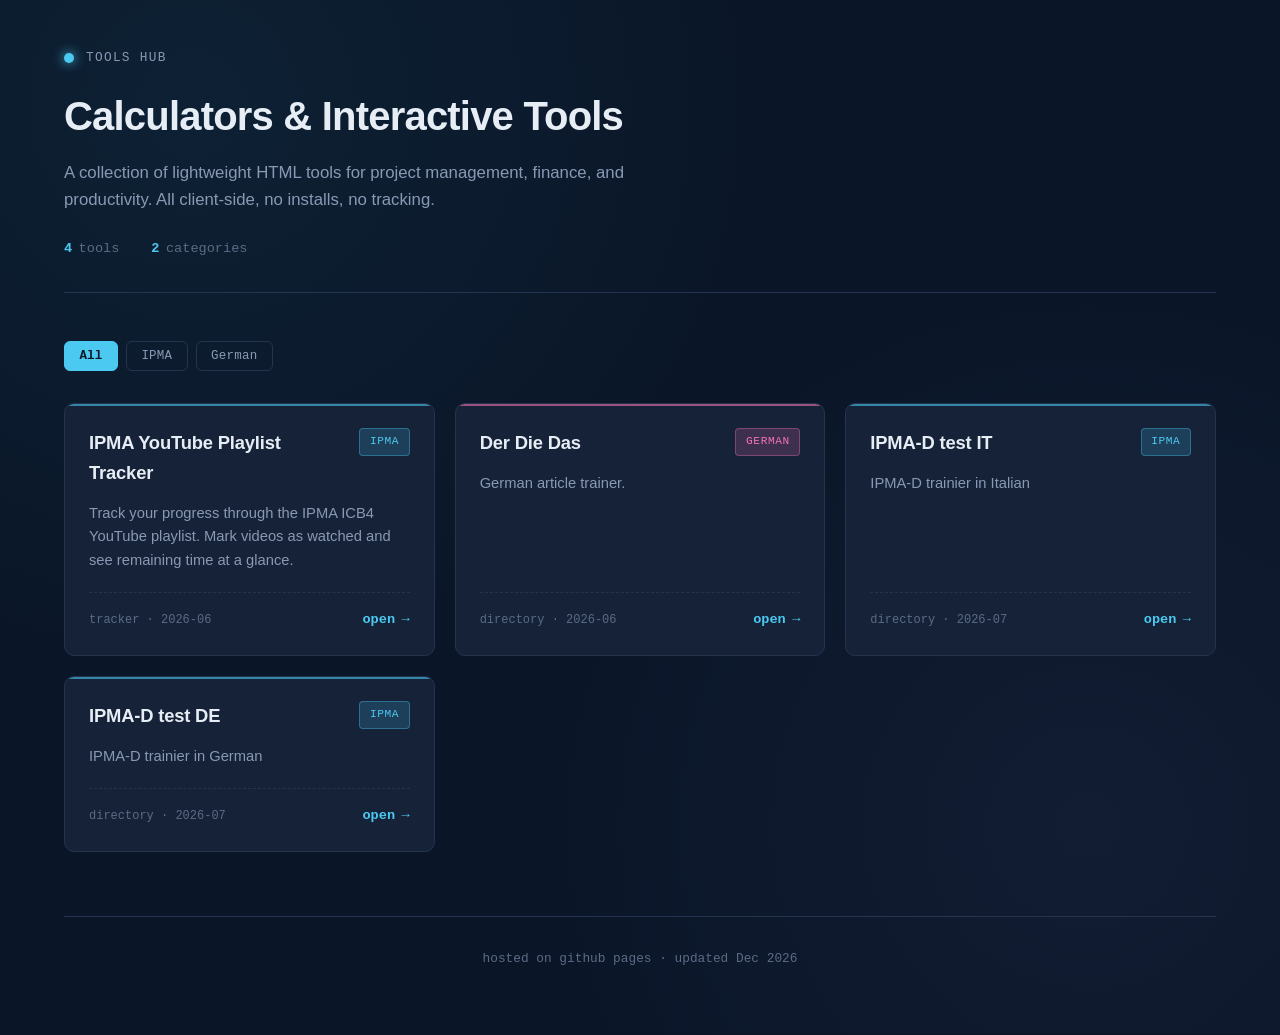
<file: index.html>
<!DOCTYPE html>
<html lang="en">
<head>
<meta charset="UTF-8" />
<meta name="viewport" content="width=device-width, initial-scale=1.0" />
<title>Tools Hub</title>
<link rel="stylesheet" href="styles.css">
</head>
<body>

<div class="container">

  <header>
    <div class="brand">
      <span class="brand-dot"></span>
      <span class="brand-label">Tools Hub</span>
    </div>
    <h1>Calculators &amp; Interactive Tools</h1>
    <p class="subtitle">
      A collection of lightweight HTML tools for project management, finance, and productivity.
      All client-side, no installs, no tracking.
    </p>
    <div class="stats">
      <div><span class="stat-value" id="toolCount">0</span><span class="stat-label">tools</span></div>
      <div><span class="stat-value" id="catCount">0</span><span class="stat-label">categories</span></div>
    </div>
  </header>

  <div class="filters" id="filters"></div>

  <div class="grid" id="grid"></div>

  <footer>
    hosted on github pages · updated <span id="updated"></span>
  </footer>

</div>

<script>
  /* ============================================================
     TOOLS REGISTRY
     ------------------------------------------------------------
     To add a new tool, just append an object to this array.
     Required: title, file, category, description
     Optional: type, updated
     ============================================================ */
  const TOOLS = [
    {
      title: "IPMA YouTube Playlist Tracker",
      file: "ipma-video-playlist-tracker/index.html",
      category: "IPMA",
      description: "Track your progress through the IPMA ICB4 YouTube playlist. Mark videos as watched and see remaining time at a glance.",
      type: "tracker",
      updated: "2026-06"

    },
    {
  title: "Der Die Das",
  file: "derdiedas/index.html", // Points to the folder
  category: "German",
  description: "German article trainer.",
  type: "directory",
  updated: "2026-06"
},
    {
  title: "IPMA-D test IT",
  file: "Ipma-level-d-trainer-it/index.html", // Points to the folder
  category: "IPMA",
  description: "IPMA-D trainier in Italian",
  type: "directory",
  updated: "2026-07"
},
    {
  title: "IPMA-D test DE",
  file: "Ipma-level-d-trainer/index.html", // Points to the folder
  category: "IPMA",
  description: "IPMA-D trainier in German",
  type: "directory",
  updated: "2026-07"
}
  ];

  /* Tag color palette by category */
  const TAG_COLORS = {
    "IPMA":         "#4cc9f0",
    "Finance":      "#10b981",
    "Planning":     "#f59e0b",
    "Productivity": "#a78bfa",
    "German":     "#f472b6",
    "General":      "#8a99b3"
  };

  const getColor = (cat) => TAG_COLORS[cat] || TAG_COLORS["General"];

  /* Render filters */
  const filtersEl = document.getElementById("filters");
  const gridEl = document.getElementById("grid");
  const categories = ["All", ...new Set(TOOLS.map(t => t.category))];

  categories.forEach(cat => {
    const btn = document.createElement("button");
    btn.className = "filter-btn" + (cat === "All" ? " active" : "");
    btn.textContent = cat;
    btn.dataset.cat = cat;
    btn.onclick = () => {
      document.querySelectorAll(".filter-btn").forEach(b => b.classList.remove("active"));
      btn.classList.add("active");
      renderGrid(cat);
    };
    filtersEl.appendChild(btn);
  });

  /* Render cards */
  function renderGrid(filter = "All") {
    const list = filter === "All" ? TOOLS : TOOLS.filter(t => t.category === filter);
    gridEl.innerHTML = "";

    if (list.length === 0) {
      gridEl.innerHTML = '<div class="empty">No tools in this category yet.</div>';
      return;
    }

    list.forEach(tool => {
      const color = getColor(tool.category);
      const card = document.createElement("article");
      card.className = "card";
      card.style.setProperty("--tag-color", color);

      card.innerHTML = `
        <div class="card-head">
          <h2 class="card-title">${tool.title}</h2>
          <span class="tag">${tool.category}</span>
        </div>
        <p class="card-desc">${tool.description}</p>
        <div class="card-meta">
          <span>${tool.type || "tool"} · ${tool.updated || ""}</span>
          <a class="card-link" href="${tool.file}">
            open <span class="arrow">→</span>
          </a>
        </div>
      `;
      gridEl.appendChild(card);
    });
  }

  /* Stats */
  document.getElementById("toolCount").textContent = TOOLS.length;
  document.getElementById("catCount").textContent = new Set(TOOLS.map(t => t.category)).size;
  document.getElementById("updated").textContent = new Date().toLocaleDateString("en-US", { month: "short", year: "numeric" });

  renderGrid();
</script>

</body>
</html>
</file>
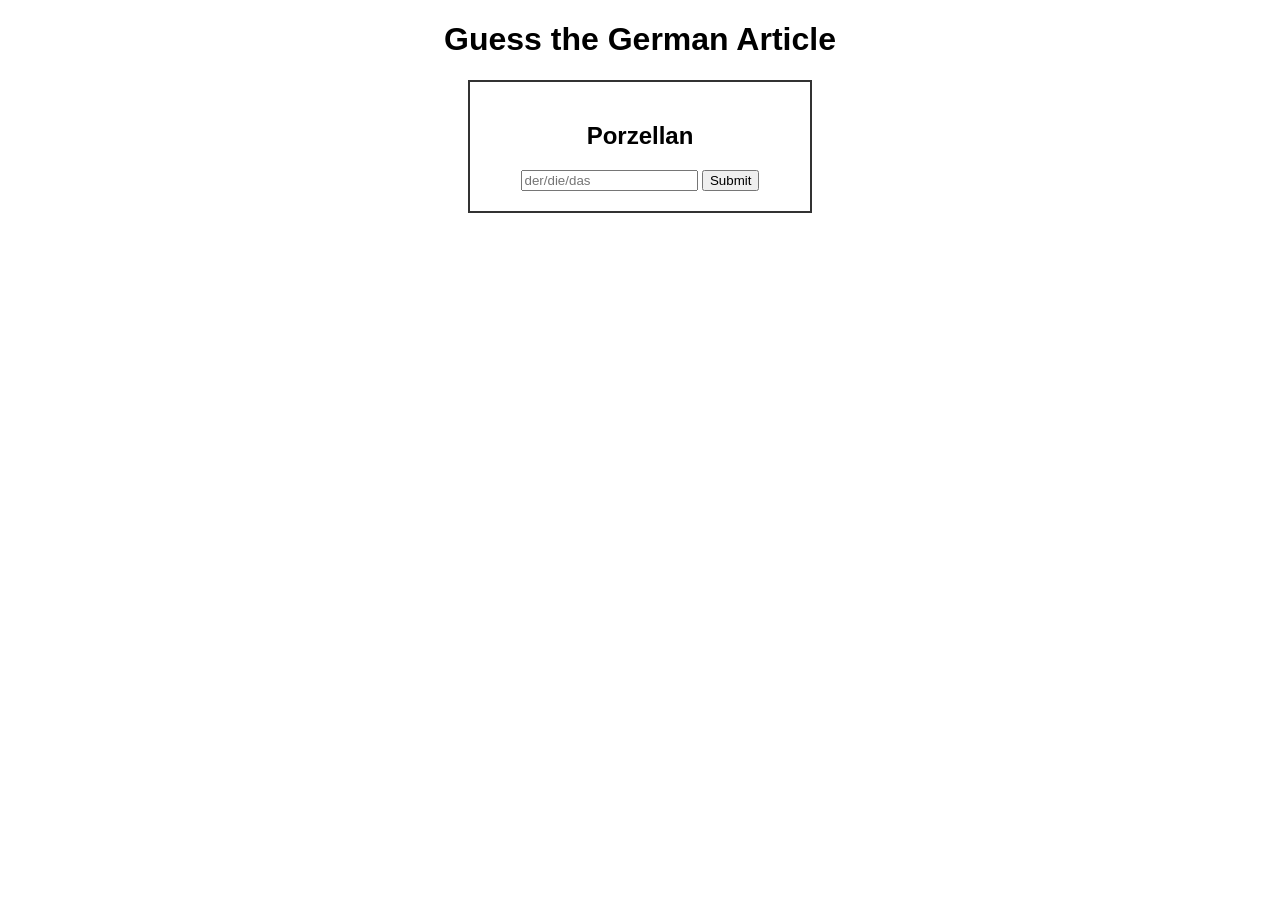
<file: derdiedas/Index.html>
<!DOCTYPE html>
<html lang="en">
<head>
    <meta charset="UTF-8">
    <meta name="viewport" content="width=device-width, initial-scale=1.0">
    <title>German Article Learning Cards</title>
    <style>
        body { font-family: Arial, sans-serif; text-align: center; }
        #card { border: 2px solid #333; padding: 20px; margin: 20px auto; width: 300px; }
        .hidden { display: none; }
    </style>
</head>
<body>
    <h1>Guess the German Article</h1>
    <div id="card">
        <h2 id="word"></h2>
        <input type="text" id="answer" placeholder="der/die/das">
        <button onclick="checkAnswer()">Submit</button>
        <p id="feedback" class="hidden"></p>
        <button id="next" class="hidden" onclick="nextCard()">Next</button>
    </div>

    <script src="script.js"></script>
</body>
</html>
</file>
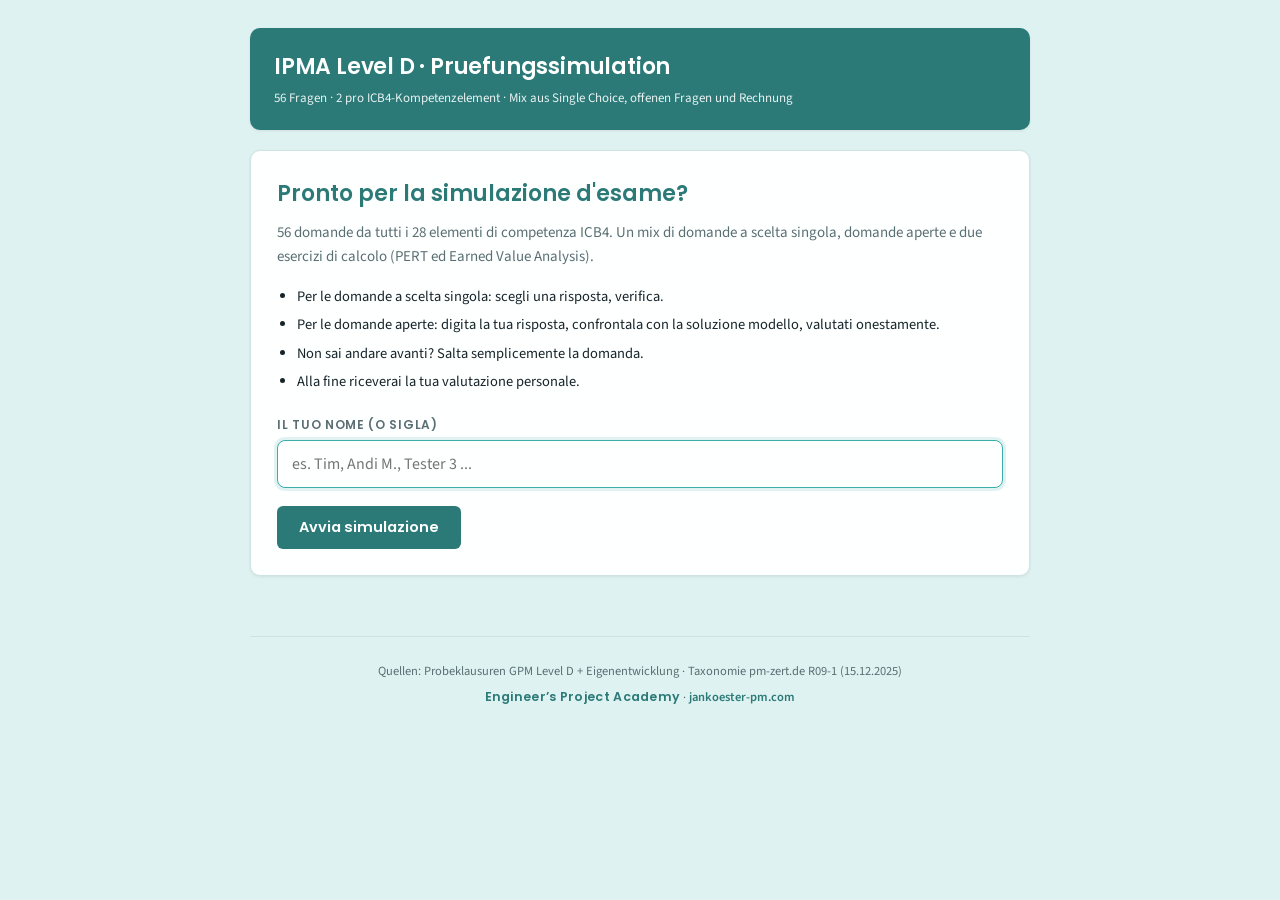
<file: Ipma-level-d-trainer-it/index.html>
<!DOCTYPE html>
<html lang="de">
<head>
<meta charset="UTF-8">
<meta name="viewport" content="width=device-width, initial-scale=1.0">
<title>IPMA Level D · Pruefungssimulation</title>
<link rel="preconnect" href="https://fonts.googleapis.com">
<link rel="preconnect" href="https://fonts.gstatic.com" crossorigin>
<link href="https://fonts.googleapis.com/css2?family=Poppins:wght@400;500;600;700&family=Source+Sans+3:wght@400;500;600&display=swap" rel="stylesheet">
<style>
  :root {
    --primary: #2B7A78;
    --secondary: #3AAFA9;
    --light: #DEF2F1;
    --dark: #17252A;
    --white: #FEFFFF;
    --muted: #5a6f74;
    --green: #2e8a5e;
    --red: #c0392b;
    --yellow: #c98a16;
    --border: #cfe4e2;
    --shadow: 0 1px 3px rgba(23,37,42,0.08);
  }
  * { box-sizing: border-box; margin: 0; padding: 0; }
  html, body { background: var(--light); color: var(--dark); font-family: "Source Sans 3", "Source Sans Pro", -apple-system, BlinkMacSystemFont, "Segoe UI", Helvetica, Arial, sans-serif; line-height: 1.55; -webkit-font-smoothing: antialiased; }
  .wrap { max-width: 820px; margin: 0 auto; padding: 28px 20px 80px; }

  header { background: var(--primary); color: var(--white); padding: 22px 24px; border-radius: 10px; margin-bottom: 20px; box-shadow: var(--shadow); }
  h1 { font-family: "Poppins", sans-serif; font-size: 22px; font-weight: 600; letter-spacing: -0.2px; }
  .sub { font-size: 13px; opacity: 0.9; margin-top: 4px; font-weight: 400; }

  .topbar { background: var(--white); border: 1px solid var(--border); border-radius: 10px; padding: 14px 18px; margin-bottom: 18px; display: flex; align-items: center; gap: 16px; box-shadow: var(--shadow); flex-wrap: wrap; }
  .topbar .name-chip { font-family: "Poppins", sans-serif; font-weight: 600; font-size: 13px; color: var(--white); background: var(--secondary); padding: 4px 10px; border-radius: 12px; white-space: nowrap; }
  .topbar .progress-text { font-family: "Poppins", sans-serif; font-weight: 600; font-size: 14px; color: var(--dark); white-space: nowrap; }
  .topbar .bar { flex: 1; min-width: 120px; height: 6px; background: var(--light); border-radius: 3px; overflow: hidden; }
  .topbar .fill { height: 100%; background: var(--secondary); transition: width 0.3s ease; }
  .topbar .score { font-family: "Poppins", sans-serif; font-weight: 600; font-size: 14px; color: var(--primary); white-space: nowrap; }

  .card { background: var(--white); border: 1px solid var(--border); border-radius: 10px; padding: 26px; margin-bottom: 16px; box-shadow: var(--shadow); }

  /* Startkarte */
  .start-card h2 { font-family: "Poppins", sans-serif; font-size: 22px; color: var(--primary); margin-bottom: 10px; font-weight: 600; }
  .start-card p { color: var(--muted); margin-bottom: 18px; font-size: 15px; }
  .start-card ul { color: var(--dark); font-size: 14.5px; margin: 0 0 22px 20px; }
  .start-card ul li { margin-bottom: 6px; }
  .start-card label { display: block; font-family: "Poppins", sans-serif; font-size: 12px; font-weight: 600; color: var(--muted); text-transform: uppercase; letter-spacing: 0.7px; margin-bottom: 6px; }
  .start-card input[type=text] { width: 100%; background: var(--white); border: 1.5px solid var(--border); border-radius: 8px; padding: 12px 14px; font-family: inherit; font-size: 16px; color: var(--dark); }
  .start-card input[type=text]:focus { outline: none; border-color: var(--secondary); box-shadow: 0 0 0 3px rgba(58,175,169,0.15); }
  .start-card .actions { margin-top: 18px; }

  .meta { display: flex; gap: 8px; flex-wrap: wrap; font-size: 11px; margin-bottom: 16px; }
  .tag { background: var(--light); color: var(--primary); padding: 4px 10px; border-radius: 12px; text-transform: uppercase; letter-spacing: 0.6px; font-weight: 600; }
  .tag.element { background: var(--primary); color: var(--white); }
  .tag.type { background: var(--secondary); color: var(--white); }
  .tag.bloom { background: transparent; border: 1px solid var(--border); color: var(--muted); }

  .frage { font-family: "Poppins", sans-serif; font-size: 17px; font-weight: 500; color: var(--dark); margin-bottom: 18px; line-height: 1.45; white-space: pre-wrap; }

  .optionen { list-style: none; display: flex; flex-direction: column; gap: 10px; }
  .optionen li { background: var(--white); border: 1.5px solid var(--border); border-radius: 8px; padding: 13px 15px; cursor: pointer; transition: all 0.15s; font-size: 15px; display: flex; gap: 12px; line-height: 1.4; }
  .optionen li:hover:not(.disabled) { border-color: var(--secondary); background: var(--light); }
  .optionen li.selected { border-color: var(--secondary); background: var(--light); }
  .optionen li.correct { border-color: var(--green); background: rgba(46,138,94,0.08); }
  .optionen li.wrong { border-color: var(--red); background: rgba(192,57,43,0.06); }
  .optionen li.disabled { cursor: default; }
  .optionen .letter { font-family: "Poppins", sans-serif; font-weight: 700; color: var(--secondary); min-width: 22px; }
  .optionen li.correct .letter { color: var(--green); }
  .optionen li.wrong .letter { color: var(--red); }

  textarea.eigenantwort { width: 100%; min-height: 110px; background: var(--white); color: var(--dark); border: 1.5px solid var(--border); border-radius: 8px; padding: 12px 14px; font-family: inherit; font-size: 15px; resize: vertical; line-height: 1.5; }
  textarea.eigenantwort:focus { outline: none; border-color: var(--secondary); box-shadow: 0 0 0 3px rgba(58,175,169,0.15); }

  .gegeben { background: var(--light); border-left: 3px solid var(--primary); padding: 12px 16px; margin: 14px 0; font-size: 14.5px; color: var(--dark); border-radius: 0 6px 6px 0; }
  .gegeben .titel { font-family: "Poppins", sans-serif; font-weight: 600; color: var(--primary); font-size: 12px; text-transform: uppercase; letter-spacing: 0.7px; margin-bottom: 6px; }
  .gegeben .zeile { display: flex; justify-content: space-between; gap: 12px; padding: 3px 0; border-bottom: 1px dashed rgba(43,122,120,0.18); }
  .gegeben .zeile:last-child { border-bottom: none; }
  .gegeben .key { color: var(--muted); }
  .gegeben .val { font-family: "Poppins", sans-serif; font-weight: 600; color: var(--dark); }

  .feedback { margin-top: 20px; padding: 16px 18px; background: var(--light); border-radius: 8px; border-left: 4px solid var(--primary); }
  .feedback.correct { border-left-color: var(--green); background: rgba(46,138,94,0.06); }
  .feedback.wrong { border-left-color: var(--red); background: rgba(192,57,43,0.05); }
  .feedback h4 { font-family: "Poppins", sans-serif; font-size: 13px; color: var(--primary); text-transform: uppercase; letter-spacing: 0.8px; margin-bottom: 10px; font-weight: 600; }
  .feedback.correct h4 { color: var(--green); }
  .feedback.wrong h4 { color: var(--red); }
  .feedback p, .feedback li { font-size: 14.5px; color: var(--dark); margin-bottom: 6px; white-space: pre-wrap; line-height: 1.5; }
  .feedback ul, .feedback ol { padding-left: 20px; }
  .feedback ul li, .feedback ol li { margin-bottom: 4px; }
  .feedback .label { color: var(--muted); font-size: 11px; text-transform: uppercase; letter-spacing: 0.7px; margin: 14px 0 6px; font-family: "Poppins", sans-serif; font-weight: 600; }

  .actions { display: flex; gap: 10px; margin-top: 20px; flex-wrap: wrap; }
  .btn { background: var(--primary); color: var(--white); border: none; padding: 11px 22px; border-radius: 6px; font-size: 14.5px; font-weight: 600; cursor: pointer; font-family: "Poppins", sans-serif; transition: background 0.15s; }
  .btn:hover { background: var(--secondary); }
  .btn:disabled { opacity: 0.4; cursor: not-allowed; }
  .btn.secondary { background: transparent; color: var(--primary); border: 1.5px solid var(--border); }
  .btn.secondary:hover { background: var(--light); border-color: var(--secondary); }

  .selfcheck { display: flex; gap: 8px; margin-top: 14px; flex-wrap: wrap; }
  .selfcheck .btn { flex: 1; min-width: 110px; padding: 10px 14px; font-size: 14px; }
  .sc-correct { background: var(--green); }
  .sc-correct:hover { background: #246e4b; }
  .sc-partial { background: var(--yellow); }
  .sc-partial:hover { background: #a87011; }
  .sc-wrong { background: var(--red); }
  .sc-wrong:hover { background: #99311f; }

  /* End-Screen */
  .end-screen h2 { font-family: "Poppins", sans-serif; font-size: 24px; color: var(--primary); margin-bottom: 4px; font-weight: 600; text-align: center; }
  .end-screen .name-out { text-align: center; color: var(--muted); margin-bottom: 18px; font-size: 15px; }
  .end-screen .name-out strong { color: var(--dark); font-family: "Poppins", sans-serif; }
  .end-screen .score-big { font-family: "Poppins", sans-serif; font-size: 60px; font-weight: 700; color: var(--primary); margin: 18px 0 4px; line-height: 1; text-align: center; }
  .end-screen .verdict { color: var(--muted); margin-bottom: 24px; font-size: 15.5px; text-align: center; }

  .result-grid { display: grid; grid-template-columns: repeat(4, 1fr); gap: 10px; margin: 24px 0 12px; }
  .result-grid .box { background: var(--light); border-radius: 8px; padding: 14px 8px; text-align: center; }
  .result-grid .box.correct { background: rgba(46,138,94,0.10); }
  .result-grid .box.partial { background: rgba(201,138,22,0.10); }
  .result-grid .box.wrong { background: rgba(192,57,43,0.08); }
  .result-grid .box.skip { background: rgba(90,111,116,0.08); }
  .result-grid .n { font-family: "Poppins", sans-serif; font-size: 26px; font-weight: 700; line-height: 1.2; }
  .result-grid .box.correct .n { color: var(--green); }
  .result-grid .box.partial .n { color: var(--yellow); }
  .result-grid .box.wrong .n { color: var(--red); }
  .result-grid .box.skip .n { color: var(--muted); }
  .result-grid .box .n { color: var(--primary); }
  .result-grid .l { font-size: 11px; color: var(--muted); text-transform: uppercase; letter-spacing: 0.6px; margin-top: 4px; font-weight: 600; font-family: "Poppins", sans-serif; }

  .breakdown { margin-top: 24px; }
  .breakdown h3 { font-family: "Poppins", sans-serif; font-size: 13px; color: var(--muted); text-transform: uppercase; letter-spacing: 0.7px; margin-bottom: 10px; font-weight: 600; }
  .breakdown table { width: 100%; border-collapse: collapse; font-size: 14px; }
  .breakdown th, .breakdown td { padding: 8px 10px; border-bottom: 1px solid var(--border); text-align: left; }
  .breakdown th { font-family: "Poppins", sans-serif; font-weight: 600; color: var(--muted); font-size: 12px; text-transform: uppercase; letter-spacing: 0.6px; }
  .breakdown td.num { text-align: right; font-variant-numeric: tabular-nums; }
  .breakdown td.bereich { font-family: "Poppins", sans-serif; font-weight: 600; color: var(--primary); }

  .verlauf { margin-top: 28px; }
  .verlauf h3 { font-family: "Poppins", sans-serif; font-size: 13px; color: var(--muted); text-transform: uppercase; letter-spacing: 0.7px; margin-bottom: 10px; font-weight: 600; display: flex; justify-content: space-between; align-items: center; }
  .verlauf .clear-link { font-size: 11px; text-transform: none; letter-spacing: 0; color: var(--muted); cursor: pointer; background: none; border: none; font-family: inherit; }
  .verlauf .clear-link:hover { color: var(--red); text-decoration: underline; }
  .verlauf-liste { list-style: none; }
  .verlauf-liste li { display: flex; justify-content: space-between; align-items: center; padding: 10px 12px; background: var(--light); border-radius: 6px; margin-bottom: 6px; font-size: 14px; }
  .verlauf-liste li.self { background: var(--secondary); color: var(--white); }
  .verlauf-liste li.self .meta-info { color: rgba(255,255,255,0.85); }
  .verlauf-liste .name-col { font-family: "Poppins", sans-serif; font-weight: 600; }
  .verlauf-liste .meta-info { font-size: 12px; color: var(--muted); margin-left: 8px; }
  .verlauf-liste .score-col { font-family: "Poppins", sans-serif; font-weight: 700; }

  .end-actions { display: flex; gap: 10px; margin-top: 26px; justify-content: center; flex-wrap: wrap; }

  footer { margin-top: 60px; padding-top: 24px; border-top: 1px solid var(--border); color: var(--muted); font-size: 12.5px; text-align: center; line-height: 1.6; }
  footer a { color: var(--primary); text-decoration: none; font-weight: 600; }
  footer a:hover { text-decoration: underline; }
  footer .epa-mark { font-family: "Poppins", sans-serif; font-weight: 600; color: var(--primary); letter-spacing: 0.3px; }

  @media (max-width: 600px) {
    .topbar { flex-wrap: wrap; gap: 10px; }
    .topbar .bar { order: 4; flex-basis: 100%; }
    .result-grid { grid-template-columns: repeat(2, 1fr); }
    h1 { font-size: 19px; }
    .frage { font-size: 16px; }
    .card { padding: 20px; }
    .wrap { padding: 18px 14px 60px; }
    .end-screen .score-big { font-size: 50px; }
  }
</style>
</head>
<body>
<div class="wrap">
  <header>
    <h1>IPMA Level D · Pruefungssimulation</h1>
    <p class="sub">56 Fragen · 2 pro ICB4-Kompetenzelement · Mix aus Single Choice, offenen Fragen und Rechnung</p>
  </header>

  <div id="topbar" class="topbar" style="display:none;">
    <span class="name-chip" id="name-chip">—</span>
    <span class="progress-text" id="progress-text">Frage 1 / 56</span>
    <div class="bar"><div class="fill" id="progress-fill" style="width:0%;"></div></div>
    <span class="score" id="score-text">0 / 0</span>
  </div>

  <div id="start-area"></div>
  <div id="question-area"></div>
  <div id="end-area" style="display:none;"></div>

  <footer>
    <p>Quellen: Probeklausuren GPM Level D + Eigenentwicklung · Taxonomie pm-zert.de R09-1 (15.12.2025)</p>
    <p style="margin-top:6px;"><span class="epa-mark">Engineer&rsquo;s Project Academy</span> · <a href="https://jankoester-pm.com" target="_blank" rel="noopener">jankoester-pm.com</a></p>
  </footer>
</div>

<script>
const QUESTIONS = [
  {
    "id": "F107",
    "icb4_bereich": "Perspective",
    "icb4_element": "3.1",
    "icb4_bezeichnung": "Strategia",
    "bloom_niveau": 1,
    "typ": "single_choice",
    "frage": "Cosa intende la ICB 4.0 per contributo di un progetto alla strategia aziendale?",
    "optionen": {
      "A": "Il progetto deve soddisfare contemporaneamente tutti gli obiettivi strategici dell'azienda.",
      "B": "Ogni progetto dovrebbe contribuire al raggiungimento di almeno un obiettivo strategico aziendale e tale contributo dovrebbe essere chiaramente indicato.",
      "C": "La strategia è esclusivamente compito della direzione aziendale, non del project manager.",
      "D": "Un progetto è strategico non appena ha un budget superiore a 500.000 euro."
    },
    "richtige_antwort": "B",
    "begruendung": "Secondo la ICB 4.0, i progetti devono essere inseriti nel quadro strategico dell'organizzazione. Il project manager deve conoscere e saper comunicare il contributo strategico del progetto.",
    "schwierigkeit": "facile",
    "quelle_klausur": "Sviluppo proprio Livello D",
    "niveau_hinweis": "Standard Livello D (Bloom 1)"
  },
  {
    "id": "OQ017",
    "icb4_bereich": "Perspective",
    "icb4_element": "3.1",
    "icb4_bezeichnung": "Strategia",
    "bloom_niveau": 2,
    "typ": "open",
    "frage": "Spiegate il concetto di 'successo del progetto' secondo la ICB 4.0. Distinguete tra successo del progetto e successo del prodotto e indicate tre criteri per ciascuno.",
    "musterloesung": [
      "Successo del progetto: il progetto è stato completato nell'ambito pianificato (triangolo magico)? Criteri: 1) rispetto dei tempi, 2) rispetto del budget, 3) prestazione/qualità concordata raggiunta.",
      "Successo del prodotto (successo del beneficio): il risultato del progetto genera il beneficio desiderato? Criteri: 1) soddisfazione del cliente, 2) obiettivi di business raggiunti (ad es. aumento di produttività), 3) accettazione da parte degli utenti.",
      "Aspetto importante: un progetto può essere concluso 'con successo' (tempi, costi, prestazioni ok) e comunque non avere successo di prodotto - ad esempio perché il sistema sviluppato non viene accettato.",
      "Viceversa: un progetto con ritardo nei tempi può comunque generare un elevato successo di prodotto.",
      "ICB 4.0: il successo sostenibile del progetto considera entrambe le dimensioni e include la soddisfazione degli stakeholder."
    ],
    "begruendung": "Successo del progetto rispetto a successo del prodotto è un concetto importante della ICB 4.0 e argomento frequente d'esame.",
    "schwierigkeit": "medio",
    "quelle_klausur": "Prova d'esame 3"
  },
  {
    "id": "F043",
    "icb4_bereich": "Perspective",
    "icb4_element": "3.2",
    "icb4_bezeichnung": "Governance, strutture e processi",
    "bloom_niveau": 2,
    "typ": "single_choice",
    "frage": "Quale compito ha un comitato direttivo (Steering Committee) nel progetto?",
    "optionen": {
      "A": "La gestione operativa quotidiana del progetto e il controllo dei membri del team.",
      "B": "Decisioni strategiche, approvazione delle fasi e delle risorse, nonché escalation dei problemi che il project manager non può risolvere.",
      "C": "Il controllo tecnico della qualità di tutti i risultati del progetto.",
      "D": "L'elaborazione della struttura di scomposizione del progetto insieme al team di progetto."
    },
    "richtige_antwort": "B",
    "begruendung": "Il comitato direttivo prende decisioni strategiche: approva i passaggi di fase, rilascia risorse e budget, riceve le escalation e rappresenta gli interessi del committente.",
    "schwierigkeit": "medio",
    "quelle_klausur": "Prova d'esame 3"
  },
  {
    "id": "OQ008",
    "icb4_bereich": "Perspective",
    "icb4_element": "3.2",
    "icb4_bezeichnung": "Governance, strutture e processi",
    "bloom_niveau": 2,
    "typ": "open",
    "frage": "Descrivete le tre classiche forme di organizzazione dei progetti (organizzazione a staff, a matrice e pura) e indicate per ciascuna un caso d'uso tipico, un vantaggio e uno svantaggio.",
    "musterloesung": [
      "1) Organizzazione a staff: il project manager non ha potere di comando, coordina soltanto. Vantaggio: nessuna interferenza nell'organizzazione di linea. Svantaggio: scarsa capacità di far valere le decisioni. Applicazione: piccoli progetti senza conflitti di risorse.",
      "2) Organizzazione a matrice: il project manager condivide il potere di comando con i responsabili di linea. Vantaggio: accesso più flessibile alle risorse. Svantaggio: conflitti tra la direzione di progetto e quella di linea. Applicazione: progetti di media grandezza in aziende con un'organizzazione di linea stabile.",
      "3) Organizzazione di progetto pura (autonoma): il project manager ha pieno potere di comando sul proprio team. Vantaggio: responsabilità chiara e decisioni rapide. Svantaggio: le risorse vengono sottratte alla linea - costoso. Applicazione: progetti grandi e strategici."
    ],
    "begruendung": "Le forme di organizzazione dei progetti sono un argomento obbligatorio della ICB 4.0 Perspective (3.2 Governance).",
    "schwierigkeit": "medio",
    "quelle_klausur": "Prova d'esame 5"
  },
  {
    "id": "F045",
    "icb4_bereich": "Perspective",
    "icb4_element": "3.3",
    "icb4_bezeichnung": "Compliance, standard e regolamenti",
    "bloom_niveau": 2,
    "typ": "single_choice",
    "frage": "Cosa si intende per 'Compliance' nel contesto del progetto?",
    "optionen": {
      "A": "Il rispetto di tutte le leggi, norme, disposizioni e standard etici interni ed esterni.",
      "B": "La completezza della documentazione di progetto alla fine di un progetto.",
      "C": "La corrispondenza del risultato del progetto con le specifiche tecniche.",
      "D": "L'approvazione finanziaria di tutte le spese del progetto da parte della direzione aziendale."
    },
    "richtige_antwort": "A",
    "begruendung": "La Compliance significa il rispetto di tutte le leggi rilevanti (ad es. sicurezza sul lavoro, protezione dei dati), norme (DIN, ISO), linee guida interne e standard etici applicabili al progetto.",
    "schwierigkeit": "facile",
    "quelle_klausur": "Prova d'esame 3"
  },
  {
    "id": "OQ027",
    "icb4_bereich": "Perspective",
    "icb4_element": "3.3",
    "icb4_bezeichnung": "Compliance, standard e regolamenti",
    "bloom_niveau": 2,
    "typ": "open",
    "frage": "Elencate e spiegate quattro requisiti di compliance esterni rilevanti per un tipico progetto di costruzione di impianti in Germania.",
    "musterloesung": [
      "1) Direttiva Macchine / Marcatura CE: le macchine devono soddisfare i requisiti fondamentali di sicurezza e salute ed essere dotate di marcatura CE.",
      "2) Regolamento sulla sicurezza operativa (BetrSichV): disciplina l'utilizzo sicuro delle attrezzature di lavoro - rilevante per la messa in servizio e la consegna al gestore.",
      "3) Sicurezza sul lavoro / norme DGUV: norme antinfortunistiche degli enti assicurativi di categoria - rilevanti per le fasi di montaggio in cantiere.",
      "4) Diritto ambientale / BImSchG (legge federale sulla protezione dalle emissioni): per impianti con emissioni (rumore, gas di scarico, calore residuo) devono essere rispettati permessi e valori limite.",
      "Ulteriore esempio: GDPR (protezione dei dati) se gli impianti raccolgono dati; direttiva sulle attrezzature a pressione per i recipienti a pressione.",
      "Conseguenza per il PM: i requisiti di compliance devono essere identificati all'inizio del progetto e integrati nel piano di progetto."
    ],
    "begruendung": "La Compliance è un argomento obbligatorio della ICB 4.0 Perspective 3.3 - particolarmente rilevante nel contesto M&A.",
    "schwierigkeit": "medio",
    "quelle_klausur": "Prova d'esame 3"
  },
  {
    "id": "F046",
    "icb4_bereich": "Perspective",
    "icb4_element": "3.4",
    "icb4_bezeichnung": "Potere e interessi",
    "bloom_niveau": 2,
    "typ": "single_choice",
    "frage": "Quali tipi di potere può utilizzare un project manager in un progetto?",
    "optionen": {
      "A": "Solo il potere formale derivante dalla propria posizione gerarchica.",
      "B": "Potere formale (posizione), potere esperto (competenza tecnica), potere relazionale (rete di contatti) e potere di identificazione (modello di riferimento).",
      "C": "Esclusivamente potere informale, poiché i project manager non hanno potere di comando.",
      "D": "Solo potere esperto e potere relazionale, poiché i project manager non hanno potere formale."
    },
    "richtige_antwort": "B",
    "begruendung": "I project manager possono utilizzare diverse fonti di potere: potere formale (ruolo/posizione), potere esperto (competenza tecnica), potere relazionale (rete personale) e potere di identificazione (effetto di modello di riferimento).",
    "schwierigkeit": "medio",
    "quelle_klausur": "Prova d'esame 5"
  },
  {
    "id": "OQ024",
    "icb4_bereich": "Perspective",
    "icb4_element": "3.4",
    "icb4_bezeichnung": "Potere e interessi",
    "bloom_niveau": 2,
    "typ": "open",
    "frage": "Spiegate le quattro fonti di potere che un project manager può utilizzare e associate a ciascuna un esempio pratico.",
    "musterloesung": [
      "1) Potere formale (potere di posizione): si basa sul ruolo ufficiale e sui relativi diritti di comando. Esempio: il project manager impartisce a un membro del team un'istruzione diretta nell'ambito del proprio ruolo di progetto.",
      "2) Potere esperto (competenza tecnica): si basa su conoscenze tecniche o metodologiche particolari. Esempio: il project manager convince il team grazie alla sua competenza nella tecnologia degli impianti.",
      "3) Potere relazionale (rete di contatti): si basa su relazioni personali e fiducia. Esempio: il project manager ottiene rapidamente risorse da un responsabile di reparto amico, grazie al buon rapporto che ha con lui.",
      "4) Potere di identificazione (effetto di modello di riferimento): gli altri vogliono comportarsi come il project manager perché lo vedono come un modello. Esempio: il team lavora con motivazione perché il project manager vive personalmente standard elevati e comunica con entusiasmo.",
      "Pratica: nelle organizzazioni a matrice senza potere di comando formale, il potere esperto e quello relazionale sono particolarmente importanti."
    ],
    "begruendung": "Le fonti di potere sono conoscenze di base della ICB 4.0 Perspective 3.4 - rilevanti per il ruolo di project manager.",
    "schwierigkeit": "facile",
    "quelle_klausur": "Prova d'esame 5"
  },
  {
    "id": "F047",
    "icb4_bereich": "Perspective",
    "icb4_element": "3.5",
    "icb4_bezeichnung": "Cultura e valori",
    "bloom_niveau": 2,
    "typ": "single_choice",
    "frage": "Perché la cultura aziendale e di progetto è rilevante per il successo del progetto?",
    "optionen": {
      "A": "La cultura è irrilevante, poiché solo la competenza tecnica determina il successo del progetto.",
      "B": "Influenza il modo in cui vengono prese le decisioni, risolti i conflitti e condivise le informazioni - e quindi direttamente il risultato del progetto.",
      "C": "La cultura è rilevante solo nei progetti internazionali con diverse nazionalità.",
      "D": "La cultura di progetto riguarda esclusivamente il livello dirigenziale, non il team operativo."
    },
    "richtige_antwort": "B",
    "begruendung": "La cultura aziendale e di progetto plasma i comportamenti, i processi decisionali, la comunicazione e la collaborazione. Una cultura aperta e tollerante verso gli errori favorisce l'apprendimento e il successo del progetto.",
    "schwierigkeit": "medio",
    "quelle_klausur": "Prova d'esame 3"
  },
  {
    "id": "OQ012",
    "icb4_bereich": "Perspective",
    "icb4_element": "3.5",
    "icb4_bezeichnung": "Cultura e valori",
    "bloom_niveau": 3,
    "typ": "open",
    "frage": "Un'azienda ha una cultura aziendale in cui gli errori sono un tabù ('non ammettere gli errori'). State dirigendo un progetto di sviluppo e volete costruire una cultura di progetto tollerante verso gli errori. Quali misure concrete adottate?",
    "musterloesung": [
      "Misura 1: istituire sessioni di lessons learned - regolarmente, non solo alla fine del progetto. Gli errori vengono trattati come opportunità di apprendimento.",
      "Misura 2: comunicare apertamente i propri errori come project manager e mostrare come gestirli - funzione di modello di riferimento.",
      "Misura 3: introdurre retrospettive (ad es. dopo ogni fase del progetto): cosa è andato bene? Cosa possiamo migliorare? Nessuna attribuzione di colpe.",
      "Misura 4: istituire un sistema di allerta precoce - incoraggiare i membri del team a segnalare i problemi presto, senza temere conseguenze.",
      "Misura 5: riconoscere e lodare esplicitamente i successi e il coraggio di essere aperti.",
      "Aspetto importante: il cambiamento culturale richiede tempo e coerenza - affermazioni e comportamenti devono coincidere."
    ],
    "begruendung": "Cultura e valori (ICB 4.0 Perspective 3.5) è un argomento d'esame crescente, poiché riflette direttamente la competenza di leadership.",
    "schwierigkeit": "difficile",
    "quelle_klausur": "Prova d'esame 3"
  },
  {
    "id": "F039",
    "icb4_bereich": "People",
    "icb4_element": "4.1",
    "icb4_bezeichnung": "Autoriflessione e autogestione",
    "bloom_niveau": 2,
    "typ": "single_choice",
    "frage": "Cosa descrive la matrice di Eisenhower come strumento di autogestione?",
    "optionen": {
      "A": "Un metodo per la definizione delle priorità dei progetti in base alla dimensione del budget e alla rilevanza strategica.",
      "B": "Una matrice a 4 quadranti che suddivide i compiti in livelli di priorità in base a importanza e urgenza.",
      "C": "Un modello di leadership che disciplina la delega dei compiti in base alla competenza dei collaboratori.",
      "D": "Un modello di ruoli di squadra per l'assegnazione delle funzioni di progetto."
    },
    "richtige_antwort": "B",
    "begruendung": "La matrice di Eisenhower suddivide i compiti in quattro quadranti: importante/urgente (fare subito), importante/non urgente (pianificare), non importante/urgente (delegare), non importante/non urgente (eliminare).",
    "schwierigkeit": "facile",
    "quelle_klausur": "Prova d'esame 3"
  },
  {
    "id": "OQ023",
    "icb4_bereich": "People",
    "icb4_element": "4.1",
    "icb4_bezeichnung": "Autoriflessione e autogestione",
    "bloom_niveau": 3,
    "typ": "open",
    "frage": "Siete project manager e notate che nelle fasi di stress tendete a svolgere tutti i compiti da soli invece di delegare. Quali misure vi aiutano ad attuare la delega in modo sistematico?",
    "musterloesung": [
      "Autoriflessione: riconoscere il proprio comportamento è il primo passo. Analizzare gli schemi: quando tendo a fare tutto da solo? Perché? (Paura di perdere il controllo, sfiducia, pressione del tempo?).",
      "Applicare il principio di Eisenhower: distinguere con coerenza tra i compiti che devo svolgere personalmente (importanti e strategici) e quelli che possono essere delegati.",
      "Preparare la delega: comunicare una descrizione chiara del compito, l'obiettivo, le risorse, il margine decisionale e la scadenza.",
      "Costruire fiducia: lasciare crescere consapevolmente i membri del team con compiti più piccoli, dare feedback, non intervenire subito.",
      "Controllo senza microgestione: milestone concordate e check-in invece di controllo costante - dà margine di manovra e crea fiducia.",
      "Riflessione: dopo le fasi di stress, riflettere sistematicamente su cosa avrebbe potuto essere delegato."
    ],
    "begruendung": "Autogestione e delega sono argomenti centrali della ICB 4.0 People 4.1 - particolarmente rilevanti per gli ingegneri in nuovi ruoli di project management.",
    "schwierigkeit": "medio",
    "quelle_klausur": "Prova d'esame 3"
  },
  {
    "id": "F050",
    "icb4_bereich": "People",
    "icb4_element": "4.2",
    "icb4_bezeichnung": "Integrità e affidabilità",
    "bloom_niveau": 2,
    "typ": "single_choice",
    "frage": "Cosa significa integrità nel contesto della ICB 4.0 per un project manager?",
    "optionen": {
      "A": "Competenza tecnica e pianificazione del progetto priva di errori.",
      "B": "Agire con coerenza secondo i propri valori e principi etici, anche sotto pressione.",
      "C": "La capacità di redigere in modo completo e corretto tutti i documenti di progetto.",
      "D": "La lealtà verso il committente, indipendentemente dai propri valori."
    },
    "richtige_antwort": "B",
    "begruendung": "L'integrità secondo la ICB 4.0 significa agire con coerenza secondo i propri valori e principi etici, anche quando è scomodo. Ciò include onestà, equità e affidabilità.",
    "schwierigkeit": "medio",
    "quelle_klausur": "Prova d'esame 3"
  },
  {
    "id": "F115",
    "icb4_bereich": "People",
    "icb4_element": "4.2",
    "icb4_bezeichnung": "Integrità e affidabilità",
    "bloom_niveau": 2,
    "typ": "single_choice",
    "frage": "Un project manager viene a sapere che un membro del team ha documentato in modo scorretto le ore di lavoro. È amico di questa persona. Come si comporta in modo integro?",
    "optionen": {
      "A": "Copre l'accaduto per non mettere a rischio l'amicizia.",
      "B": "Parla prima personalmente con il membro del team, documenta l'accaduto e lo segnala secondo le regole aziendali.",
      "C": "Ignora la documentazione scorretta, purché il budget sia rispettato.",
      "D": "Sostituisce immediatamente la persona con un altro membro del team."
    },
    "richtige_antwort": "B",
    "begruendung": "L'integrità richiede un comportamento conforme alle regole indipendentemente dalle relazioni personali. Il colloquio diretto è rispettoso, ma l'obbligo di segnalazione resta comunque valido. Coprire il fatto costituirebbe una violazione dell'integrità.",
    "schwierigkeit": "medio",
    "quelle_klausur": "Sviluppo proprio Livello D",
    "niveau_hinweis": "Standard Livello D (Bloom 2)"
  },
  {
    "id": "F031",
    "icb4_bereich": "People",
    "icb4_element": "4.3",
    "icb4_bezeichnung": "Comunicazione personale",
    "bloom_niveau": 1,
    "typ": "single_choice",
    "frage": "Il modello di comunicazione di Watzlawick afferma che ogni comunicazione ha un aspetto di contenuto e uno di relazione. Cosa significa l'assioma 'Non si può non comunicare'?",
    "optionen": {
      "A": "Ogni persona deve parlare costantemente per comunicare.",
      "B": "Anche il silenzio o il non agire sono una forma di comunicazione.",
      "C": "La comunicazione scritta è sempre meno efficace di quella orale.",
      "D": "I segnali non verbali sono irrilevanti per la comunicazione di progetto."
    },
    "richtige_antwort": "B",
    "begruendung": "Il primo assioma di Watzlawick afferma: non si può non comunicare. Anche il silenzio, il distogliere lo sguardo o l'inattività trasmettono un messaggio e costituiscono quindi comunicazione.",
    "schwierigkeit": "medio",
    "quelle_klausur": "Prova d'esame 2"
  },
  {
    "id": "OQ014",
    "icb4_bereich": "People",
    "icb4_element": "4.3",
    "icb4_bezeichnung": "Comunicazione personale",
    "bloom_niveau": 3,
    "typ": "open",
    "frage": "Spiegate il modello delle quattro orecchie di Schulz von Thun sulla base di un esempio concreto di progetto. Quali conseguenze pratiche ha per la comunicazione come project manager?",
    "musterloesung": [
      "Il modello delle quattro orecchie: ogni messaggio ha quattro lati: 1) lato del contenuto (cosa viene comunicato?), 2) lato dell'autorivelazione (cosa dico di me stesso?), 3) lato della relazione (come vedo il destinatario?), 4) lato dell'appello (cosa voglio dal destinatario?).",
      "Esempio: il project manager dice: 'La documentazione ancora una volta non è pronta.' - Lato del contenuto: manca la documentazione. - Autorivelazione: sono infastidito/sotto pressione. - Lato della relazione: tu non lavori in modo affidabile. - Appello: consegna la documentazione adesso.",
      "Problema: il collaboratore potrebbe percepire soprattutto il lato della relazione ('vengo criticato') e reagire in modo difensivo.",
      "Conseguenza per il project manager: prestare attenzione consapevole alla formulazione - scegliere un linguaggio oggettivo, messaggi in prima persona invece di accuse in seconda persona, formulare chiaramente gli appelli.",
      "Formulazione migliore: 'Ho bisogno della documentazione entro domani alle 12 per il colloquio con il cliente. Di cosa hai bisogno perché funzioni?'"
    ],
    "begruendung": "I modelli di comunicazione sono un argomento obbligatorio della ICB 4.0 People 4.3.",
    "schwierigkeit": "medio",
    "quelle_klausur": "Prova d'esame 2"
  },
  {
    "id": "F096",
    "icb4_bereich": "People",
    "icb4_element": "4.4",
    "icb4_bezeichnung": "Relazioni e impegno",
    "bloom_niveau": 2,
    "typ": "single_choice",
    "frage": "Quale differenza fa se un project manager cura le relazioni con gli stakeholder in modo reattivo o proattivo?",
    "optionen": {
      "A": "Nessuna — gli stakeholder reagiscono sempre allo stesso modo, indipendentemente da come viene curata la relazione.",
      "B": "La cura proattiva delle relazioni costruisce fiducia prima che sorgano conflitti; la cura reattiva interviene solo quando ci sono problemi.",
      "C": "La cura reattiva è più efficiente, perché non vengono sprecate risorse.",
      "D": "La cura proattiva ha senso solo con gli stakeholder esterni."
    },
    "richtige_antwort": "B",
    "begruendung": "Una gestione proattiva delle relazioni crea una solida base di fiducia che funge da cuscinetto in caso di conflitto. L'azione reattiva, invece, inizia spesso quando le posizioni si sono già irrigidite.",
    "schwierigkeit": "medio",
    "quelle_klausur": "Sviluppo proprio Livello D",
    "niveau_hinweis": "Standard Livello D (Bloom 2)"
  },
  {
    "id": "F127",
    "icb4_bereich": "People",
    "icb4_element": "4.4",
    "icb4_bezeichnung": "Relazioni e impegno",
    "bloom_niveau": 2,
    "typ": "single_choice",
    "frage": "La teoria dei due fattori di Herzberg distingue tra motivatori e fattori igienici. Quale delle seguenti affermazioni descrive correttamente questa teoria?",
    "optionen": {
      "A": "Motivatori e fattori igienici agiscono in modo identico e sono sostanzialmente intercambiabili.",
      "B": "I fattori igienici (ad es. retribuzione, condizioni di lavoro) generano soddisfazione attiva, i motivatori prevengono l'insoddisfazione.",
      "C": "I motivatori (ad es. riconoscimento, responsabilità, avanzamento) generano soddisfazione; i fattori igienici (ad es. retribuzione, condizioni di lavoro) prevengono l'insoddisfazione, ma di per sé non creano motivazione.",
      "D": "Solo i fattori estrinseci come stipendio e bonus agiscono in modo duraturo sulla motivazione."
    },
    "richtige_antwort": "C",
    "begruendung": "Herzberg mostra: soddisfazione e insoddisfazione non sono due poli di un'unica scala, ma due dimensioni indipendenti. I fattori igienici prevengono l'insoddisfazione quando sono soddisfatti, ma non creano motivazione. La motivazione autentica nasce solo dai motivatori - lavoro interessante, responsabilità, riconoscimento, possibilità di sviluppo. Per i project manager questo significa: la retribuzione da sola non motiva.",
    "schwierigkeit": "medio",
    "quelle_klausur": "Sviluppo proprio Livello D - conforme al deck",
    "niveau_hinweis": "Standard Livello D (Bloom 2)"
  },
  {
    "id": "F123",
    "icb4_bereich": "People",
    "icb4_element": "4.5",
    "icb4_bezeichnung": "Leadership",
    "bloom_niveau": 2,
    "typ": "single_choice",
    "frage": "Quali tre stili di leadership classici si distinguono nel continuum della leadership (ad es. secondo Tannenbaum/Schmidt)?",
    "optionen": {
      "A": "Direttivo, di coaching, delegante",
      "B": "Autoritario, cooperativo, laissez-faire",
      "C": "Transazionale, trasformazionale, carismatico",
      "D": "Orientato al compito, orientato alla relazione, orientato al risultato"
    },
    "richtige_antwort": "B",
    "begruendung": "Il continuum classico distingue tre stili fondamentali: autoritario (il responsabile decide da solo), cooperativo (decisione in dialogo con il team) e laissez-faire (i collaboratori agiscono in gran parte in autonomia). La scelta dello stile adeguato dipende dalla situazione, dal team e dal compito.",
    "schwierigkeit": "facile",
    "quelle_klausur": "Sviluppo proprio Livello D - conforme al deck",
    "niveau_hinweis": "Standard Livello D (Bloom 2)"
  },
  {
    "id": "OQ010",
    "icb4_bereich": "People",
    "icb4_element": "4.5",
    "icb4_bezeichnung": "Leadership",
    "bloom_niveau": 3,
    "typ": "open",
    "frage": "Descrivete il modello della leadership situazionale secondo Hersey e Blanchard. Applicatelo al seguente esempio: un ingegnere (5 anni di esperienza) assume per la prima volta un ruolo di responsabile di sottoprogetto. È competente sul piano tecnico, ma insicuro nel nuovo ruolo.",
    "musterloesung": [
      "Il modello: lo stile di leadership si orienta al grado di maturità (livello di sviluppo) del collaboratore. Grado di maturità = competenza (saper fare) × impegno (voler fare).",
      "4 stili di leadership: dirigere/istruire (R1: poca competenza + poco impegno), coaching (R2: un po' di competenza + poco impegno), sostenere (R3: molta competenza + poco impegno), delegare (R4: molta competenza + molto impegno).",
      "Analisi dell'esempio: competente sul piano tecnico = alta competenza. Insicuro nel nuovo ruolo = basso impegno/coinvolgimento in questa funzione. → Grado di maturità M3.",
      "Stile di leadership adeguato: sostenere/partecipativo (S3). Il project manager dà poche istruzioni, coinvolge il collaboratore nelle decisioni, dà feedback regolare e lo incoraggia.",
      "Non adatto: delegare (troppa insicurezza) o dirigere (sottovaluta le capacità)."
    ],
    "begruendung": "La leadership situazionale è un modello centrale della competenza ICB 4.0 People 4.5 Leadership.",
    "schwierigkeit": "medio",
    "quelle_klausur": "Prova d'esame 5"
  },
  {
    "id": "F035",
    "icb4_bereich": "People",
    "icb4_element": "4.6",
    "icb4_bezeichnung": "Lavoro di squadra",
    "bloom_niveau": 1,
    "typ": "single_choice",
    "frage": "Quali sono le cinque fasi dello sviluppo del team secondo Tuckman, nell'ordine corretto?",
    "optionen": {
      "A": "Storming, Forming, Norming, Performing, Adjourning",
      "B": "Forming, Norming, Storming, Performing, Adjourning",
      "C": "Forming, Storming, Norming, Performing, Adjourning",
      "D": "Planning, Forming, Storming, Performing, Closing"
    },
    "richtige_antwort": "C",
    "begruendung": "Le cinque fasi secondo Tuckman sono: Forming (orientamento), Storming (conflitti), Norming (definizione delle regole), Performing (alte prestazioni), Adjourning (scioglimento). L'ordine è fisso.",
    "schwierigkeit": "facile",
    "quelle_klausur": "Prova d'esame 2"
  },
  {
    "id": "OQ026",
    "icb4_bereich": "People",
    "icb4_element": "4.6",
    "icb4_bezeichnung": "Lavoro di squadra",
    "bloom_niveau": 2,
    "typ": "open",
    "frage": "Descrivete tre caratteristiche tipiche dei team di progetto ad alte prestazioni (fase di Performing secondo Tuckman) e spiegate come un project manager può favorire queste caratteristiche.",
    "musterloesung": [
      "Caratteristica 1 - Alta responsabilità individuale: i membri del team si assumono compiti di propria iniziativa e prendono decisioni decentralizzate. Sviluppo: dare margine di manovra, mostrare fiducia, trattare gli errori come opportunità di apprendimento.",
      "Caratteristica 2 - Comunicazione aperta e cultura del feedback: i problemi vengono affrontati presto, il feedback è normale. Sviluppo: introdurre retrospettive, richiedere attivamente feedback, gestire in prima persona gli errori in modo aperto.",
      "Caratteristica 3 - Comprensione condivisa degli obiettivi: tutti sanno per cosa lavora il team e si identificano con l'obiettivo del progetto. Sviluppo: comunicare chiaramente la visione del progetto, celebrare i progressi, favorire un senso di significato.",
      "Principio: il project manager nella fase di Performing è meno una guida e più un coach e un facilitatore."
    ],
    "begruendung": "Lo sviluppo del team è un argomento centrale della ICB 4.0 People 4.6 - la fase di Performing come stato ideale è un argomento d'esame frequente.",
    "schwierigkeit": "medio",
    "quelle_klausur": "Prova d'esame 3"
  },
  {
    "id": "F125",
    "icb4_bereich": "People",
    "icb4_element": "4.7",
    "icb4_bezeichnung": "Conflitti e crisi",
    "bloom_niveau": 1,
    "typ": "single_choice",
    "frage": "Quale delle seguenti affermazioni descrive la differenza tra un conflitto e una crisi nel contesto del progetto?",
    "optionen": {
      "A": "I conflitti nascono sempre tra persone, le crisi sempre da problemi tecnici.",
      "B": "Un conflitto è un contrasto di interessi che può degenerare; una crisi è una minaccia acuta al successo del progetto che richiede un'azione immediata.",
      "C": "Le crisi sono sempre causate dal committente, i conflitti dal team.",
      "D": "I conflitti nei progetti sono normali e positivi, le crisi possono essere ignorate."
    },
    "richtige_antwort": "B",
    "begruendung": "I conflitti sono contrasti di interessi che, se non gestiti, degenerano. Una crisi è un disturbo acuto che minaccia direttamente il successo del progetto e richiede una reazione immediata. Entrambi richiedono una gestione strutturata, ma con urgenza diversa.",
    "schwierigkeit": "facile",
    "quelle_klausur": "Sviluppo proprio Livello D",
    "niveau_hinweis": "Standard Livello D (Bloom 1)"
  },
  {
    "id": "OQ006",
    "icb4_bereich": "People",
    "icb4_element": "4.7",
    "icb4_bezeichnung": "Conflitti e crisi",
    "bloom_niveau": 3,
    "typ": "open",
    "frage": "Due membri del vostro team (il progettista A e l'ingegnere di progetto B) portano un litigio davanti a voi. A accusa B di aver modificato i suoi risultati di lavoro senza consultarlo. B dice che A non è collaborativo. Descrivete il vostro approccio concreto alla risoluzione del conflitto.",
    "musterloesung": [
      "Passo 1: ascoltare entrambe le parti separatamente - in modo oggettivo, senza giudicare. Obiettivo: comprendere entrambe le prospettive.",
      "Passo 2: moderare un colloquio congiunto - stabilire regole: rimanere oggettivi, lasciare finire di parlare, usare messaggi in prima persona.",
      "Passo 3: chiarire i fatti - cosa è realmente accaduto? Separare i fatti dalle interpretazioni.",
      "Passo 4: individuare gli interessi - di cosa ha bisogno A? Di cosa ha bisogno B? Spesso dietro le posizioni si nascondono interessi legittimi.",
      "Passo 5: elaborare una soluzione condivisa - ad es. accordi chiari sui processi di modifica, chi approva cosa.",
      "Passo 6: documentare e monitorare l'accordo.",
      "Principio: non far degenerare i conflitti finché sono risolvibili a livello di team. Escalation solo se necessario."
    ],
    "begruendung": "La risoluzione dei conflitti è un'area di competenza pratica (ICB 4.0 People) con alta rilevanza d'esame.",
    "schwierigkeit": "medio",
    "quelle_klausur": "Prova d'esame 3"
  },
  {
    "id": "F064",
    "icb4_bereich": "People",
    "icb4_element": "4.8",
    "icb4_bezeichnung": "Versatilità",
    "bloom_niveau": 2,
    "typ": "single_choice",
    "frage": "Cosa significa versatilità secondo la ICB 4.0 per un project manager?",
    "optionen": {
      "A": "La capacità di utilizzare più strumenti software contemporaneamente.",
      "B": "La capacità di adattare il proprio comportamento in modo flessibile a situazioni, persone e culture diverse.",
      "C": "La competenza tecnica in più ambiti specialistici contemporaneamente.",
      "D": "La capacità di dirigere più progetti contemporaneamente."
    },
    "richtige_antwort": "B",
    "begruendung": "La versatilità secondo la ICB 4.0 indica la capacità di adattare il proprio comportamento in base alla situazione: diversi stili di leadership, approcci comunicativi e sensibilità interculturale a seconda del contesto.",
    "schwierigkeit": "medio",
    "quelle_klausur": "Prova d'esame 3"
  },
  {
    "id": "F099",
    "icb4_bereich": "People",
    "icb4_element": "4.8",
    "icb4_bezeichnung": "Versatilità",
    "bloom_niveau": 2,
    "typ": "single_choice",
    "frage": "Perché la versatilità è particolarmente importante per i project manager nella costruzione di macchinari e impianti?",
    "optionen": {
      "A": "Perché di norma i project manager devono aver studiato più discipline specialistiche.",
      "B": "Perché i progetti M&A comprendono tipicamente molte discipline specialistiche, culture e livelli gerarchici diversi, che richiedono approcci differenti.",
      "C": "Perché la IPMA richiede la versatilità come prova obbligatoria per la certificazione.",
      "D": "Perché i problemi tecnici impongono sempre approcci di soluzione flessibili."
    },
    "richtige_antwort": "B",
    "begruendung": "I progetti M&A riuniscono meccanici, elettrotecnici, ingegneri del software, addetti agli acquisti e partner esterni. Questo mix richiede approcci diversi di comunicazione, leadership e risoluzione dei problemi.",
    "schwierigkeit": "medio",
    "quelle_klausur": "Sviluppo proprio Livello D",
    "niveau_hinweis": "Standard Livello D (Bloom 2)"
  },
  {
    "id": "F117",
    "icb4_bereich": "People",
    "icb4_element": "4.9",
    "icb4_bezeichnung": "Negoziazioni",
    "bloom_niveau": 2,
    "typ": "single_choice",
    "frage": "Un fornitore richiede un aumento di prezzo del 15% per componenti già saldamente pianificati. Quale strategia negoziale è sensata in questo caso?",
    "optionen": {
      "A": "Accettare subito, per non perdere il fornitore.",
      "B": "Rifiutare la richiesta e disdire immediatamente il contratto.",
      "C": "Verificare la propria BATNA, preparare argomenti oggettivi e offrire un compromesso con contropartite concrete.",
      "D": "Delegare la decisione all'ufficio acquisti e aspettare."
    },
    "richtige_antwort": "C",
    "begruendung": "Una buona conduzione della negoziazione combina preparazione (BATNA, argomenti), comunicazione oggettiva e l'offerta di alternative. Un'accettazione immediata indebolisce la posizione; un'interruzione immediata mette a rischio la catena di fornitura.",
    "schwierigkeit": "medio",
    "quelle_klausur": "Sviluppo proprio Livello D",
    "niveau_hinweis": "Standard Livello D (Bloom 2)"
  },
  {
    "id": "OQ019",
    "icb4_bereich": "People",
    "icb4_element": "4.9",
    "icb4_bezeichnung": "Negoziazioni",
    "bloom_niveau": 3,
    "typ": "open",
    "frage": "State negoziando con un fornitore un termine di consegna per componenti critici. Il fornitore dice: 'Prima di 10 settimane non è possibile.' Vi servono i pezzi entro 7 settimane. Descrivete il vostro approccio secondo il metodo di Harvard.",
    "musterloesung": [
      "Passo 1 - Separare le persone dal problema: rimanere oggettivi, mantenere la relazione con il fornitore, nessuna attribuzione di colpe.",
      "Passo 2 - Esplorare gli interessi: perché 10 settimane? Carenza di materiale? Problema di capacità? Altri ordini? Capire cosa si nasconde dietro la posizione.",
      "Passo 3 - Sviluppare opzioni: soluzioni possibili: può arrivare prima una parte della quantità da consegnare? Possiamo aiutare nella produzione (pagamento anticipato, approvvigionamento di materiale)? Esistono alternative per singoli componenti?",
      "Passo 4 - Utilizzare criteri oggettivi: termine di consegna nel contratto? Quali sono i tempi di consegna usuali di mercato? Quali sono le conseguenze effettive di un termine di 10 settimane?",
      "Passo 5 - Conoscere la propria BATNA: qual è la mia migliore alternativa se la negoziazione fallisce? Un secondo fornitore? Una consegna parziale?",
      "Obiettivo: trovare una soluzione win-win - non imporre la posizione, ma soddisfare l'interesse (7 settimane)."
    ],
    "begruendung": "La conduzione delle negoziazioni è la competenza People 4.9 e viene spesso richiesta negli esami come caso di studio.",
    "schwierigkeit": "difficile",
    "quelle_klausur": "Prova d'esame 3"
  },
  {
    "id": "F101",
    "icb4_bereich": "People",
    "icb4_element": "4.10",
    "icb4_bezeichnung": "Orientamento ai risultati",
    "bloom_niveau": 2,
    "typ": "single_choice",
    "frage": "Un project manager rispetta scrupolosamente tutti i processi, ma alla fine il risultato del progetto non corrisponde alle aspettative del committente. Cosa dimostra questo esempio?",
    "optionen": {
      "A": "Che l'aderenza ai processi è più importante del risultato — il project manager ha fatto tutto correttamente.",
      "B": "Che l'aderenza ai processi da sola non è orientamento ai risultati — l'obiettivo rimane la soddisfazione del committente riguardo all'oggetto della consegna.",
      "C": "Che il committente aveva aspettative sbagliate e ne è responsabile.",
      "D": "Che sarebbero stati più adatti metodi agili."
    },
    "richtige_antwort": "B",
    "begruendung": "L'orientamento ai risultati si distingue dall'aderenza ai processi. I processi sono un mezzo per raggiungere uno scopo. Se il risultato non è corretto, l'obiettivo del progetto è mancato - indipendentemente dal fatto che i processi siano stati seguiti correttamente.",
    "schwierigkeit": "medio",
    "quelle_klausur": "Sviluppo proprio Livello D",
    "niveau_hinweis": "Standard Livello D (Bloom 2)"
  },
  {
    "id": "OQ029",
    "icb4_bereich": "People",
    "icb4_element": "4.10",
    "icb4_bezeichnung": "Orientamento ai risultati",
    "bloom_niveau": 3,
    "typ": "open",
    "frage": "Descrivete cosa significa 'orientamento ai risultati' nel senso della ICB 4.0 per un project manager e indicate tre situazioni tipiche in cui questa competenza è richiesta.",
    "musterloesung": [
      "L'orientamento ai risultati significa: allineare in modo coerente tutte le attività agli obiettivi di progetto concordati. Rispettare gli accordi, stabilire priorità, ridurre al minimo le distrazioni.",
      "Situazione 1 - Scope creep: il committente desidera sempre nuove funzionalità aggiuntive senza richiesta di modifica. Orientamento ai risultati: tracciare un confine chiaro, richiedere una richiesta di modifica, rendere trasparenti le ripercussioni su tempi/costi.",
      "Situazione 2 - Perfezionismo nel team: i membri del team vogliono continuare a migliorare invece di consegnare. Orientamento ai risultati: 'good enough is good enough' - consegnare ciò che è stato concordato; i miglioramenti nella versione successiva.",
      "Situazione 3 - Pressione dei tempi: il team vuole posticipare la scadenza perché mancano ancora dei dettagli. Orientamento ai risultati: separare i punti critici da quelli 'nice-to-have', rispettare la scadenza, documentare il resto come problemi noti.",
      "Delimitazione: l'orientamento ai risultati non significa mancanza di riguardo - include un comportamento etico e la cura del team."
    ],
    "begruendung": "L'orientamento ai risultati è ICB 4.0 People 4.10 - rilevante come competenza trasversale in molte situazioni d'esame.",
    "schwierigkeit": "medio",
    "quelle_klausur": "Prova d'esame 5"
  },
  {
    "id": "F002",
    "icb4_bereich": "Practice",
    "icb4_element": "5.1",
    "icb4_bezeichnung": "Progettazione del progetto",
    "bloom_niveau": 2,
    "typ": "single_choice",
    "frage": "Un'azienda di costruzione di macchinari pianifica lo sviluppo di una nuova linea di produzione. Quale delle seguenti caratteristiche indica che si tratta di un progetto?",
    "optionen": {
      "A": "Il compito viene ripetuto mensilmente ed è ben documentato.",
      "B": "Il compito è temporalmente illimitato e viene svolto da un reparto fisso.",
      "C": "Il compito è unico, ha obiettivi chiari, una data di conclusione definita e un budget approvato.",
      "D": "Il compito comprende solo processi standard senza rischi particolari."
    },
    "richtige_antwort": "C",
    "begruendung": "Unicità, obiettivi chiari, data di conclusione definita e budget approvato sono caratteristiche classiche di progetto secondo la ICB 4.0.",
    "schwierigkeit": "facile",
    "quelle_klausur": "Prova d'esame 1"
  },
  {
    "id": "OQ015",
    "icb4_bereich": "Practice",
    "icb4_element": "5.1",
    "icb4_bezeichnung": "Progettazione del progetto",
    "bloom_niveau": 2,
    "typ": "open",
    "frage": "Indicate sei caratteristiche tipiche che contraddistinguono un'iniziativa come 'progetto' e distinguete il concetto da un 'compito di routine'.",
    "musterloesung": [
      "Caratteristiche di un progetto: 1) Unicità - nessuna iniziativa identica in precedenza, 2) obiettivo chiaro con oggetti di consegna definiti, 3) limitazione temporale - data di inizio e fine definite, 4) risorse limitate (budget, personale, materiale), 5) complessità e incertezza - non completamente pianificabile, 6) organizzazione di progetto temporanea - team proprio per la durata del progetto.",
      "Distinzione dal compito di routine: i compiti di routine sono ricorrenti, ben pianificabili, svolti da un reparto fisso e non hanno un prodotto finale definito. Esempio: manutenzione mensile di una macchina = compito di routine.",
      "Esempio di progetto: sviluppo e messa in servizio di una nuova linea di produzione = unico, temporalmente limitato, obiettivo complesso, team di progetto proprio."
    ],
    "begruendung": "La definizione di progetto è conoscenza di base del Livello D e costituisce la base per tutti gli altri argomenti.",
    "schwierigkeit": "facile",
    "quelle_klausur": "Prova d'esame 1"
  },
  {
    "id": "F006",
    "icb4_bereich": "Practice",
    "icb4_element": "5.2",
    "icb4_bezeichnung": "Requisiti e obiettivi",
    "bloom_niveau": 2,
    "typ": "single_choice",
    "frage": "Qual è la differenza essenziale tra un capitolato dei requisiti e un capitolato tecnico di progetto?",
    "optionen": {
      "A": "Il capitolato dei requisiti descrive la soluzione tecnica, il capitolato tecnico i requisiti del cliente.",
      "B": "Il capitolato dei requisiti viene redatto dall'appaltatore, il capitolato tecnico dal committente.",
      "C": "Il capitolato dei requisiti contiene i requisiti del committente, il capitolato tecnico la descrizione della soluzione dell'appaltatore.",
      "D": "Capitolato dei requisiti e capitolato tecnico descrivono entrambi la stessa cosa, ma sono pensati per fasi di progetto diverse."
    },
    "richtige_antwort": "C",
    "begruendung": "Il capitolato dei requisiti (URS - User Requirements Specification) viene redatto dal committente e descrive COSA serve. Il capitolato tecnico viene redatto dall'appaltatore e descrive COME vengono attuati i requisiti.",
    "schwierigkeit": "medio",
    "quelle_klausur": "Prova d'esame 1"
  },
  {
    "id": "OQ022",
    "icb4_bereich": "Practice",
    "icb4_element": "5.2",
    "icb4_bezeichnung": "Requisiti e obiettivi",
    "bloom_niveau": 2,
    "typ": "open",
    "frage": "Spiegate le cinque possibili relazioni tra obiettivi di progetto e indicate per ciascuna un esempio tratto da un progetto di impianti.",
    "musterloesung": [
      "1) Identiche: l'obiettivo A e l'obiettivo B perseguono lo stesso risultato. Esempio: 'consegnare l'impianto entro il 31.12.' e 'messa in servizio entro fine anno' sono identici.",
      "2) Complementari: gli obiettivi si integrano, il raggiungimento di A aiuta B. Esempio: 'alta stabilità di processo' e 'basso tasso di scarto' - chi raggiunge A raggiunge B più facilmente.",
      "3) Neutre: gli obiettivi non si influenzano a vicenda. Esempio: 'documentazione in tedesco' e 'termine di consegna 31.12.' - indipendenti l'uno dall'altro.",
      "4) Concorrenti: il raggiungimento di A ostacola B. Esempio: 'qualità massima' e 'costi minimi' - sono in tensione tra loro.",
      "5) Antinomici (incompatibili): A e B si escludono a vicenda. Esempio: 'l'impianto deve funzionare a luglio' e 'l'impianto viene consegnato solo a settembre' - impossibile soddisfare entrambi contemporaneamente.",
      "Conseguenza: gli obiettivi antinomici devono essere riconosciuti e risolti all'inizio del progetto."
    ],
    "begruendung": "Le relazioni tra obiettivi sono conoscenza di base per la gestione dei requisiti - ICB 4.0 Practice 5.2.",
    "schwierigkeit": "medio",
    "quelle_klausur": "Prova d'esame 1"
  },
  {
    "id": "F007",
    "icb4_bereich": "Practice",
    "icb4_element": "5.3",
    "icb4_bezeichnung": "Ambito delle prestazioni e oggetti di consegna",
    "bloom_niveau": 1,
    "typ": "single_choice",
    "frage": "Cosa si intende per struttura di scomposizione del progetto (Work Breakdown Structure, WBS)?",
    "optionen": {
      "A": "Un diagramma a barre che visualizza le scadenze del progetto.",
      "B": "Una rappresentazione completa e gerarchicamente strutturata di tutti i compiti e gli oggetti di consegna di un progetto.",
      "C": "Una panoramica dei costi di tutte le fasi del progetto.",
      "D": "Un diagramma reticolare per rappresentare le dipendenze tra le attività."
    },
    "richtige_antwort": "B",
    "begruendung": "La struttura di scomposizione del progetto (WBS) è la panoramica completa e gerarchicamente strutturata di tutti i sotto-compiti e pacchetti di lavoro. Costituisce la base per la pianificazione di tempi, costi e risorse.",
    "schwierigkeit": "facile",
    "quelle_klausur": "Prova d'esame 1"
  },
  {
    "id": "OQ005",
    "icb4_bereich": "Practice",
    "icb4_element": "5.3",
    "icb4_bezeichnung": "Ambito delle prestazioni e oggetti di consegna",
    "bloom_niveau": 3,
    "typ": "open",
    "frage": "Spiegate la struttura e lo scopo di una struttura di scomposizione del progetto (WBS) e illustrate come costituisce la base per tutte le fasi di pianificazione successive.",
    "musterloesung": [
      "Struttura della WBS: suddivisione gerarchica del progetto complessivo in sotto-compiti (TA) e pacchetti di lavoro (AP). Tipico: 3-4 livelli gerarchici. Codifica ad es. decimale: 1.0 progetto, 1.1 sotto-compito, 1.1.1 pacchetto di lavoro.",
      "Scopo: rappresentazione completa dell'intero ambito delle prestazioni - cosa deve essere fatto? Base: capitolato dei requisiti/capitolato tecnico.",
      "Base per la pianificazione dei tempi: dai pacchetti di lavoro vengono derivate le attività nel diagramma reticolare/di Gantt.",
      "Base per la pianificazione dei costi: a ogni pacchetto di lavoro vengono assegnati impegni e costi → la somma dà il budget del progetto.",
      "Base per la pianificazione delle risorse: dalle descrizioni dei pacchetti di lavoro vengono derivati i fabbisogni di risorse (personale, materiale).",
      "Base per le responsabilità: la matrice RACI si basa sui pacchetti di lavoro della WBS.",
      "Principio: ciò che non è nella WBS non viene fatto e non viene pagato."
    ],
    "begruendung": "La WBS è lo strumento centrale di pianificazione e il punto di partenza di tutta la pianificazione successiva - argomento obbligatorio del Livello D.",
    "schwierigkeit": "medio",
    "quelle_klausur": "Prova d'esame 1"
  },
  {
    "id": "F010",
    "icb4_bereich": "Practice",
    "icb4_element": "5.4",
    "icb4_bezeichnung": "Tempistiche e scadenze",
    "bloom_niveau": 2,
    "typ": "single_choice",
    "frage": "Cosa indica il percorso critico in un diagramma reticolare?",
    "optionen": {
      "A": "La sezione più costosa del progetto.",
      "B": "La sequenza più lunga di attività senza riserva, che determina la durata del progetto.",
      "C": "Il percorso con il maggior numero di dipendenze tra i pacchetti di lavoro.",
      "D": "Il percorso con i requisiti di risorse più elevati."
    },
    "richtige_antwort": "B",
    "begruendung": "Il percorso critico è la catena di attività più lunga senza riserva. Un ritardo sul percorso critico allunga direttamente l'intero progetto.",
    "schwierigkeit": "medio",
    "quelle_klausur": "Prova d'esame 2"
  },
  {
    "id": "OQ032",
    "icb4_bereich": "Practice",
    "icb4_element": "5.4",
    "icb4_bezeichnung": "Tempistiche e scadenze",
    "bloom_niveau": 2,
    "typ": "open_rechnung",
    "frage": "Per la messa in servizio di un impianto di saldatura robotizzato sono disponibili le seguenti stime temporali: ottimistica 10 giorni, più probabile 15 giorni, pessimistica 26 giorni. Calcolate il valore atteso PERT e la deviazione standard. Cosa significa un'elevata deviazione standard per la pianificazione dei tempi?",
    "gegeben": {
      "a_optimistisch": 10,
      "m_wahrscheinlichst": 15,
      "b_pessimistisch": 26
    },
    "loesung_schritte": [
      "Passo 1: valore atteso PERT: E = (a + 4m + b) / 6",
      "Passo 2: E = (10 + 4×15 + 26) / 6 = (10 + 60 + 26) / 6 = 96 / 6",
      "Passo 3: E = 16 giorni",
      "Passo 4: deviazione standard: σ = (b - a) / 6",
      "Passo 5: σ = (26 - 10) / 6 = 16 / 6 ≈ 2,67 giorni",
      "Passo 6: interpretazione: σ ≈ 2,67 giorni indica un'incertezza maggiore — pianificare una riserva corrispondente"
    ],
    "musterloesung": [
      "E = (10 + 60 + 26) / 6 = 96 / 6 = 16 giorni",
      "σ = (26 - 10) / 6 = 16 / 6 ≈ 2,67 giorni",
      "Interpretazione: una deviazione standard di 2,67 giorni mostra un'incertezza di stima rilevante. Per la pianificazione dei tempi questo significa: prevedere un margine di riserva (ad es. 1-2 sigma), preparare misure di rischio e non comunicare la scadenza come fissa."
    ],
    "begruendung": "La deviazione standard quantifica l'incertezza di stima. Valori elevati (rispetto al valore atteso) richiedono più riserva temporale e aumentano la necessità di misure di rischio.",
    "schwierigkeit": "medio",
    "quelle_klausur": "Sviluppo proprio Livello D",
    "niveau_hinweis": "Standard Livello D (Bloom 2)"
  },
  {
    "id": "F056",
    "icb4_bereich": "Practice",
    "icb4_element": "5.5",
    "icb4_bezeichnung": "Organizzazione, informazione e documentazione",
    "bloom_niveau": 2,
    "typ": "single_choice",
    "frage": "Quali contenuti minimi dovrebbe contenere un rapporto di stato del progetto?",
    "optionen": {
      "A": "Solo i pacchetti di lavoro conclusi dell'ultimo periodo.",
      "B": "Stato attuale del progetto (tempi, costi, prestazioni), compiti svolti, punti aperti, prossimi passi e rischi.",
      "C": "Esclusivamente gli scostamenti di costi e tempi.",
      "D": "Solo le misure per la riduzione dei rischi."
    },
    "richtige_antwort": "B",
    "begruendung": "Un rapporto di stato completo informa su: stato attuale relativo a tempi/costi/prestazioni, cosa è stato fatto dall'ultimo rapporto, punti aperti, rischi e i prossimi passi previsti.",
    "schwierigkeit": "medio",
    "quelle_klausur": "Prova d'esame 1"
  },
  {
    "id": "OQ021",
    "icb4_bereich": "Practice",
    "icb4_element": "5.5",
    "icb4_bezeichnung": "Organizzazione, informazione e documentazione",
    "bloom_niveau": 2,
    "typ": "open",
    "frage": "Cos'è una matrice RACI e come viene creata? Create un esempio per tre compiti di un progetto di impianti con quattro ruoli.",
    "musterloesung": [
      "RACI sta per: R = Responsible (esegue il compito), A = Accountable (ha la responsabilità complessiva, uno solo per compito), C = Consulted (viene consultato, comunicazione bidirezionale), I = Informed (viene informato, comunicazione unidirezionale).",
      "Creazione: 1) compiti/pacchetti di lavoro in righe, 2) ruoli/persone in colonne, 3) inserire le lettere nelle celle, 4) verificare: ogni riga ha esattamente una A.",
      "Esempio (progetto di impianti):",
      "| Compito | Project manager | Progettista | Acquisti | Committente |",
      "| Redigere il capitolato dei requisiti | A | C | I | R |",
      "| Approvvigionare i componenti | I | C | R | A |",
      "| Messa in servizio | A | R | I | C |",
      "Regola: ogni riga necessita esattamente una A. Più R sono possibili. Troppe A = mancanza di chiarezza nelle responsabilità."
    ],
    "begruendung": "Le matrici RACI sono uno strumento pratico per le responsabilità - argomento obbligatorio della ICB 4.0 Practice 5.5.",
    "schwierigkeit": "facile",
    "quelle_klausur": "Prova d'esame 2"
  },
  {
    "id": "F015",
    "icb4_bereich": "Practice",
    "icb4_element": "5.6",
    "icb4_bezeichnung": "Qualità",
    "bloom_niveau": 1,
    "typ": "single_choice",
    "frage": "Cosa rappresenta il ciclo di Deming (PDCA)?",
    "optionen": {
      "A": "Plan, Design, Control, Act",
      "B": "Plan, Do, Check, Act",
      "C": "Prepare, Deploy, Check, Adjust",
      "D": "Plan, Define, Control, Adjust"
    },
    "richtige_antwort": "B",
    "begruendung": "PDCA sta per Plan (pianificare), Do (eseguire), Check (verificare), Act (agire/migliorare). Il ciclo di Deming è il modello fondamentale del processo di miglioramento continuo.",
    "schwierigkeit": "facile",
    "quelle_klausur": "Prova d'esame 1"
  },
  {
    "id": "OQ011",
    "icb4_bereich": "Practice",
    "icb4_element": "5.6",
    "icb4_bezeichnung": "Qualità",
    "bloom_niveau": 2,
    "typ": "open",
    "frage": "Spiegate il ciclo di Deming (PDCA) e mostrate, sulla base di un esempio pratico concreto tratto dalla costruzione di macchinari e impianti, come viene utilizzato per il miglioramento della qualità.",
    "musterloesung": [
      "PDCA sta per: Plan (pianificare), Do (eseguire), Check (verificare), Act (agire/migliorare).",
      "Plan: analizzare il problema, identificare le cause, pianificare le misure. Esempio: alto tasso di scarto per il componente X → analisi delle cause con il diagramma di Ishikawa → misura: adeguare i parametri di processo.",
      "Do: attuare le misure su piccola scala. Esempio: testare i nuovi parametri di processo in un turno.",
      "Check: misurare i risultati e confrontarli con il piano. Esempio: tasso di scarto sceso dal 5% all'1,5%.",
      "Act: standardizzare e diffondere le misure di successo. Esempio: introdurre i nuovi parametri in tutti i turni, documentarli nelle istruzioni di lavoro.",
      "Dopodiché il ciclo ricomincia - miglioramento continuo (KVP)."
    ],
    "begruendung": "PDCA/Deming è un argomento obbligatorio della IPMA Livello D (5.6 Qualità) e frequente contenuto d'esame.",
    "schwierigkeit": "facile",
    "quelle_klausur": "Prova d'esame 1"
  },
  {
    "id": "F118",
    "icb4_bereich": "Practice",
    "icb4_element": "5.7",
    "icb4_bezeichnung": "Costi e finanziamento",
    "bloom_niveau": 1,
    "typ": "single_choice",
    "frage": "Cosa si intende per 'baseline dei costi' (Cost Baseline) nella pianificazione del progetto?",
    "optionen": {
      "A": "La somma di tutti i costi di progetto sostenuti finora.",
      "B": "Il piano dei costi di progetto approvato, rispetto al quale viene misurato il consumo effettivo.",
      "C": "Il quadro massimo di costi che l'azienda mette complessivamente a disposizione per i progetti.",
      "D": "Il preventivo del fornitore per le prestazioni esterne."
    },
    "richtige_antwort": "B",
    "begruendung": "La baseline dei costi è il piano dei costi formalmente approvato (distribuito nel tempo), che funge da riferimento per il controllo dei costi. Gli scostamenti vengono misurati rispetto a questa baseline.",
    "schwierigkeit": "facile",
    "quelle_klausur": "Sviluppo proprio Livello D",
    "niveau_hinweis": "Standard Livello D (Bloom 1)"
  },
  {
    "id": "OQ009",
    "icb4_bereich": "Practice",
    "icb4_element": "5.7",
    "icb4_bezeichnung": "Costi e finanziamento",
    "bloom_niveau": 3,
    "typ": "open",
    "frage": "Spiegate l'Earned Value Analysis (EVA). Indicate i tre indicatori di base, spiegate il calcolo dello scostamento di costi e di tempi e interpretate i seguenti valori: BCWS=100, BCWP=80, ACWP=90.",
    "musterloesung": [
      "Tre indicatori di base: BCWS (Budgeted Cost of Work Scheduled) = valore pianificato, BCWP (Budgeted Cost of Work Performed) = valore acquisito / valore di completamento, ACWP (Actual Cost of Work Performed) = costi effettivi.",
      "Scostamento di costi (CV): CV = BCWP - ACWP = 80 - 90 = -10 → negativo = oltre il budget (superamento dei costi).",
      "Scostamento di tempi (SV): SV = BCWP - BCWS = 80 - 100 = -20 → negativo = in ritardo rispetto alla pianificazione (ritardo nei tempi).",
      "Interpretazione: il progetto ha realizzato meno di quanto pianificato (solo l'80% del valore pianificato raggiunto) e per questo ha speso più di quanto corrisponda alla prestazione realizzata. Necessità d'azione: analisi delle cause e contromisure.",
      "Indice di costo (CPI): CPI = BCWP/ACWP = 80/90 = 0,89 → ogni euro investito genera solo 89 centesimi di prestazione."
    ],
    "begruendung": "L'EVA è un argomento d'esame frequente nella IPMA Livello D, spesso combinato con esercizi di calcolo.",
    "schwierigkeit": "difficile",
    "quelle_klausur": "Prova d'esame 2"
  },
  {
    "id": "F120",
    "icb4_bereich": "Practice",
    "icb4_element": "5.8",
    "icb4_bezeichnung": "Risorse",
    "bloom_niveau": 2,
    "typ": "single_choice",
    "frage": "In un progetto di montaggio sono necessari tre montatori, ma ne sono disponibili solo due. Il percorso critico non ha riserva. Qual è l'approccio corretto?",
    "optionen": {
      "A": "Avviare il progetto senza adattamenti e pianificare gli straordinari.",
      "B": "Adattare la pianificazione dei tempi, verificare risorse esterne oppure informare il committente sui rischi di ritardo.",
      "C": "Posticipare l'inizio del progetto senza consultazione.",
      "D": "Ridurre il numero di attività in modo che due montatori siano sufficienti."
    },
    "richtige_antwort": "B",
    "begruendung": "La scarsità di risorse sul percorso critico mette direttamente a rischio la scadenza finale. Le opzioni d'azione sono: adattare la pianificazione dei tempi, procurare risorse esterne oppure informare proattivamente il committente. Il silenzio sarebbe un errore di gestione.",
    "schwierigkeit": "medio",
    "quelle_klausur": "Sviluppo proprio Livello D",
    "niveau_hinweis": "Standard Livello D (Bloom 2)"
  },
  {
    "id": "OQ016",
    "icb4_bereich": "Practice",
    "icb4_element": "5.8",
    "icb4_bezeichnung": "Risorse",
    "bloom_niveau": 3,
    "typ": "open",
    "frage": "Nel vostro progetto di impianti, durante il bilanciamento delle risorse constatate che il vostro progettista più esperto è impegnato al 180% nelle settimane 8-10. Descrivete la vostra analisi e tre possibili approcci di soluzione.",
    "musterloesung": [
      "Analisi: quali attività causano il sovraccarico? Queste attività hanno riserva? Almeno una si trova sul percorso critico?",
      "Soluzione 1 - Spostare le attività: spostare le attività non critiche (con riserva) fuori dalle settimane 8-10 → allentare il conflitto di risorse senza perdita di tempo.",
      "Soluzione 2 - Ridistribuire i compiti: verificare quali compiti del progettista possono essere assunti da altri membri del team → richiede qualificazione o acquisto esterno.",
      "Soluzione 3 - Coinvolgere una risorsa esterna: ingaggiare a breve termine un progettista esterno → aumenta i costi, ma risolve il problema di capacità.",
      "Se nessuna opzione aiuta: negoziazione dei tempi con il committente - comunicare in modo trasparente che la carenza di risorse causa un ritardo nei tempi.",
      "Aspetto importante: considerare sempre le conseguenze per il triangolo magico (tempi, costi, prestazioni)."
    ],
    "begruendung": "La pianificazione e l'ottimizzazione delle risorse sono un argomento pratico centrale dell'esame IPMA Livello D.",
    "schwierigkeit": "medio",
    "quelle_klausur": "Prova d'esame 2"
  },
  {
    "id": "F126",
    "icb4_bereich": "Practice",
    "icb4_element": "5.9",
    "icb4_bezeichnung": "Approvvigionamento e partnership",
    "bloom_niveau": 2,
    "typ": "single_choice",
    "frage": "Nell'approvvigionamento di prestazioni esterne in un progetto di costruzione di impianti, il tipo di contratto è decisivo per la distribuzione del rischio tra committente e appaltatore. In cosa si differenziano il contratto a prezzo fisso e il contratto a consuntivo?",
    "optionen": {
      "A": "Nel contratto a prezzo fisso il prezzo viene fissato in anticipo (il rischio di costi aggiuntivi ricade sull'appaltatore), nel contratto a consuntivo si fattura in base alla prestazione effettivamente resa (il rischio ricade sul committente).",
      "B": "I contratti a prezzo fisso sono ammessi solo per le forniture di materiale, i contratti a consuntivo solo per i servizi.",
      "C": "Nel contratto a prezzo fisso il rischio di costo ricade sul committente, nel contratto a consuntivo sull'appaltatore.",
      "D": "I contratti a consuntivo possono essere utilizzati nell'UE solo con committenti pubblici."
    },
    "richtige_antwort": "A",
    "begruendung": "Prezzo fisso e consuntivo sono le due forme fondamentali di remunerazione. Con il prezzo fisso il committente conosce in anticipo i costi complessivi, il rischio di costi aggiuntivi ricade sull'appaltatore. Nel contratto a consuntivo (ad es. secondo tariffe orarie o giornaliere) il committente paga l'impegno effettivo e ne sostiene quindi il rischio di costo. Quale forma sia adeguata dipende dalla chiarezza delle specifiche e dalla propensione al rischio.",
    "schwierigkeit": "medio",
    "quelle_klausur": "Sviluppo proprio Livello D - conforme al deck",
    "niveau_hinweis": "Standard Livello D (Bloom 2)"
  },
  {
    "id": "OQ018",
    "icb4_bereich": "Practice",
    "icb4_element": "5.9",
    "icb4_bezeichnung": "Approvvigionamento e partnership",
    "bloom_niveau": 2,
    "typ": "open",
    "frage": "Spiegate le differenze tra contratto di prestazione d'opera intellettuale, contratto d'appalto e contratto di compravendita nel contesto del progetto e indicate per ciascuno un esempio di applicazione tratto dalla costruzione di macchinari e impianti.",
    "musterloesung": [
      "Contratto di compravendita: trasferimento di un bene contro un prezzo d'acquisto. Esempio: acquisto di una pompa idraulica standard. Nessun obbligo di produzione, solo consegna.",
      "Contratto di prestazione d'opera intellettuale: fornitura di una prestazione (attività), non di un risultato. Esempio: assegnazione di ore di ingegneria a una società di consulenza. L'appaltatore deve ore di lavoro, non un prodotto finito.",
      "Contratto d'appalto: realizzazione di un'opera con obbligo di risultato. Esempio: incarico a un fornitore per lo sviluppo e la consegna di un impianto di controllo personalizzato per il cliente. L'appaltatore deve l'opera funzionante.",
      "Aspetto importante per i progetti: il contratto d'appalto genera diritti di garanzia (responsabilità per vizi). Nel contratto di prestazione d'opera intellettuale il committente sostiene il rischio del risultato.",
      "Pratica: nella costruzione di impianti si utilizza per lo più il contratto d'appalto per il progetto complessivo, contratti di prestazione d'opera intellettuale per risorse di consulenza/ingegneria."
    ],
    "begruendung": "I tipi di contratto fanno parte della ICB 4.0 Practice 5.9 Approvvigionamento - importanti per i progetti M&A.",
    "schwierigkeit": "medio",
    "quelle_klausur": "Prova d'esame 5"
  },
  {
    "id": "F059",
    "icb4_bereich": "Practice",
    "icb4_element": "5.10",
    "icb4_bezeichnung": "Pianificazione e controllo",
    "bloom_niveau": 2,
    "typ": "single_choice",
    "frage": "Qual è la differenza tra piano, previsto ed effettivo nel controllo di progetto?",
    "optionen": {
      "A": "Piano, previsto ed effettivo sono denominazioni diverse per lo stesso valore.",
      "B": "Piano = baseline originaria; previsto = piano aggiornato tenendo conto delle modifiche approvate; effettivo = stato effettivo reale.",
      "C": "Piano = stato effettivo; previsto = pianificazione futura; effettivo = valori passati.",
      "D": "Previsto ed effettivo sono identici, il piano è la strategia sovraordinata."
    },
    "richtige_antwort": "B",
    "begruendung": "Nel controllo di progetto: piano = pianificazione originaria (baseline); previsto = piano aggiornato con le modifiche approvate (a una data di riferimento); effettivo = valori effettivamente raggiunti. I confronti mostrano gli scostamenti.",
    "schwierigkeit": "medio",
    "quelle_klausur": "Prova d'esame 1"
  },
  {
    "id": "OQ037",
    "icb4_bereich": "Practice",
    "icb4_element": "5.10",
    "icb4_bezeichnung": "Pianificazione e controllo",
    "bloom_niveau": 2,
    "typ": "open_rechnung",
    "frage": "Un impianto di trasporto viene realizzato nell'ambito di un progetto di costruzione di impianti e monitorato con l'Earned Value Analysis. Alla data di riferimento a metà progetto sono disponibili i seguenti valori: valore pianificato (PV) = 400.000 €, Earned Value (EV) = 320.000 €, costi effettivi (AC) = 360.000 €. Calcolate lo scostamento di pianificazione (SV), lo scostamento di costo (CV), lo Schedule Performance Index (SPI) e il Cost Performance Index (CPI). Interpretate ciascuno dei quattro risultati rispetto allo stato del progetto.",
    "gegeben": {
      "PV": 400000,
      "EV": 320000,
      "AC": 360000
    },
    "loesung_schritte": [
      "Passo 1: scostamento di pianificazione SV = EV - PV = 320.000 - 400.000 = -80.000 €",
      "Passo 2: scostamento di costo CV = EV - AC = 320.000 - 360.000 = -40.000 €",
      "Passo 3: Schedule Performance Index SPI = EV / PV = 320.000 / 400.000 = 0,80",
      "Passo 4: Cost Performance Index CPI = EV / AC = 320.000 / 360.000 ≈ 0,89",
      "Passo 5: interpretazione SV negativo -> ritardo nei tempi (80.000 € realizzati in meno rispetto al pianificato)",
      "Passo 6: interpretazione CV negativo -> superamento dei costi (40.000 € più costoso rispetto al valore realizzato)",
      "Passo 7: interpretazione SPI = 0,80 -> il 20% in ritardo rispetto alla pianificazione",
      "Passo 8: interpretazione CPI ≈ 0,89 -> per ogni euro speso vengono realizzati solo 89 centesimi di prestazione"
    ],
    "musterloesung": [
      "SV = 320.000 - 400.000 = -80.000 € -> ritardo nei tempi",
      "CV = 320.000 - 360.000 = -40.000 € -> superamento dei costi",
      "SPI = 320.000 / 400.000 = 0,80 -> il progetto è in ritardo del 20% rispetto alla pianificazione",
      "CPI = 320.000 / 360.000 ≈ 0,89 -> efficienza dei costi sotto il piano (11% più costoso)",
      "Quadro complessivo: entrambi gli indici < 1, il progetto è in ritardo sia sui tempi sia sui costi. Sono necessarie misure di controllo (verificare le risorse, mettere in discussione lo scope, escalation al comitato direttivo)."
    ],
    "begruendung": "I quattro indicatori dell'EVA costituiscono il quadro standard per valutare lo stato del progetto a livello di costi e tempi. Un quadro completo si ottiene solo quando tutti e quattro vengono interpretati — singoli valori senza contesto sono fuorvianti.",
    "schwierigkeit": "medio",
    "quelle_klausur": "Sviluppo proprio Livello D - conforme al deck",
    "niveau_hinweis": "Standard Livello D (Bloom 2)"
  },
  {
    "id": "F024",
    "icb4_bereich": "Practice",
    "icb4_element": "5.11",
    "icb4_bezeichnung": "Opportunità e rischi",
    "bloom_niveau": 1,
    "typ": "single_choice",
    "frage": "Come si calcola il valore di rischio (Risk Score) nell'analisi qualitativa dei rischi?",
    "optionen": {
      "A": "Valore di rischio = entità del danno + probabilità di accadimento",
      "B": "Valore di rischio = probabilità di accadimento × entità del danno",
      "C": "Valore di rischio = entità del danno ÷ budget disponibile",
      "D": "Valore di rischio = numero dei rischi × durata del progetto"
    },
    "richtige_antwort": "B",
    "begruendung": "Il valore di rischio si ottiene moltiplicando la probabilità di accadimento per l'entità del danno. I rischi con valore elevato richiedono contromisure prioritarie.",
    "schwierigkeit": "facile",
    "quelle_klausur": "Prova d'esame 1"
  },
  {
    "id": "OQ002",
    "icb4_bereich": "Practice",
    "icb4_element": "5.11",
    "icb4_bezeichnung": "Opportunità e rischi",
    "bloom_niveau": 3,
    "typ": "open",
    "frage": "Descrivete il processo completo di gestione del rischio per un progetto di impianti con un volume di 2 milioni di euro. Indicate per ogni fase una misura concreta e un esempio di rischio pratico.",
    "musterloesung": [
      "Passo 1 - Identificazione: brainstorming, liste di controllo, interviste agli esperti → esempio di rischio: 'il fornitore chiave per i componenti idraulici consegna con 4 settimane di ritardo.'",
      "Passo 2 - Analisi: valutare probabilità di accadimento ed entità del danno → probabilità: 30%, danno: 60.000 €, → valore di rischio: 18.000 €.",
      "Passo 3 - Sviluppare misure: scegliere una strategia per ogni rischio rilevante (evitare, ridurre, trasferire, accettare) → in questo caso: qualificare un secondo fornitore (riduzione).",
      "Passo 4 - Monitorare e controllare: aggiornare regolarmente i rischi nel registro dei rischi, includere nuovi rischi, spuntare le misure completate.",
      "Il registro dei rischi contiene: ID del rischio, descrizione, probabilità, impatto, valore di rischio, misura, responsabile, stato."
    ],
    "begruendung": "Il processo completo di gestione del rischio è un argomento centrale dell'esame IPMA Livello D e viene spesso proposto come domanda aperta.",
    "schwierigkeit": "medio",
    "quelle_klausur": "Prova d'esame 1"
  },
  {
    "id": "F076",
    "icb4_bereich": "Practice",
    "icb4_element": "5.12",
    "icb4_bezeichnung": "Stakeholder",
    "bloom_niveau": 2,
    "typ": "single_choice",
    "frage": "Quali sono i tipici passi della gestione degli stakeholder nell'ordine corretto?",
    "optionen": {
      "A": "Analizzare, identificare, pianificare le misure, attuare, monitorare",
      "B": "Identificare, analizzare, pianificare misure/strategie, attuare, monitorare (monitoraggio)",
      "C": "Comunicare, analizzare, identificare, attuare le misure, concludere",
      "D": "Pianificare, identificare, valutare, comunicare, concludere"
    },
    "richtige_antwort": "B",
    "begruendung": "Il processo di gestione degli stakeholder: 1. identificare (chi è coinvolto?), 2. analizzare (potere/interesse/atteggiamento), 3. sviluppare strategie/misure, 4. attuare, 5. monitorare e adattare.",
    "schwierigkeit": "medio",
    "quelle_klausur": "Prova d'esame 2"
  },
  {
    "id": "OQ004",
    "icb4_bereich": "Practice",
    "icb4_element": "5.12",
    "icb4_bezeichnung": "Stakeholder",
    "bloom_niveau": 3,
    "typ": "open",
    "frage": "Per un progetto di ristrutturazione in una sala di produzione conducete un'analisi degli stakeholder. Descrivete l'approccio passo per passo e indicate per ogni passo un esempio pratico concreto.",
    "musterloesung": [
      "Passo 1 - Identificazione: rilevare tutte le persone/gruppi coinvolti o che possono influenzare il progetto → esempi: direzione della produzione, consiglio del personale, operatori dell'impianto, fornitori esterni, TÜV.",
      "Passo 2 - Analisi: valutare per ogni stakeholder potere/influenza e interesse/atteggiamento → ad es. consiglio del personale: alto potere, atteggiamento negativo (timore di perdita del posto di lavoro).",
      "Passo 3 - Definire la strategia: scegliere la strategia in base alla posizione nel portafoglio stakeholder → consiglio del personale: coinvolgere in modo partecipativo, informare precocemente, prendere sul serio le preoccupazioni.",
      "Passo 4 - Piano delle misure: chi fa cosa entro quando? → ad es. incontro informativo mensile con il consiglio del personale a partire dal primo mese di progetto.",
      "Passo 5 - Monitoraggio: verificare regolarmente se gli atteggiamenti sono cambiati, adattare le misure."
    ],
    "begruendung": "La gestione degli stakeholder è un elemento centrale della ICB 4.0 e un contenuto d'esame ricorrente.",
    "schwierigkeit": "medio",
    "quelle_klausur": "Prova d'esame 2"
  },
  {
    "id": "F069",
    "icb4_bereich": "Practice",
    "icb4_element": "5.13",
    "icb4_bezeichnung": "Cambiamento e trasformazione",
    "bloom_niveau": 2,
    "typ": "single_choice",
    "frage": "Quale affermazione sul change management nei progetti è corretta?",
    "optionen": {
      "A": "Il change management è rilevante solo nei progetti IT.",
      "B": "Il change management comprende tutte le misure che assicurano che le persone coinvolte comprendano, accettino e contribuiscano attivamente al cambiamento.",
      "C": "Il change management descrive esclusivamente la gestione formale delle richieste di modifica del progetto.",
      "D": "Il change management è compito del reparto risorse umane, non del project manager."
    },
    "richtige_antwort": "B",
    "begruendung": "Il change management affronta il 'fattore umano' nei cambiamenti: come vengono informati, coinvolti, resi capaci i soggetti interessati? L'obiettivo è l'accettazione e il successo dell'attuazione - molto più della semplice gestione delle richieste di modifica.",
    "schwierigkeit": "medio",
    "quelle_klausur": "Prova d'esame 5"
  },
  {
    "id": "OQ020",
    "icb4_bereich": "Practice",
    "icb4_element": "5.13",
    "icb4_bezeichnung": "Cambiamento e trasformazione",
    "bloom_niveau": 2,
    "typ": "open",
    "frage": "Spiegate il modello a 3 fasi di Kurt Lewin e descrivete come può essere applicato a un progetto di digitalizzazione in un'azienda di costruzione di macchinari.",
    "musterloesung": [
      "Fase 1 - Scongelamento (Unfreezing): creare la disponibilità al cambiamento - mettere in discussione le strutture e le abitudini esistenti. Applicazione: informare i collaboratori sulla necessità della digitalizzazione, analizzare criticamente lo status quo, comunicare l'urgenza.",
      "Fase 2 - Movimento/cambiamento (Moving): attuare il cambiamento - introdurre nuovi processi, sistemi, comportamenti. Applicazione: introdurre un nuovo software, formare i collaboratori, adattare i processi, avviare progetti pilota.",
      "Fase 3 - Ricongelamento (Refreezing): stabilizzare e ancorare in modo duraturo le nuove strutture. Applicazione: integrare i nuovi processi negli standard e nelle descrizioni delle mansioni, rendere visibili i successi, effettuare i lessons learned.",
      "Importante: la fase di 'scongelamento' viene spesso sottovalutata nella pratica - chi ignora le resistenze fallisce nella fase 2.",
      "Limiti del modello: nell'odierno mondo VUCA i cambiamenti non sono sequenziali - il modello è più adatto a trasformazioni pianificabili."
    ],
    "begruendung": "I modelli di change management sono un argomento obbligatorio della ICB 4.0 Practice 5.13.",
    "schwierigkeit": "medio",
    "quelle_klausur": "Prova d'esame 5"
  }
];
const STORAGE_KEY = 'ipma_leveld_trainer_history_v1';

// Labels und Einheiten fuer Rechenaufgaben
const GIVEN_MAP = {
  a_optimistisch: { label: 'a (optimistisch)', unit: 'Tage' },
  m_wahrscheinlichst: { label: 'm (wahrscheinlich)', unit: 'Tage' },
  b_pessimistisch: { label: 'b (pessimistisch)', unit: 'Tage' },
  BAC: { label: 'BAC (Budget at Completion)', unit: 'EUR' },
  BCWS_PV: { label: 'BCWS / PV (Planned Value)', unit: 'EUR' },
  BCWP_EV: { label: 'BCWP / EV (Earned Value)', unit: 'EUR' },
  ACWP_AC: { label: 'ACWP / AC (Actual Cost)', unit: 'EUR' },
  EAC: { label: 'EAC', unit: 'EUR' },
  ETC: { label: 'ETC', unit: 'EUR' },
};

function fmtNumber(val) {
  if (typeof val !== 'number') return String(val);
  return val.toLocaleString('de-DE');
}

function fmtGiven(key, val) {
  const meta = GIVEN_MAP[key];
  const label = meta ? meta.label : key.replaceAll('_', ' / ');
  let unit = meta ? meta.unit : '';
  // Heuristik: keine Einheit aber Geldbetrag-typischer Key
  if (!meta && /^(BAC|BCWS|BCWP|ACWP|PV|EV|AC|EAC|ETC|CV|SV)$/.test(key)) unit = 'EUR';
  let valStr;
  if (typeof val === 'number') {
    valStr = fmtNumber(val);
    if (unit === 'EUR') valStr += ' €';      // 500.000 €
    else if (unit === 'Tage') valStr += ' Tage';
    else if (unit) valStr += ' ' + unit;
  } else {
    valStr = String(val);
  }
  return { label, valStr };
}

// Pool mischen
let pool = QUESTIONS.slice();
for (let i = pool.length - 1; i > 0; i--) {
  const j = Math.floor(Math.random() * (i + 1));
  [pool[i], pool[j]] = [pool[j], pool[i]];
}
const ORIGINAL_POOL_SIZE = pool.length;

const state = {
  name: '',
  index: 0,
  score: 0,
  answered: 0,
  results: [],  // pro Frage: {id, bereich, element, typ, status}
  reviewRound: false,
};

const $ = (id) => document.getElementById(id);
const startArea = $('start-area');
const topbar = $('topbar');
const nameChip = $('name-chip');
const progressText = $('progress-text');
const progressFill = $('progress-fill');
const scoreText = $('score-text');
const questionArea = $('question-area');
const endArea = $('end-area');

function escapeHtml(s) {
  if (s == null) return '';
  return String(s).replace(/[&<>"']/g, c => ({'&':'&amp;','<':'&lt;','>':'&gt;','"':'&quot;',"'":'&#39;'}[c]));
}

function typLabel(typ) {
  if (typ === 'single_choice') return 'Single Choice';
  if (typ === 'multiple_choice') return 'Multiple Choice';
  if (typ === 'open') return 'Offen';
  if (typ === 'open_rechnung') return 'Rechnung';
  return typ;
}

// === START-SCREEN ===
function renderStart() {
  startArea.innerHTML = `
    <div class="card start-card">
      <h2>Pronto per la simulazione d'esame?</h2>
      <p>56 domande da tutti i 28 elementi di competenza ICB4. Un mix di domande a scelta singola, domande aperte e due esercizi di calcolo (PERT ed Earned Value Analysis).</p>
      <ul>
        <li>Per le domande a scelta singola: scegli una risposta, verifica.</li>
        <li>Per le domande aperte: digita la tua risposta, confrontala con la soluzione modello, valutati onestamente.</li>
        <li>Non sai andare avanti? Salta semplicemente la domanda.</li>
        <li>Alla fine riceverai la tua valutazione personale.</li>
      </ul>
      <label for="name-input">Il tuo nome (o sigla)</label>
      <input type="text" id="name-input" placeholder="es. Tim, Andi M., Tester 3 ..." maxlength="40" autocomplete="off" />
      <div class="actions">
        <button class="btn" id="start-btn">Avvia simulazione</button>
      </div>
    </div>
  `;
  const input = $('name-input');
  const btn = $('start-btn');
  input.focus();
  input.addEventListener('keydown', (e) => { if (e.key === 'Enter') btn.click(); });
  btn.addEventListener('click', () => {
    const val = input.value.trim() || 'Teilnehmer';
    state.name = val;
    nameChip.textContent = val;
    startArea.innerHTML = '';
    topbar.style.display = 'flex';
    renderQuestion();
  });
}

// === FRAGEN-RENDERING ===
function updateProgress() {
  const total = pool.length;
  const prefix = state.reviewRound ? 'Wiederholung' : 'Frage';
  progressText.textContent = `${prefix} ${Math.min(state.index + 1, total)} / ${total}`;
  progressFill.style.width = (state.index / total * 100) + '%';
  scoreText.textContent = `${state.score} / ${state.answered}`;
}

function renderQuestion() {
  if (state.index >= pool.length) { maybeOfferSkipReview(); return; }
  updateProgress();
  const q = pool[state.index];
  const isMC = q.typ === 'single_choice' || q.typ === 'multiple_choice';

  let optionenHtml = '';
  if (isMC && q.optionen) {
    optionenHtml = '<ul class="optionen" id="optionen-list">' +
      Object.entries(q.optionen).map(([k, v]) =>
        `<li data-key="${k}"><span class="letter">${k}</span><span>${escapeHtml(v)}</span></li>`
      ).join('') + '</ul>';
  } else {
    optionenHtml = '<textarea class="eigenantwort" id="eigenantwort" placeholder="Deine Antwort (zum Selbstvergleich) ..."></textarea>';
  }

  let gegebenHtml = '';
  if (q.gegeben) {
    const zeilen = Object.entries(q.gegeben).map(([k, v]) => {
      const { label, valStr } = fmtGiven(k, v);
      return `<div class="zeile"><span class="key">${escapeHtml(label)}</span><span class="val">${escapeHtml(valStr)}</span></div>`;
    }).join('');
    gegebenHtml = `<div class="gegeben"><div class="titel">Gegeben</div>${zeilen}</div>`;
  }

  questionArea.innerHTML = `
    <div class="card">
      <div class="meta">
        <span class="tag element">${q.icb4_element} ${escapeHtml(q.icb4_bezeichnung)}</span>
        <span class="tag type">${typLabel(q.typ)}</span>
        <span class="tag bloom">Bloom ${q.bloom_niveau}</span>
      </div>
      <p class="frage">${escapeHtml(q.frage)}</p>
      ${gegebenHtml}
      ${optionenHtml}
      <div class="actions">
        <button class="btn" id="check-btn">${isMC ? 'Antwort pruefen' : 'Musterloesung zeigen'}</button>
        <button class="btn secondary" id="skip-btn">Ueberspringen</button>
      </div>
      <div id="feedback-slot"></div>
    </div>
  `;

  if (isMC) wireMC(q); else wireOpen(q);
  $('skip-btn').addEventListener('click', () => {
    recordResult(q, 'skipped');
    nextQuestion();
  });
}

let mcSelected = new Set();
function wireMC(q) {
  mcSelected = new Set();
  const list = $('optionen-list');
  const isMulti = q.typ === 'multiple_choice';
  list.querySelectorAll('li').forEach(li => {
    li.addEventListener('click', () => {
      if (li.classList.contains('disabled')) return;
      const k = li.dataset.key;
      if (isMulti) {
        if (mcSelected.has(k)) { mcSelected.delete(k); li.classList.remove('selected'); }
        else { mcSelected.add(k); li.classList.add('selected'); }
      } else {
        list.querySelectorAll('li').forEach(x => x.classList.remove('selected'));
        mcSelected = new Set([k]);
        li.classList.add('selected');
      }
    });
  });
  $('check-btn').addEventListener('click', () => checkMC(q));
}

function checkMC(q) {
  if (mcSelected.size === 0) { alert('Bitte erst eine Antwort waehlen.'); return; }
  const correct = String(q.richtige_antwort).split('').filter(c => /[A-Z]/.test(c));
  const userArr = [...mcSelected].sort();
  const correctArr = [...correct].sort();
  const isCorrect = userArr.length === correctArr.length && userArr.every((v, i) => v === correctArr[i]);

  const list = $('optionen-list');
  list.querySelectorAll('li').forEach(li => {
    li.classList.add('disabled');
    const k = li.dataset.key;
    if (correctArr.includes(k)) li.classList.add('correct');
    else if (mcSelected.has(k)) li.classList.add('wrong');
  });

  state.answered++;
  if (isCorrect) state.score++;
  recordResult(q, isCorrect ? 'correct' : 'wrong');

  const fb = $('feedback-slot');
  fb.innerHTML = `
    <div class="feedback ${isCorrect ? 'correct' : 'wrong'}">
      <h4>${isCorrect ? 'Richtig' : 'Nicht ganz'}</h4>
      <p><span class="label">Richtige Antwort:</span> ${correctArr.join(', ')}</p>
      <p>${escapeHtml(q.begruendung || '')}</p>
    </div>
  `;
  $('check-btn').textContent = 'Naechste Frage';
  $('check-btn').onclick = nextQuestion;
  scoreText.textContent = `${state.score} / ${state.answered}`;
}

function wireOpen(q) {
  $('check-btn').addEventListener('click', () => showMuster(q));
}

function showMuster(q) {
  let schritteHtml = '';
  if (q.loesung_schritte && q.loesung_schritte.length) {
    schritteHtml = '<p class="label">Loesungsschritte</p><ol>' +
      q.loesung_schritte.map(s => `<li>${escapeHtml(s)}</li>`).join('') + '</ol>';
  }
  let musterHtml = '';
  if (q.musterloesung && q.musterloesung.length) {
    musterHtml = '<p class="label">Musterloesung</p><ul>' +
      q.musterloesung.map(s => `<li>${escapeHtml(s)}</li>`).join('') + '</ul>';
  }

  const fb = $('feedback-slot');
  fb.innerHTML = `
    <div class="feedback">
      <h4>Musterloesung · Selbsteinschaetzung</h4>
      ${schritteHtml}
      ${musterHtml}
      ${q.begruendung ? `<p class="label">Hinweis</p><p>${escapeHtml(q.begruendung)}</p>` : ''}
      <p class="label">Wie war deine Antwort?</p>
      <div class="selfcheck">
        <button class="btn sc-correct" data-sc="correct">Komplett richtig</button>
        <button class="btn sc-partial" data-sc="partial">Teilweise</button>
        <button class="btn sc-wrong" data-sc="wrong">Daneben</button>
      </div>
    </div>
  `;
  if ($('eigenantwort')) $('eigenantwort').disabled = true;
  $('check-btn').style.display = 'none';

  fb.querySelectorAll('.selfcheck button').forEach(btn => {
    btn.addEventListener('click', () => {
      const status = btn.dataset.sc;
      state.answered++;
      if (status === 'correct') state.score++;
      else if (status === 'partial') state.score += 0.5;
      recordResult(q, status);
      scoreText.textContent = `${state.score} / ${state.answered}`;
      nextQuestion();
    });
  });
}

function recordResult(q, status) {
  const entry = {
    id: q.id,
    bereich: q.icb4_bereich,
    element: q.icb4_element,
    typ: q.typ,
    status: status,  // correct | partial | wrong | skipped
  };
  const existingIdx = state.results.findIndex(r => r.id === q.id);
  if (existingIdx >= 0) {
    // Wiederholung: alten Eintrag ersetzen (z. B. skipped -> correct in Review-Runde)
    state.results[existingIdx] = entry;
  } else {
    state.results.push(entry);
  }
}

function nextQuestion() {
  state.index++;
  renderQuestion();
}

// === SKIP-REVIEW (zwischen Hauptlauf und Auswertung) ===
function maybeOfferSkipReview() {
  if (state.reviewRound) { renderEnd(); return; }
  const skippedIds = state.results.filter(r => r.status === 'skipped').map(r => r.id);
  if (skippedIds.length === 0) { renderEnd(); return; }
  renderSkipReview(skippedIds);
}

function renderSkipReview(skippedIds) {
  const n = skippedIds.length;
  const wort = n === 1 ? 'Frage' : 'Fragen';
  questionArea.innerHTML = `
    <div class="card start-card">
      <h2>${n} ${wort} uebersprungen</h2>
      <p>Du hast ${n} ${wort} waehrend des Durchgangs uebersprungen. Magst du sie jetzt nochmal versuchen, bevor du die Auswertung siehst?</p>
      <div class="actions">
        <button class="btn" id="review-btn">Uebersprungene nochmal ansehen</button>
        <button class="btn secondary" id="finish-btn">Direkt zur Auswertung</button>
      </div>
    </div>
  `;
  $('review-btn').addEventListener('click', () => {
    pool = QUESTIONS.filter(q => skippedIds.includes(q.id));
    // In gleicher Reihenfolge wie urspruenglich uebersprungen
    pool.sort((a, b) => skippedIds.indexOf(a.id) - skippedIds.indexOf(b.id));
    state.index = 0;
    state.reviewRound = true;
    renderQuestion();
  });
  $('finish-btn').addEventListener('click', renderEnd);
}

// === END-SCREEN ===
function loadHistory() {
  try { return JSON.parse(localStorage.getItem(STORAGE_KEY) || '[]'); }
  catch (e) { return []; }
}

function saveHistory(entry) {
  const hist = loadHistory();
  hist.unshift(entry);
  // Maximal 20 Eintraege
  const trimmed = hist.slice(0, 20);
  try { localStorage.setItem(STORAGE_KEY, JSON.stringify(trimmed)); }
  catch (e) { /* localStorage voll oder geblockt */ }
  return trimmed;
}

function fmtDate(ts) {
  const d = new Date(ts);
  const opts = { day: '2-digit', month: '2-digit', hour: '2-digit', minute: '2-digit' };
  return d.toLocaleString('de-DE', opts);
}

function renderEnd() {
  questionArea.innerHTML = '';
  topbar.style.display = 'none';

  // Zusammenzaehlen
  const counts = { correct: 0, partial: 0, wrong: 0, skipped: 0 };
  state.results.forEach(r => counts[r.status]++);

  // Aufschluesselung nach Bereich
  const bereichCounts = {};
  state.results.forEach(r => {
    if (!bereichCounts[r.bereich]) bereichCounts[r.bereich] = { gesamt: 0, score: 0 };
    bereichCounts[r.bereich].gesamt++;
    if (r.status === 'correct') bereichCounts[r.bereich].score++;
    else if (r.status === 'partial') bereichCounts[r.bereich].score += 0.5;
  });

  const total = pool.length;
  const beantwortet = counts.correct + counts.partial + counts.wrong;
  const pct = beantwortet > 0 ? Math.round(state.score / beantwortet * 100) : 0;
  const verdict =
    pct >= 75 ? 'Solide. Pruefungsniveau in Sicht.' :
    pct >= 60 ? 'Auf gutem Weg. Wiederholen schadet nicht.' :
    pct >= 40 ? 'Noch Luft nach oben. Themen gezielt nacharbeiten.' :
                'Grundlage liegt. Stoff strukturiert wiederholen.';

  // Verlauf speichern
  const entry = {
    name: state.name,
    ts: Date.now(),
    score: state.score,
    answered: beantwortet,
    pct: pct,
    counts: counts,
  };
  const history = saveHistory(entry);

  // Bereich-Tabelle
  const bereichOrder = ['Perspective', 'People', 'Practice'];
  const bereichRows = bereichOrder
    .filter(b => bereichCounts[b])
    .map(b => {
      const bc = bereichCounts[b];
      const bPct = Math.round(bc.score / bc.gesamt * 100);
      return `<tr><td class="bereich">${b}</td><td class="num">${bc.score}</td><td class="num">${bc.gesamt}</td><td class="num">${bPct}%</td></tr>`;
    }).join('');

  // Verlauf-Liste (markiere aktuellen Eintrag)
  const verlaufItems = history.map((h, i) => {
    const isSelf = (i === 0);
    return `<li class="${isSelf ? 'self' : ''}">
      <span><span class="name-col">${escapeHtml(h.name)}</span><span class="meta-info">${fmtDate(h.ts)} · ${h.counts.correct} r / ${h.counts.wrong} f / ${h.counts.partial} t / ${h.counts.skipped} ü</span></span>
      <span class="score-col">${h.pct}%</span>
    </li>`;
  }).join('');

  endArea.style.display = 'block';
  endArea.innerHTML = `
    <div class="card end-screen">
      <h2>Auswertung</h2>
      <p class="name-out">fuer <strong>${escapeHtml(state.name)}</strong></p>
      <div class="score-big">${pct}%</div>
      <p class="verdict">${verdict}</p>

      <div class="result-grid">
        <div class="box correct"><div class="n">${counts.correct}</div><div class="l">Richtig</div></div>
        <div class="box partial"><div class="n">${counts.partial}</div><div class="l">Teilweise</div></div>
        <div class="box wrong"><div class="n">${counts.wrong}</div><div class="l">Falsch</div></div>
        <div class="box skip"><div class="n">${counts.skipped}</div><div class="l">Uebersprungen</div></div>
      </div>

      <div class="breakdown">
        <h3>Nach ICB4-Bereich</h3>
        <table>
          <thead><tr><th>Bereich</th><th class="num">Punkte</th><th class="num">Fragen</th><th class="num">%</th></tr></thead>
          <tbody>${bereichRows}</tbody>
        </table>
      </div>

      <div class="verlauf">
        <h3>Letzte Durchgaenge auf diesem Geraet <button class="clear-link" id="clear-history">Verlauf loeschen</button></h3>
        <ul class="verlauf-liste">${verlaufItems}</ul>
      </div>

      <div class="end-actions">
        <button class="btn" onclick="location.reload()">Naechster Teilnehmer</button>
      </div>
    </div>
  `;

  const clearBtn = $('clear-history');
  if (clearBtn) clearBtn.addEventListener('click', () => {
    if (confirm('Wirklich alle gespeicherten Durchgaenge auf diesem Geraet loeschen?')) {
      try { localStorage.removeItem(STORAGE_KEY); } catch (e) {}
      location.reload();
    }
  });
}

// Init
renderStart();
</script>
</body>
</html>
</file>
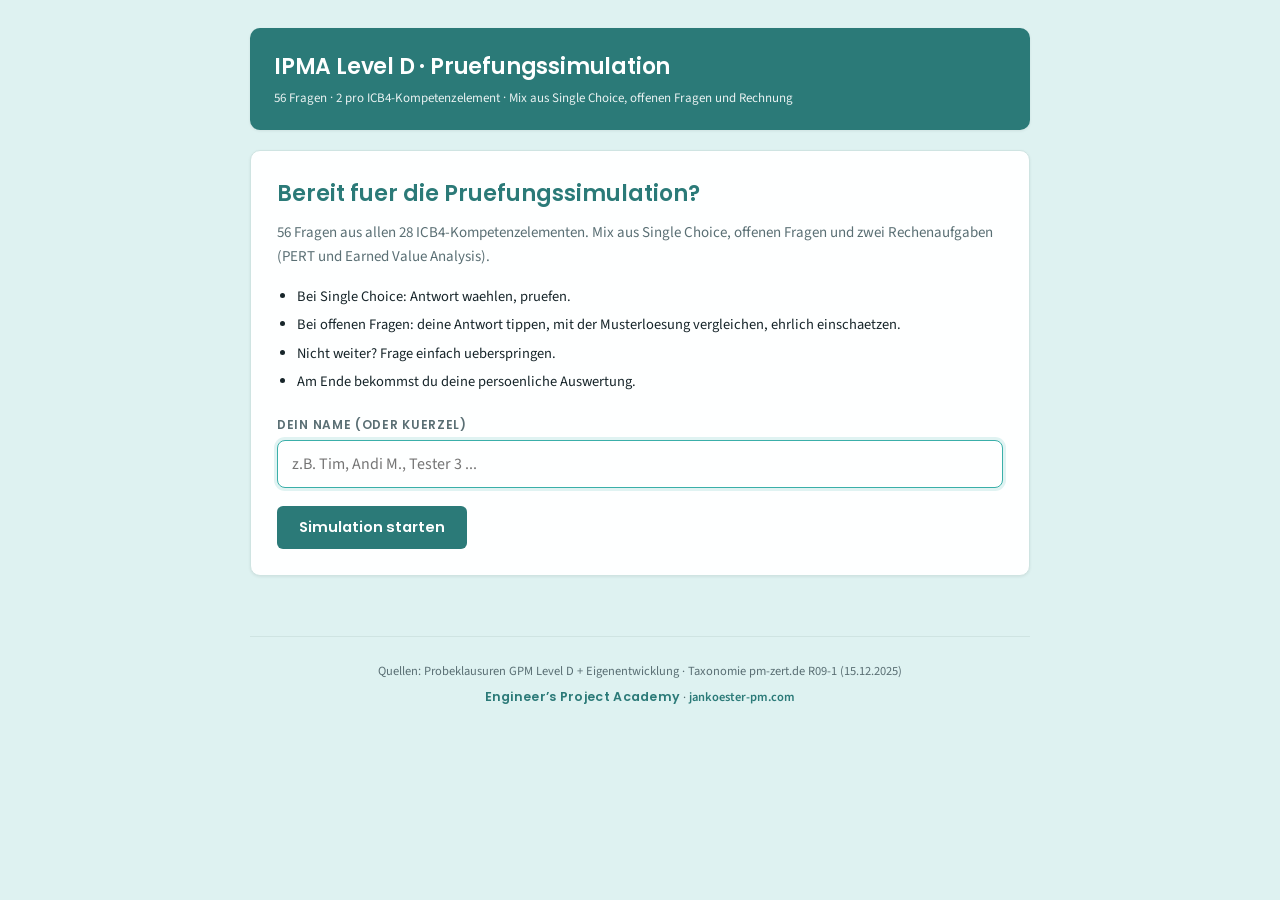
<file: Ipma-level-d-trainer/index.html>
<!DOCTYPE html>
<html lang="de">
<head>
<meta charset="UTF-8">
<meta name="viewport" content="width=device-width, initial-scale=1.0">
<title>IPMA Level D · Pruefungssimulation</title>
<link rel="preconnect" href="https://fonts.googleapis.com">
<link rel="preconnect" href="https://fonts.gstatic.com" crossorigin>
<link href="https://fonts.googleapis.com/css2?family=Poppins:wght@400;500;600;700&family=Source+Sans+3:wght@400;500;600&display=swap" rel="stylesheet">
<style>
  :root {
    --primary: #2B7A78;
    --secondary: #3AAFA9;
    --light: #DEF2F1;
    --dark: #17252A;
    --white: #FEFFFF;
    --muted: #5a6f74;
    --green: #2e8a5e;
    --red: #c0392b;
    --yellow: #c98a16;
    --border: #cfe4e2;
    --shadow: 0 1px 3px rgba(23,37,42,0.08);
  }
  * { box-sizing: border-box; margin: 0; padding: 0; }
  html, body { background: var(--light); color: var(--dark); font-family: "Source Sans 3", "Source Sans Pro", -apple-system, BlinkMacSystemFont, "Segoe UI", Helvetica, Arial, sans-serif; line-height: 1.55; -webkit-font-smoothing: antialiased; }
  .wrap { max-width: 820px; margin: 0 auto; padding: 28px 20px 80px; }

  header { background: var(--primary); color: var(--white); padding: 22px 24px; border-radius: 10px; margin-bottom: 20px; box-shadow: var(--shadow); }
  h1 { font-family: "Poppins", sans-serif; font-size: 22px; font-weight: 600; letter-spacing: -0.2px; }
  .sub { font-size: 13px; opacity: 0.9; margin-top: 4px; font-weight: 400; }

  .topbar { background: var(--white); border: 1px solid var(--border); border-radius: 10px; padding: 14px 18px; margin-bottom: 18px; display: flex; align-items: center; gap: 16px; box-shadow: var(--shadow); flex-wrap: wrap; }
  .topbar .name-chip { font-family: "Poppins", sans-serif; font-weight: 600; font-size: 13px; color: var(--white); background: var(--secondary); padding: 4px 10px; border-radius: 12px; white-space: nowrap; }
  .topbar .progress-text { font-family: "Poppins", sans-serif; font-weight: 600; font-size: 14px; color: var(--dark); white-space: nowrap; }
  .topbar .bar { flex: 1; min-width: 120px; height: 6px; background: var(--light); border-radius: 3px; overflow: hidden; }
  .topbar .fill { height: 100%; background: var(--secondary); transition: width 0.3s ease; }
  .topbar .score { font-family: "Poppins", sans-serif; font-weight: 600; font-size: 14px; color: var(--primary); white-space: nowrap; }

  .card { background: var(--white); border: 1px solid var(--border); border-radius: 10px; padding: 26px; margin-bottom: 16px; box-shadow: var(--shadow); }

  /* Startkarte */
  .start-card h2 { font-family: "Poppins", sans-serif; font-size: 22px; color: var(--primary); margin-bottom: 10px; font-weight: 600; }
  .start-card p { color: var(--muted); margin-bottom: 18px; font-size: 15px; }
  .start-card ul { color: var(--dark); font-size: 14.5px; margin: 0 0 22px 20px; }
  .start-card ul li { margin-bottom: 6px; }
  .start-card label { display: block; font-family: "Poppins", sans-serif; font-size: 12px; font-weight: 600; color: var(--muted); text-transform: uppercase; letter-spacing: 0.7px; margin-bottom: 6px; }
  .start-card input[type=text] { width: 100%; background: var(--white); border: 1.5px solid var(--border); border-radius: 8px; padding: 12px 14px; font-family: inherit; font-size: 16px; color: var(--dark); }
  .start-card input[type=text]:focus { outline: none; border-color: var(--secondary); box-shadow: 0 0 0 3px rgba(58,175,169,0.15); }
  .start-card .actions { margin-top: 18px; }

  .meta { display: flex; gap: 8px; flex-wrap: wrap; font-size: 11px; margin-bottom: 16px; }
  .tag { background: var(--light); color: var(--primary); padding: 4px 10px; border-radius: 12px; text-transform: uppercase; letter-spacing: 0.6px; font-weight: 600; }
  .tag.element { background: var(--primary); color: var(--white); }
  .tag.type { background: var(--secondary); color: var(--white); }
  .tag.bloom { background: transparent; border: 1px solid var(--border); color: var(--muted); }

  .frage { font-family: "Poppins", sans-serif; font-size: 17px; font-weight: 500; color: var(--dark); margin-bottom: 18px; line-height: 1.45; white-space: pre-wrap; }

  .optionen { list-style: none; display: flex; flex-direction: column; gap: 10px; }
  .optionen li { background: var(--white); border: 1.5px solid var(--border); border-radius: 8px; padding: 13px 15px; cursor: pointer; transition: all 0.15s; font-size: 15px; display: flex; gap: 12px; line-height: 1.4; }
  .optionen li:hover:not(.disabled) { border-color: var(--secondary); background: var(--light); }
  .optionen li.selected { border-color: var(--secondary); background: var(--light); }
  .optionen li.correct { border-color: var(--green); background: rgba(46,138,94,0.08); }
  .optionen li.wrong { border-color: var(--red); background: rgba(192,57,43,0.06); }
  .optionen li.disabled { cursor: default; }
  .optionen .letter { font-family: "Poppins", sans-serif; font-weight: 700; color: var(--secondary); min-width: 22px; }
  .optionen li.correct .letter { color: var(--green); }
  .optionen li.wrong .letter { color: var(--red); }

  textarea.eigenantwort { width: 100%; min-height: 110px; background: var(--white); color: var(--dark); border: 1.5px solid var(--border); border-radius: 8px; padding: 12px 14px; font-family: inherit; font-size: 15px; resize: vertical; line-height: 1.5; }
  textarea.eigenantwort:focus { outline: none; border-color: var(--secondary); box-shadow: 0 0 0 3px rgba(58,175,169,0.15); }

  .gegeben { background: var(--light); border-left: 3px solid var(--primary); padding: 12px 16px; margin: 14px 0; font-size: 14.5px; color: var(--dark); border-radius: 0 6px 6px 0; }
  .gegeben .titel { font-family: "Poppins", sans-serif; font-weight: 600; color: var(--primary); font-size: 12px; text-transform: uppercase; letter-spacing: 0.7px; margin-bottom: 6px; }
  .gegeben .zeile { display: flex; justify-content: space-between; gap: 12px; padding: 3px 0; border-bottom: 1px dashed rgba(43,122,120,0.18); }
  .gegeben .zeile:last-child { border-bottom: none; }
  .gegeben .key { color: var(--muted); }
  .gegeben .val { font-family: "Poppins", sans-serif; font-weight: 600; color: var(--dark); }

  .feedback { margin-top: 20px; padding: 16px 18px; background: var(--light); border-radius: 8px; border-left: 4px solid var(--primary); }
  .feedback.correct { border-left-color: var(--green); background: rgba(46,138,94,0.06); }
  .feedback.wrong { border-left-color: var(--red); background: rgba(192,57,43,0.05); }
  .feedback h4 { font-family: "Poppins", sans-serif; font-size: 13px; color: var(--primary); text-transform: uppercase; letter-spacing: 0.8px; margin-bottom: 10px; font-weight: 600; }
  .feedback.correct h4 { color: var(--green); }
  .feedback.wrong h4 { color: var(--red); }
  .feedback p, .feedback li { font-size: 14.5px; color: var(--dark); margin-bottom: 6px; white-space: pre-wrap; line-height: 1.5; }
  .feedback ul, .feedback ol { padding-left: 20px; }
  .feedback ul li, .feedback ol li { margin-bottom: 4px; }
  .feedback .label { color: var(--muted); font-size: 11px; text-transform: uppercase; letter-spacing: 0.7px; margin: 14px 0 6px; font-family: "Poppins", sans-serif; font-weight: 600; }

  .actions { display: flex; gap: 10px; margin-top: 20px; flex-wrap: wrap; }
  .btn { background: var(--primary); color: var(--white); border: none; padding: 11px 22px; border-radius: 6px; font-size: 14.5px; font-weight: 600; cursor: pointer; font-family: "Poppins", sans-serif; transition: background 0.15s; }
  .btn:hover { background: var(--secondary); }
  .btn:disabled { opacity: 0.4; cursor: not-allowed; }
  .btn.secondary { background: transparent; color: var(--primary); border: 1.5px solid var(--border); }
  .btn.secondary:hover { background: var(--light); border-color: var(--secondary); }

  .selfcheck { display: flex; gap: 8px; margin-top: 14px; flex-wrap: wrap; }
  .selfcheck .btn { flex: 1; min-width: 110px; padding: 10px 14px; font-size: 14px; }
  .sc-correct { background: var(--green); }
  .sc-correct:hover { background: #246e4b; }
  .sc-partial { background: var(--yellow); }
  .sc-partial:hover { background: #a87011; }
  .sc-wrong { background: var(--red); }
  .sc-wrong:hover { background: #99311f; }

  /* End-Screen */
  .end-screen h2 { font-family: "Poppins", sans-serif; font-size: 24px; color: var(--primary); margin-bottom: 4px; font-weight: 600; text-align: center; }
  .end-screen .name-out { text-align: center; color: var(--muted); margin-bottom: 18px; font-size: 15px; }
  .end-screen .name-out strong { color: var(--dark); font-family: "Poppins", sans-serif; }
  .end-screen .score-big { font-family: "Poppins", sans-serif; font-size: 60px; font-weight: 700; color: var(--primary); margin: 18px 0 4px; line-height: 1; text-align: center; }
  .end-screen .verdict { color: var(--muted); margin-bottom: 24px; font-size: 15.5px; text-align: center; }

  .result-grid { display: grid; grid-template-columns: repeat(4, 1fr); gap: 10px; margin: 24px 0 12px; }
  .result-grid .box { background: var(--light); border-radius: 8px; padding: 14px 8px; text-align: center; }
  .result-grid .box.correct { background: rgba(46,138,94,0.10); }
  .result-grid .box.partial { background: rgba(201,138,22,0.10); }
  .result-grid .box.wrong { background: rgba(192,57,43,0.08); }
  .result-grid .box.skip { background: rgba(90,111,116,0.08); }
  .result-grid .n { font-family: "Poppins", sans-serif; font-size: 26px; font-weight: 700; line-height: 1.2; }
  .result-grid .box.correct .n { color: var(--green); }
  .result-grid .box.partial .n { color: var(--yellow); }
  .result-grid .box.wrong .n { color: var(--red); }
  .result-grid .box.skip .n { color: var(--muted); }
  .result-grid .box .n { color: var(--primary); }
  .result-grid .l { font-size: 11px; color: var(--muted); text-transform: uppercase; letter-spacing: 0.6px; margin-top: 4px; font-weight: 600; font-family: "Poppins", sans-serif; }

  .breakdown { margin-top: 24px; }
  .breakdown h3 { font-family: "Poppins", sans-serif; font-size: 13px; color: var(--muted); text-transform: uppercase; letter-spacing: 0.7px; margin-bottom: 10px; font-weight: 600; }
  .breakdown table { width: 100%; border-collapse: collapse; font-size: 14px; }
  .breakdown th, .breakdown td { padding: 8px 10px; border-bottom: 1px solid var(--border); text-align: left; }
  .breakdown th { font-family: "Poppins", sans-serif; font-weight: 600; color: var(--muted); font-size: 12px; text-transform: uppercase; letter-spacing: 0.6px; }
  .breakdown td.num { text-align: right; font-variant-numeric: tabular-nums; }
  .breakdown td.bereich { font-family: "Poppins", sans-serif; font-weight: 600; color: var(--primary); }

  .verlauf { margin-top: 28px; }
  .verlauf h3 { font-family: "Poppins", sans-serif; font-size: 13px; color: var(--muted); text-transform: uppercase; letter-spacing: 0.7px; margin-bottom: 10px; font-weight: 600; display: flex; justify-content: space-between; align-items: center; }
  .verlauf .clear-link { font-size: 11px; text-transform: none; letter-spacing: 0; color: var(--muted); cursor: pointer; background: none; border: none; font-family: inherit; }
  .verlauf .clear-link:hover { color: var(--red); text-decoration: underline; }
  .verlauf-liste { list-style: none; }
  .verlauf-liste li { display: flex; justify-content: space-between; align-items: center; padding: 10px 12px; background: var(--light); border-radius: 6px; margin-bottom: 6px; font-size: 14px; }
  .verlauf-liste li.self { background: var(--secondary); color: var(--white); }
  .verlauf-liste li.self .meta-info { color: rgba(255,255,255,0.85); }
  .verlauf-liste .name-col { font-family: "Poppins", sans-serif; font-weight: 600; }
  .verlauf-liste .meta-info { font-size: 12px; color: var(--muted); margin-left: 8px; }
  .verlauf-liste .score-col { font-family: "Poppins", sans-serif; font-weight: 700; }

  .end-actions { display: flex; gap: 10px; margin-top: 26px; justify-content: center; flex-wrap: wrap; }

  footer { margin-top: 60px; padding-top: 24px; border-top: 1px solid var(--border); color: var(--muted); font-size: 12.5px; text-align: center; line-height: 1.6; }
  footer a { color: var(--primary); text-decoration: none; font-weight: 600; }
  footer a:hover { text-decoration: underline; }
  footer .epa-mark { font-family: "Poppins", sans-serif; font-weight: 600; color: var(--primary); letter-spacing: 0.3px; }

  @media (max-width: 600px) {
    .topbar { flex-wrap: wrap; gap: 10px; }
    .topbar .bar { order: 4; flex-basis: 100%; }
    .result-grid { grid-template-columns: repeat(2, 1fr); }
    h1 { font-size: 19px; }
    .frage { font-size: 16px; }
    .card { padding: 20px; }
    .wrap { padding: 18px 14px 60px; }
    .end-screen .score-big { font-size: 50px; }
  }
</style>
</head>
<body>
<div class="wrap">
  <header>
    <h1>IPMA Level D · Pruefungssimulation</h1>
    <p class="sub">56 Fragen · 2 pro ICB4-Kompetenzelement · Mix aus Single Choice, offenen Fragen und Rechnung</p>
  </header>

  <div id="topbar" class="topbar" style="display:none;">
    <span class="name-chip" id="name-chip">—</span>
    <span class="progress-text" id="progress-text">Frage 1 / 56</span>
    <div class="bar"><div class="fill" id="progress-fill" style="width:0%;"></div></div>
    <span class="score" id="score-text">0 / 0</span>
  </div>

  <div id="start-area"></div>
  <div id="question-area"></div>
  <div id="end-area" style="display:none;"></div>

  <footer>
    <p>Quellen: Probeklausuren GPM Level D + Eigenentwicklung · Taxonomie pm-zert.de R09-1 (15.12.2025)</p>
    <p style="margin-top:6px;"><span class="epa-mark">Engineer&rsquo;s Project Academy</span> · <a href="https://jankoester-pm.com" target="_blank" rel="noopener">jankoester-pm.com</a></p>
  </footer>
</div>

<script>
const QUESTIONS = [{"id": "F107", "icb4_bereich": "Perspective", "icb4_element": "3.1", "icb4_bezeichnung": "Strategie", "bloom_niveau": 1, "typ": "single_choice", "frage": "Was versteht die ICB 4.0 unter dem Beitrag eines Projekts zur Unternehmensstrategie?", "optionen": {"A": "Das Projekt muss alle strategischen Ziele des Unternehmens gleichzeitig erfüllen.", "B": "Jedes Projekt soll zur Erreichung mindestens eines strategischen Unternehmensziels beitragen und dieser Beitrag soll klar benannt sein.", "C": "Strategie ist ausschließlich Aufgabe der Geschäftsführung, nicht des Projektleiters.", "D": "Ein Projekt ist strategisch, sobald es ein Budget von mehr als 500.000 Euro hat."}, "richtige_antwort": "B", "begruendung": "Nach ICB 4.0 müssen Projekte in den strategischen Rahmen der Organisation eingebettet sein. Der Projektleiter muss den strategischen Beitrag des Projekts kennen und kommunizieren können.", "schwierigkeit": "leicht", "quelle_klausur": "Eigenentwicklung Level D", "niveau_hinweis": "Level-D-Standard (Bloom 1)"}, {"id": "OQ017", "icb4_bereich": "Perspective", "icb4_element": "3.1", "icb4_bezeichnung": "Strategie", "bloom_niveau": 2, "typ": "open", "frage": "Erläutern Sie den Begriff 'Projekterfolg' nach ICB 4.0. Unterscheiden Sie dabei zwischen Projekterfolg und Produkterfolg und nennen Sie je drei Kriterien.", "musterloesung": ["Projekterfolg: Wurde das Projekt im geplanten Rahmen (Magisches Dreieck) abgeschlossen? Kriterien: 1) Termin eingehalten, 2) Budget eingehalten, 3) vereinbarte Leistung/Qualität erbracht.", "Produkterfolg (Nutzenerfolg): Erzielt das Projektergebnis den gewünschten Nutzen? Kriterien: 1) Kundenzufriedenheit, 2) erreichte Business-Ziele (z.B. Produktivitätssteigerung), 3) Akzeptanz bei den Nutzern.", "Wichtige Erkenntnis: Ein Projekt kann 'erfolgreich' beendet worden sein (Zeit, Kosten, Leistung ok) und trotzdem keinen Produkterfolg haben - z.B. weil das entwickelte System nicht angenommen wird.", "Umgekehrt: Ein Projekt mit Terminverzug kann einen hohen Produkterfolg liefern.", "ICB 4.0: Nachhaltiger Projekterfolg berücksichtigt beide Dimensionen und schließt Stakeholder-Zufriedenheit ein."], "begruendung": "Projekterfolg vs. Produkterfolg ist ein wichtiges Konzept der ICB 4.0 und häufig Prüfungsinhalt.", "schwierigkeit": "mittel", "quelle_klausur": "Probeklausur 3"}, {"id": "F043", "icb4_bereich": "Perspective", "icb4_element": "3.2", "icb4_bezeichnung": "Governance, Strukturen und Prozesse", "bloom_niveau": 2, "typ": "single_choice", "frage": "Welche Aufgabe hat ein Lenkungsausschuss (Steering Committee) im Projekt?", "optionen": {"A": "Die tägliche operative Steuerung des Projekts und Kontrolle der Teammitglieder.", "B": "Strategische Entscheidungen, Freigabe von Phasen und Ressourcen sowie Eskalation von Problemen, die der Projektleiter nicht lösen kann.", "C": "Die technische Qualitätsprüfung aller Projektergebnisse.", "D": "Die Entwicklung des Projektstrukturplans gemeinsam mit dem Projektteam."}, "richtige_antwort": "B", "begruendung": "Der Lenkungsausschuss trifft strategische Entscheidungen: Er genehmigt Phasenübergänge, freigibt Ressourcen und Budget, nimmt Eskalationen auf und vertritt die Interessen der Auftraggeber.", "schwierigkeit": "mittel", "quelle_klausur": "Probeklausur 3"}, {"id": "OQ008", "icb4_bereich": "Perspective", "icb4_element": "3.2", "icb4_bezeichnung": "Governance, Strukturen und Prozesse", "bloom_niveau": 2, "typ": "open", "frage": "Beschreiben Sie die drei klassischen Projektorganisationsformen (Stabs-, Matrix- und reine Projektorganisation) und nennen Sie je einen typischen Anwendungsfall sowie einen Vorteil und einen Nachteil.", "musterloesung": ["1) Stabsorganisation: Projektleiter hat keine Weisungsbefugnis, koordiniert nur. Vorteil: kein Eingriff in Linienorganisation. Nachteil: geringe Durchsetzungskraft. Anwendung: kleine Projekte ohne Ressourcenkonflikt.", "2) Matrixorganisation: Projektleiter teilt Weisungsbefugnis mit Linienvorgesetzten. Vorteil: flexibler Ressourcenzugang. Nachteil: Konflikte zwischen Projekt- und Linienführung. Anwendung: mittelgroße Projekte in Unternehmen mit stabiler Linienorganisation.", "3) Reine (autonome) Projektorganisation: Projektleiter hat volle Weisungsbefugnis über eigenes Team. Vorteil: klare Verantwortung und schnelle Entscheidungen. Nachteil: Ressourcen werden aus der Linie herausgelöst - kostspielig. Anwendung: große, strategische Projekte."], "begruendung": "Projektorganisationsformen sind Pflichtthema ICB 4.0 Perspective (3.2 Governance).", "schwierigkeit": "mittel", "quelle_klausur": "Probeklausur 5"}, {"id": "F045", "icb4_bereich": "Perspective", "icb4_element": "3.3", "icb4_bezeichnung": "Compliance, Standards und Regelwerke", "bloom_niveau": 2, "typ": "single_choice", "frage": "Was versteht man unter 'Compliance' im Projektkontext?", "optionen": {"A": "Die Einhaltung aller internen und externen Gesetze, Normen, Vorschriften und ethischen Standards.", "B": "Die Vollständigkeit der Projektdokumentation am Ende eines Projekts.", "C": "Die Übereinstimmung des Projektergebnisses mit den technischen Spezifikationen.", "D": "Die finanzielle Genehmigung aller Projektausgaben durch die Geschäftsführung."}, "richtige_antwort": "A", "begruendung": "Compliance bedeutet die Einhaltung aller relevanten Gesetze (z.B. Arbeitssicherheit, Datenschutz), Normen (DIN, ISO), internen Richtlinien und ethischen Standards, die für das Projekt gelten.", "schwierigkeit": "leicht", "quelle_klausur": "Probeklausur 3"}, {"id": "OQ027", "icb4_bereich": "Perspective", "icb4_element": "3.3", "icb4_bezeichnung": "Compliance, Standards und Regelwerke", "bloom_niveau": 2, "typ": "open", "frage": "Nennen und erläutern Sie vier externe Compliance-Anforderungen, die für ein typisches Anlagenbauprojekt in Deutschland relevant sind.", "musterloesung": ["1) Maschinenrichtlinie / CE-Kennzeichnung: Maschinen müssen grundlegende Sicherheits- und Gesundheitsanforderungen erfüllen und mit CE-Zeichen versehen sein.", "2) Betriebssicherheitsverordnung (BetrSichV): Regelt sicheres Betreiben von Arbeitsmitteln - relevant für Inbetriebnahme und Übergabe an den Betreiber.", "3) Arbeitssicherheit / DGUV-Vorschriften: Unfallverhütungsvorschriften der Berufsgenossenschaften - relevant für Montagephasen auf der Baustelle.", "4) Umweltrecht / BImSchG (Bundes-Immissionsschutzgesetz): Bei Anlagen mit Emissionen (Lärm, Abgase, Abwärme) sind Genehmigungen und Grenzwerte einzuhalten.", "Weiteres Beispiel: DSGVO (Datenschutz) wenn Anlagen Daten erfassen; Druckgeräterichtlinie für Druckbehälter.", "Konsequenz für PM: Compliance-Anforderungen müssen zu Projektbeginn identifiziert und in den Projektplan integriert werden."], "begruendung": "Compliance ist Pflichtthema ICB 4.0 Perspective 3.3 - besonders relevant im M&A-Kontext.", "schwierigkeit": "mittel", "quelle_klausur": "Probeklausur 3"}, {"id": "F046", "icb4_bereich": "Perspective", "icb4_element": "3.4", "icb4_bezeichnung": "Macht und Interessen", "bloom_niveau": 2, "typ": "single_choice", "frage": "Welche Arten von Macht kann ein Projektleiter in einem Projekt einsetzen?", "optionen": {"A": "Nur formale Macht durch seine hierarchische Position.", "B": "Formale Macht (Position), Expertenmacht (Fachwissen), Beziehungsmacht (Netzwerk) und Identifikationsmacht (Vorbild).", "C": "Ausschließlich informelle Macht, da Projektleiter keine Weisungsbefugnis haben.", "D": "Nur Expertenmacht und Beziehungsmacht, da Projektleiter keine formale Macht haben."}, "richtige_antwort": "B", "begruendung": "Projektleiter können verschiedene Machtquellen nutzen: formale Macht (Rolle/Position), Expertenmacht (Fachwissen), Beziehungsmacht (persönliches Netzwerk) und Identifikationsmacht (Vorbildwirkung).", "schwierigkeit": "mittel", "quelle_klausur": "Probeklausur 5"}, {"id": "OQ024", "icb4_bereich": "Perspective", "icb4_element": "3.4", "icb4_bezeichnung": "Macht und Interessen", "bloom_niveau": 2, "typ": "open", "frage": "Erläutern Sie die vier Machtquellen, die ein Projektleiter nutzen kann, und ordnen Sie je ein Praxisbeispiel zu.", "musterloesung": ["1) Formale Macht (Positionsmacht): Basiert auf der offiziellen Rolle und den damit verbundenen Weisungsrechten. Beispiel: Projektleiter erteilt einem Teammitglied eine direkte Anweisung im Rahmen seiner Projektrolle.", "2) Expertenmacht (Fachwissen): Basiert auf besonderem technischen oder methodischen Wissen. Beispiel: Der Projektleiter überzeugt das Team durch seine Expertise in der Anlagentechnik.", "3) Beziehungsmacht (Netzwerk): Basiert auf persönlichen Beziehungen und Vertrauen. Beispiel: Der Projektleiter erhält von einem befreundeten Abteilungsleiter kurzfristig Ressourcen, weil er ein gutes Verhältnis zu ihm hat.", "4) Identifikationsmacht (Vorbildwirkung): Andere wollen so handeln wie der Projektleiter, weil sie ihn als Vorbild sehen. Beispiel: Das Team arbeitet motiviert, weil der Projektleiter selbst hohe Standards lebt und begeisternd kommuniziert.", "Praxis: In Matrixorganisationen ohne formale Weisungsbefugnis sind Experten- und Beziehungsmacht besonders wichtig."], "begruendung": "Machtquellen sind Grundlagenwissen ICB 4.0 Perspective 3.4 - relevant für die Rolle als Projektleiter.", "schwierigkeit": "leicht", "quelle_klausur": "Probeklausur 5"}, {"id": "F047", "icb4_bereich": "Perspective", "icb4_element": "3.5", "icb4_bezeichnung": "Kultur und Werte", "bloom_niveau": 2, "typ": "single_choice", "frage": "Warum ist die Unternehmens- und Projektkultur für den Projekterfolg relevant?", "optionen": {"A": "Kultur ist irrelevant, da technische Kompetenz allein den Projekterfolg bestimmt.", "B": "Sie beeinflusst, wie Entscheidungen getroffen, Konflikte gelöst und Informationen geteilt werden - und damit direkt das Projektergebnis.", "C": "Kultur ist nur bei internationalen Projekten mit verschiedenen Nationalitäten relevant.", "D": "Projektkultur betrifft ausschließlich die Führungsebene, nicht das operative Team."}, "richtige_antwort": "B", "begruendung": "Unternehmens- und Projektkultur prägt Verhaltensweisen, Entscheidungsprozesse, Kommunikation und Zusammenarbeit. Eine fehlerfreundliche, offene Kultur fördert Lernen und Projekterfolg.", "schwierigkeit": "mittel", "quelle_klausur": "Probeklausur 3"}, {"id": "OQ012", "icb4_bereich": "Perspective", "icb4_element": "3.5", "icb4_bezeichnung": "Kultur und Werte", "bloom_niveau": 3, "typ": "open", "frage": "Ein Unternehmen hat eine Unternehmenskultur, in der Fehler tabuisiert werden ('Fehler nicht zugeben'). Sie leiten ein Entwicklungsprojekt und möchten eine fehlerfreundliche Projektkultur aufbauen. Welche konkreten Maßnahmen ergreifen Sie?", "musterloesung": ["Maßnahme 1: Lessons-Learned-Sessions etablieren - regelmäßig, nicht erst am Projektende. Fehler werden als Lernchance behandelt.", "Maßnahme 2: Selbst als Projektleiter Fehler offen kommunizieren und zeigen, wie man damit umgeht - Vorbildfunktion.", "Maßnahme 3: Retrospektiven einführen (z.B. nach jeder Projektphase): Was lief gut? Was können wir verbessern? Keine Schuldzuweisungen.", "Maßnahme 4: Frühwarnsystem einrichten - Teammitglieder ermutigen, Probleme früh zu melden, ohne Konsequenzen zu fürchten.", "Maßnahme 5: Erfolge und Mut zur Offenheit explizit anerkennen und loben.", "Wichtig: Kulturveränderung braucht Zeit und Konsequenz - Aussagen und Verhalten müssen übereinstimmen."], "begruendung": "Kultur und Werte (ICB 4.0 Perspective 3.5) ist ein wachsendes Prüfungsthema, da es direkt die Führungskompetenz abbildet.", "schwierigkeit": "schwer", "quelle_klausur": "Probeklausur 3"}, {"id": "F039", "icb4_bereich": "People", "icb4_element": "4.1", "icb4_bezeichnung": "Selbstreflexion und Selbstmanagement", "bloom_niveau": 2, "typ": "single_choice", "frage": "Was beschreibt die Eisenhower-Matrix als Selbstmanagement-Tool?", "optionen": {"A": "Eine Methode zur Projektpriorisierung nach Budgetgröße und Strategierelevanz.", "B": "Eine 4-Felder-Matrix, die Aufgaben nach Wichtigkeit und Dringlichkeit in Prioritätsstufen einteilt.", "C": "Ein Führungsmodell, das Aufgabendelegation nach Mitarbeiterkompetenz regelt.", "D": "Ein Teamrollenmodell zur Besetzung von Projektfunktionen."}, "richtige_antwort": "B", "begruendung": "Die Eisenhower-Matrix teilt Aufgaben in vier Felder: wichtig/dringend (sofort erledigen), wichtig/nicht dringend (terminieren), unwichtig/dringend (delegieren), unwichtig/nicht dringend (eliminieren).", "schwierigkeit": "leicht", "quelle_klausur": "Probeklausur 3"}, {"id": "OQ023", "icb4_bereich": "People", "icb4_element": "4.1", "icb4_bezeichnung": "Selbstreflexion und Selbstmanagement", "bloom_niveau": 3, "typ": "open", "frage": "Sie sind Projektleiter und merken, dass Sie in stressigen Phasen dazu neigen, alle Aufgaben selbst zu erledigen anstatt zu delegieren. Welche Maßnahmen helfen Ihnen, Delegation systematisch umzusetzen?", "musterloesung": ["Selbstreflexion: Eigenes Verhalten erkennen ist der erste Schritt. Muster analysieren: Wann neige ich zum Selbst-Machen? Warum? (Kontrollverlust, Misstrauen, Zeitdruck?).", "Eisenhower-Prinzip anwenden: Konsequent unterscheiden zwischen Aufgaben, die ich selbst erledigen muss (wichtig+strategisch) und Aufgaben, die delegierbar sind.", "Delegieren vorbereiten: Klare Aufgabenbeschreibung, Ziel, Ressourcen, Entscheidungsspielraum und Termin kommunizieren.", "Vertrauen aufbauen: Teammitglieder in kleineren Aufgaben bewusst wachsen lassen, Feedback geben, nicht sofort eingreifen.", "Kontrolle ohne Mikromanagement: Vereinbarte Meilensteine und Check-ins statt ständige Kontrolle - gibt Spielraum und schafft Vertrauen.", "Reflection: Nach stressigen Phasen systematisch reflektieren, was hätte delegiert werden können."], "begruendung": "Selbstmanagement und Delegation sind Kernthemen ICB 4.0 People 4.1 - besonders relevant für Ingenieure in neuen PM-Rollen.", "schwierigkeit": "mittel", "quelle_klausur": "Probeklausur 3"}, {"id": "F050", "icb4_bereich": "People", "icb4_element": "4.2", "icb4_bezeichnung": "Integrität und Verlässlichkeit", "bloom_niveau": 2, "typ": "single_choice", "frage": "Was bedeutet Integrität im Kontext der ICB 4.0 für einen Projektleiter?", "optionen": {"A": "Technisches Fachwissen und fehlerfreie Projektplanung.", "B": "Konsequentes Handeln nach eigenen Werten und ethischen Grundsätzen, auch unter Druck.", "C": "Die Fähigkeit, alle Projektdokumente vollständig und korrekt zu erstellen.", "D": "Loyalität gegenüber dem Auftraggeber, unabhängig von den eigenen Werten."}, "richtige_antwort": "B", "begruendung": "Integrität nach ICB 4.0 bedeutet, konsequent nach den eigenen ethischen Werten und Grundsätzen zu handeln, auch wenn es unangenehm ist. Dies schließt Ehrlichkeit, Fairness und Verlässlichkeit ein.", "schwierigkeit": "mittel", "quelle_klausur": "Probeklausur 3"}, {"id": "F115", "icb4_bereich": "People", "icb4_element": "4.2", "icb4_bezeichnung": "Integrität und Verlässlichkeit", "bloom_niveau": 2, "typ": "single_choice", "frage": "Ein Projektleiter erfährt, dass ein Teammitglied Arbeitsstunden falsch dokumentiert. Er ist befreundet mit der Person. Wie verhält er sich integer?", "optionen": {"A": "Er deckt den Vorfall, um die Freundschaft nicht zu gefährden.", "B": "Er spricht das Teammitglied zunächst persönlich an, dokumentiert den Vorfall und meldet ihn gemäß den Unternehmensregeln.", "C": "Er übergeht die falsche Dokumentation, solange das Budget stimmt.", "D": "Er ersetzt die Person sofort durch ein anderes Teammitglied."}, "richtige_antwort": "B", "begruendung": "Integrität erfordert regelkonformes Handeln unabhängig von persönlichen Beziehungen. Das direkte Gespräch ist respektvoll, aber die Meldepflicht gilt trotzdem. Deckung wäre ein Integritätsverstoß.", "schwierigkeit": "mittel", "quelle_klausur": "Eigenentwicklung Level D", "niveau_hinweis": "Level-D-Standard (Bloom 2)"}, {"id": "F031", "icb4_bereich": "People", "icb4_element": "4.3", "icb4_bezeichnung": "Persönliche Kommunikation", "bloom_niveau": 1, "typ": "single_choice", "frage": "Das Kommunikationsmodell von Watzlawick besagt, dass jede Kommunikation einen Inhalts- und einen Beziehungsaspekt hat. Was bedeutet das Axiom 'Man kann nicht nicht kommunizieren'?", "optionen": {"A": "Jeder Mensch muss ständig sprechen, um zu kommunizieren.", "B": "Auch Schweigen oder Nichthandeln ist eine Form der Kommunikation.", "C": "Schriftliche Kommunikation ist immer weniger wirksam als mündliche.", "D": "Nonverbale Signale sind irrelevant für die Projektkommunikation."}, "richtige_antwort": "B", "begruendung": "Watzlawicks erstes Axiom besagt: Man kann nicht nicht kommunizieren. Auch Schweigen, Wegsehen oder Nichtstun übermittelt eine Botschaft und ist damit Kommunikation.", "schwierigkeit": "mittel", "quelle_klausur": "Probeklausur 2"}, {"id": "OQ014", "icb4_bereich": "People", "icb4_element": "4.3", "icb4_bezeichnung": "Persönliche Kommunikation", "bloom_niveau": 3, "typ": "open", "frage": "Erläutern Sie das 4-Ohren-Modell von Schulz von Thun anhand eines konkreten Projektbeispiels. Welche praktischen Konsequenzen hat es für die Kommunikation als Projektleiter?", "musterloesung": ["Das 4-Ohren-Modell: Jede Nachricht hat vier Seiten: 1) Sachseite (was wird mitgeteilt?), 2) Selbstoffenbarungsseite (was sage ich über mich?), 3) Beziehungsseite (wie sehe ich den Empfänger?), 4) Appellseite (was will ich vom Empfänger?).", "Beispiel: Projektleiter sagt: 'Die Dokumentation ist schon wieder nicht fertig.' - Sachseite: Dokumentation fehlt. - Selbstoffenbarung: Ich bin genervt/unter Druck. - Beziehungsseite: Du arbeitest nicht zuverlässig. - Appell: Liefer die Dokumentation jetzt.", "Problem: Der Mitarbeiter hört möglicherweise vor allem die Beziehungsseite ('Ich werde kritisiert') und reagiert defensiv.", "Konsequenz für Projektleiter: Bewusst auf die Formulierung achten - sachliche Sprache wählen, Ich-Botschaften statt Du-Vorwürfe, Appelle klar benennen.", "Bessere Formulierung: 'Ich brauche die Dokumentation bis morgen 12 Uhr für das Kundengespräch. Was braucht du, damit das klappt?'"], "begruendung": "Kommunikationsmodelle sind Pflichtthema ICB 4.0 People 4.3.", "schwierigkeit": "mittel", "quelle_klausur": "Probeklausur 2"}, {"id": "F096", "icb4_bereich": "People", "icb4_element": "4.4", "icb4_bezeichnung": "Beziehungen und Engagement", "bloom_niveau": 2, "typ": "single_choice", "frage": "Welchen Unterschied macht es, ob ein Projektleiter Beziehungen zu Stakeholdern reaktiv oder proaktiv pflegt?", "optionen": {"A": "Keinen — Stakeholder reagieren immer gleich, egal wie die Beziehung gepflegt wird.", "B": "Proaktive Beziehungspflege baut Vertrauen auf bevor Konflikte entstehen; reaktive Pflege setzt erst bei Problemen an.", "C": "Reaktive Pflege ist effizienter, weil keine Ressourcen verschwendet werden.", "D": "Proaktive Pflege ist nur bei externen Stakeholdern sinnvoll."}, "richtige_antwort": "B", "begruendung": "Proaktives Beziehungsmanagement schafft eine stabile Vertrauensbasis, die im Konfliktfall als Puffer wirkt. Reaktives Handeln hingegen beginnt oft wenn Positionen bereits verhärtet sind.", "schwierigkeit": "mittel", "quelle_klausur": "Eigenentwicklung Level D", "niveau_hinweis": "Level-D-Standard (Bloom 2)"}, {"id": "F127", "icb4_bereich": "People", "icb4_element": "4.4", "icb4_bezeichnung": "Beziehungen und Engagement", "bloom_niveau": 2, "typ": "single_choice", "frage": "Die Zwei-Faktoren-Theorie nach Herzberg unterscheidet zwischen Motivatoren und Hygienefaktoren. Welche der folgenden Aussagen beschreibt diese Theorie korrekt?", "optionen": {"A": "Motivatoren und Hygienefaktoren wirken identisch und sind im Wesentlichen austauschbar.", "B": "Hygienefaktoren (z. B. Bezahlung, Arbeitsbedingungen) erzeugen aktive Zufriedenheit, Motivatoren verhindern Unzufriedenheit.", "C": "Motivatoren (z. B. Anerkennung, Verantwortung, Aufstieg) erzeugen Zufriedenheit; Hygienefaktoren (z. B. Bezahlung, Arbeitsbedingungen) verhindern Unzufriedenheit, schaffen aber selbst keine Motivation.", "D": "Nur extrinsische Faktoren wie Gehalt und Boni wirken nachhaltig auf die Motivation."}, "richtige_antwort": "C", "begruendung": "Herzberg zeigt: Zufriedenheit und Unzufriedenheit sind nicht zwei Pole einer Skala, sondern zwei unabhaengige Dimensionen. Hygienefaktoren verhindern Unzufriedenheit, wenn sie erfuellt sind, schaffen aber keine Motivation. Echte Motivation entsteht nur ueber die Motivatoren — interessante Arbeit, Verantwortung, Anerkennung, Entwicklungsmoeglichkeiten. Fuer Projektleiter heisst das: Bezahlung allein motiviert nicht.", "schwierigkeit": "mittel", "quelle_klausur": "Eigenentwicklung Level D - Deck-konform", "niveau_hinweis": "Level-D-Standard (Bloom 2)"}, {"id": "F123", "icb4_bereich": "People", "icb4_element": "4.5", "icb4_bezeichnung": "Fuehrung", "bloom_niveau": 2, "typ": "single_choice", "frage": "Welche drei klassischen Fuehrungsstile werden im Continuum der Fuehrung (z. B. nach Tannenbaum/Schmidt) unterschieden?", "optionen": {"A": "Direktiv, coachend, delegierend", "B": "Autoritaer, kooperativ, laissez-faire", "C": "Transaktional, transformational, charismatisch", "D": "Aufgabenorientiert, beziehungsorientiert, ergebnisorientiert"}, "richtige_antwort": "B", "begruendung": "Das klassische Continuum unterscheidet drei Grundstile: autoritaer (Fuehrungskraft entscheidet alleine), kooperativ (Entscheidung im Dialog mit dem Team) und laissez-faire (Mitarbeiter handeln weitgehend eigenstaendig). Die Auswahl des passenden Stils haengt von der Situation, dem Team und der Aufgabe ab.", "schwierigkeit": "leicht", "quelle_klausur": "Eigenentwicklung Level D - Deck-konform", "niveau_hinweis": "Level-D-Standard (Bloom 2)"}, {"id": "OQ010", "icb4_bereich": "People", "icb4_element": "4.5", "icb4_bezeichnung": "Führung", "bloom_niveau": 3, "typ": "open", "frage": "Beschreiben Sie das Modell der situativen Führung nach Hersey und Blanchard. Wenden Sie es auf folgendes Beispiel an: Ein Ingenieur (5 Jahre Erfahrung) tritt zum ersten Mal eine Rolle als Teilprojektleiter an. Er ist fachlich kompetent, aber unsicher in der neuen Rolle.", "musterloesung": ["Das Modell: Führungsstil richtet sich nach dem Reifegrad (Entwicklungsstand) des Mitarbeiters. Reifegrad = Kompetenz (Können) × Engagement (Wollen).", "4 Führungsstile: Dirigieren/Anweisen (R1: wenig Können + wenig Wollen), Coaching (R2: etwas Können + wenig Wollen), Unterstützen (R3: viel Können + wenig Wollen), Delegieren (R4: viel Können + viel Wollen).", "Analyse des Beispiels: Fachlich kompetent = hohes Können. Unsicher in neuer Rolle = niedriges Wollen/Engagement in dieser Funktion. → Reifegrad M3.", "Passender Führungsstil: Unterstützend/Partizipativ (S3). Der Projektleiter gibt wenig Anweisungen, beteiligt den Mitarbeiter an Entscheidungen, gibt regelmäßiges Feedback und bestärkt ihn.", "Nicht geeignet: Delegieren (zu viel Unsicherheit) oder Dirigieren (Fähigkeiten unterschätzen)."], "begruendung": "Situative Führung ist ein Kernmodell der ICB 4.0 People-Kompetenz 4.5 Führung.", "schwierigkeit": "mittel", "quelle_klausur": "Probeklausur 5"}, {"id": "F035", "icb4_bereich": "People", "icb4_element": "4.6", "icb4_bezeichnung": "Teamarbeit", "bloom_niveau": 1, "typ": "single_choice", "frage": "Wie lauten die fünf Phasen der Teamentwicklung nach Tuckman in der richtigen Reihenfolge?", "optionen": {"A": "Storming, Forming, Norming, Performing, Adjourning", "B": "Forming, Norming, Storming, Performing, Adjourning", "C": "Forming, Storming, Norming, Performing, Adjourning", "D": "Planning, Forming, Storming, Performing, Closing"}, "richtige_antwort": "C", "begruendung": "Die fünf Phasen nach Tuckman sind: Forming (Orientierung), Storming (Konflikte), Norming (Regelung), Performing (Hochleistung), Adjourning (Auflösung). Die Reihenfolge ist festgelegt.", "schwierigkeit": "leicht", "quelle_klausur": "Probeklausur 2"}, {"id": "OQ026", "icb4_bereich": "People", "icb4_element": "4.6", "icb4_bezeichnung": "Teamarbeit", "bloom_niveau": 2, "typ": "open", "frage": "Beschreiben Sie drei typische Merkmale hochleistungsfähiger Projektteams (Performing-Phase nach Tuckman) und erläutern Sie, wie ein Projektleiter diese Merkmale fördern kann.", "musterloesung": ["Merkmal 1 - Hohe Eigenverantwortung: Teammitglieder übernehmen eigeninitiativ Aufgaben und treffen dezentrale Entscheidungen. Förderung: Spielraum geben, Vertrauen zeigen, Fehler als Lernchance behandeln.", "Merkmal 2 - Offene Kommunikation und Feedbackkultur: Probleme werden früh angesprochen, Feedback ist normal. Förderung: Retrospektiven einführen, aktiv Feedback einfordern, selbst offen mit Fehlern umgehen.", "Merkmal 3 - Gemeinsames Zielverständnis: Alle wissen, wofür das Team arbeitet, und identifizieren sich mit dem Projektziel. Förderung: Projektvision klar kommunizieren, Fortschritte feiern, Sinnstiftung ermöglichen.", "Grundsatz: Der Projektleiter in der Performing-Phase ist weniger Anleiter, mehr Coach und Ermöglicher."], "begruendung": "Teamentwicklung ist Kernthema ICB 4.0 People 4.6 - Performing-Phase als Idealzustand häufig Prüfungsthema.", "schwierigkeit": "mittel", "quelle_klausur": "Probeklausur 3"}, {"id": "F125", "icb4_bereich": "People", "icb4_element": "4.7", "icb4_bezeichnung": "Konflikte und Krisen", "bloom_niveau": 1, "typ": "single_choice", "frage": "Welche der folgenden Aussagen beschreibt den Unterschied zwischen einem Konflikt und einer Krise im Projektkontext?", "optionen": {"A": "Konflikte entstehen immer zwischen Personen, Krisen immer durch technische Probleme.", "B": "Ein Konflikt ist ein Interessengegensatz der eskalieren kann; eine Krise ist eine akute Bedrohung des Projekterfolgs, die sofortiges Handeln erfordert.", "C": "Krisen sind immer durch den Auftraggeber verursacht, Konflikte durch das Team.", "D": "Konflikte sind in Projekten normal und positiv, Krisen können ignoriert werden."}, "richtige_antwort": "B", "begruendung": "Konflikte sind Interessengegensätze, die wenn unbehandelt eskalieren. Eine Krise ist eine akute Störung die den Projekterfolg direkt bedroht und eine unmittelbare Reaktion erfordert. Beide brauchen strukturierte Bearbeitung, aber mit unterschiedlicher Dringlichkeit.", "schwierigkeit": "leicht", "quelle_klausur": "Eigenentwicklung Level D", "niveau_hinweis": "Level-D-Standard (Bloom 1)"}, {"id": "OQ006", "icb4_bereich": "People", "icb4_element": "4.7", "icb4_bezeichnung": "Konflikte und Krisen", "bloom_niveau": 3, "typ": "open", "frage": "Zwei Ihrer Teammitglieder (Konstrukteur A und Projektingenieur B) eskalieren einen Streit zu Ihnen. A beschuldigt B, seine Arbeitsergebnisse ohne Absprache geändert zu haben. B sagt, A sei unkooperativ. Beschreiben Sie Ihr konkretes Vorgehen zur Konfliktlösung.", "musterloesung": ["Schritt 1: Beide Seiten getrennt anhören - sachlich, ohne zu urteilen. Ziel: Verständnis für beide Perspektiven.", "Schritt 2: Gemeinsames Gespräch moderieren - Regeln setzen: sachlich bleiben, ausreden lassen, Ich-Botschaften verwenden.", "Schritt 3: Sachverhalt klären - Was ist tatsächlich passiert? Fakten von Interpretationen trennen.", "Schritt 4: Interessen herausarbeiten - Was braucht A? Was braucht B? Oft stecken legitime Interessen hinter den Positionen.", "Schritt 5: Gemeinsame Lösung erarbeiten - z.B. klare Absprachen über Änderungsprozesse, wer was freigibt.", "Schritt 6: Vereinbarung dokumentieren und nachverfolgen.", "Grundsatz: Konflikte nicht eskalieren, solange sie auf Teamebene lösbar sind. Eskalation nur wenn nötig."], "begruendung": "Konfliktlösung ist ein praktischer Kompetenzbereich (ICB 4.0 People) mit hoher Prüfungsrelevanz.", "schwierigkeit": "mittel", "quelle_klausur": "Probeklausur 3"}, {"id": "F064", "icb4_bereich": "People", "icb4_element": "4.8", "icb4_bezeichnung": "Vielseitigkeit", "bloom_niveau": 2, "typ": "single_choice", "frage": "Was bedeutet Vielseitigkeit (Versatility) nach ICB 4.0 für einen Projektleiter?", "optionen": {"A": "Die Fähigkeit, mehrere Softwaretools gleichzeitig zu bedienen.", "B": "Die Fähigkeit, das eigene Verhalten flexibel an unterschiedliche Situationen, Personen und Kulturen anzupassen.", "C": "Die technische Kompetenz in mehreren Fachgebieten gleichzeitig.", "D": "Die Fähigkeit, mehrere Projekte gleichzeitig zu leiten."}, "richtige_antwort": "B", "begruendung": "Vielseitigkeit nach ICB 4.0 bezeichnet die Fähigkeit, das eigene Verhalten situativ anzupassen: unterschiedliche Führungsstile, Kommunikationsansätze und interkulturelle Sensibilität je nach Kontext.", "schwierigkeit": "mittel", "quelle_klausur": "Probeklausur 3"}, {"id": "F099", "icb4_bereich": "People", "icb4_element": "4.8", "icb4_bezeichnung": "Vielseitigkeit", "bloom_niveau": 2, "typ": "single_choice", "frage": "Warum ist Vielseitigkeit für Projektleiter im Maschinen- und Anlagenbau besonders wichtig?", "optionen": {"A": "Weil Projektleiter in der Regel mehrere Fachgebiete studiert haben müssen.", "B": "Weil M&A-Projekte typischerweise viele unterschiedliche Fachdisziplinen, Kulturen und Hierarchieebenen umfassen, die verschiedene Herangehensweisen erfordern.", "C": "Weil die IPMA Vielseitigkeit als Pflichtnachweis für die Zertifizierung fordert.", "D": "Weil technische Probleme immer flexible Lösungsansätze erzwingen."}, "richtige_antwort": "B", "begruendung": "M&A-Projekte vereinen Mechaniker, Elektrotechniker, Software-Ingenieure, Einkäufer und externe Partner. Dieser Mix erfordert unterschiedliche Kommunikations-, Führungs- und Problemlösungsansätze.", "schwierigkeit": "mittel", "quelle_klausur": "Eigenentwicklung Level D", "niveau_hinweis": "Level-D-Standard (Bloom 2)"}, {"id": "F117", "icb4_bereich": "People", "icb4_element": "4.9", "icb4_bezeichnung": "Verhandlungen", "bloom_niveau": 2, "typ": "single_choice", "frage": "Ein Lieferant fordert eine Preiserhöhung von 15% für Komponenten, die bereits fest eingeplant sind. Welche Verhandlungsstrategie ist in diesem Fall sinnvoll?", "optionen": {"A": "Sofort akzeptieren, um den Lieferanten nicht zu verlieren.", "B": "Forderung ablehnen und den Vertrag sofort kündigen.", "C": "Die eigene BATNA prüfen, Sachargumente vorbereiten und einen Kompromiss mit konkreten Gegenleistungen anbieten.", "D": "Die Entscheidung an den Einkauf delegieren und abwarten."}, "richtige_antwort": "C", "begruendung": "Gute Verhandlungsführung kombiniert Vorbereitung (BATNA, Argumente), sachliche Kommunikation und das Angebot von Alternativen. Sofortiges Akzeptieren schwächt die Position; sofortiger Abbruch riskiert die Lieferkette.", "schwierigkeit": "mittel", "quelle_klausur": "Eigenentwicklung Level D", "niveau_hinweis": "Level-D-Standard (Bloom 2)"}, {"id": "OQ019", "icb4_bereich": "People", "icb4_element": "4.9", "icb4_bezeichnung": "Verhandlungen", "bloom_niveau": 3, "typ": "open", "frage": "Sie verhandeln mit einem Lieferanten über einen Liefertermin für kritische Komponenten. Der Lieferant sagt: 'Früher als in 10 Wochen geht es nicht.' Sie brauchen die Teile in 7 Wochen. Beschreiben Sie Ihr Vorgehen nach dem Harvard-Konzept.", "musterloesung": ["Schritt 1 - Menschen und Problem trennen: Sachlich bleiben, Beziehung zum Lieferanten erhalten, keine Schuldzuweisungen.", "Schritt 2 - Interessen erkunden: Warum 10 Wochen? Materialengpass? Kapazitätsproblem? Andere Aufträge? Verstehen was hinter der Position steckt.", "Schritt 3 - Optionen entwickeln: Mögliche Lösungen: Kann ein Teil der Liefermenge früher kommen? Können wir bei der Fertigung helfen (Vorauszahlung, Materialbeschaffung)? Gibt es Alternativen für einzelne Komponenten?", "Schritt 4 - Objektive Kriterien nutzen: Liefertermin im Vertrag? Was sind marktübliche Lieferzeiten? Was sind die tatsächlichen Konsequenzen bei 10 Wochen?", "Schritt 5 - BATNA kennen: Was ist meine beste Alternative wenn die Verhandlung scheitert? Zweiter Lieferant? Teillieferung?", "Ziel: Win-Win finden - nicht die Position durchsetzen, sondern das Interesse (7 Wochen) befriedigen."], "begruendung": "Verhandlungsführung ist People-Kompetenz 4.9 und wird in Prüfungen häufig als Fallbeispiel abgefragt.", "schwierigkeit": "schwer", "quelle_klausur": "Probeklausur 3"}, {"id": "F101", "icb4_bereich": "People", "icb4_element": "4.10", "icb4_bezeichnung": "Ergebnisorientierung", "bloom_niveau": 2, "typ": "single_choice", "frage": "Ein Projektleiter hält alle Prozesse penibel ein, das Projektergebnis entspricht am Ende aber nicht den Erwartungen des Auftraggebers. Was zeigt dieses Beispiel?", "optionen": {"A": "Dass Prozesstreue wichtiger ist als das Ergebnis — der Projektleiter hat alles richtig gemacht.", "B": "Dass Prozesstreue allein keine Ergebnisorientierung ist — das Ziel bleibt die Zufriedenheit des Auftraggebers mit dem Lieferobjekt.", "C": "Dass der Auftraggeber falsche Erwartungen hatte und dafür verantwortlich ist.", "D": "Dass agile Methoden besser geeignet gewesen wären."}, "richtige_antwort": "B", "begruendung": "Ergebnisorientierung unterscheidet sich von Prozesstreue. Prozesse sind Mittel zum Zweck. Wenn das Ergebnis nicht stimmt, ist das Projektziel verfehlt — unabhängig davon, ob Prozesse korrekt durchlaufen wurden.", "schwierigkeit": "mittel", "quelle_klausur": "Eigenentwicklung Level D", "niveau_hinweis": "Level-D-Standard (Bloom 2)"}, {"id": "OQ029", "icb4_bereich": "People", "icb4_element": "4.10", "icb4_bezeichnung": "Ergebnisorientierung", "bloom_niveau": 3, "typ": "open", "frage": "Beschreiben Sie, was 'Ergebnisorientierung' im Sinne der ICB 4.0 für einen Projektleiter bedeutet, und nennen Sie drei typische Situationen, in denen diese Kompetenz gefordert ist.", "musterloesung": ["Ergebnisorientierung bedeutet: Konsequentes Ausrichten aller Aktivitäten auf die vereinbarten Projektziele. Vereinbarungen einhalten, Prioritäten setzen, Ablenkungen minimieren.", "Situation 1 - Scope Creep: Der Auftraggeber wünscht immer neue Zusatzfunktionen ohne Änderungsantrag. Ergebnisorientierung: Klare Grenze ziehen, Änderungsantrag verlangen, Auswirkungen auf Termin/Kosten transparent machen.", "Situation 2 - Perfektionismus im Team: Teammitglieder wollen immer weiter verbessern, anstatt zu liefern. Ergebnisorientierung: 'Good enough is good enough' - liefern, was vereinbart ist; Verbesserungen in nächste Version.", "Situation 3 - Termindruck: Das Team möchte den Termin verschieben, weil noch Kleinigkeiten fehlen. Ergebnisorientierung: Kritische Punkte von Nice-to-have trennen, Termin einhalten, Rest als Known Issues dokumentieren.", "Abgrenzung: Ergebnisorientierung bedeutet nicht Rücksichtslosigkeit - sie schließt ethisches Handeln und Teamfürsorge ein."], "begruendung": "Ergebnisorientierung ist ICB 4.0 People 4.10 - als Querschnittskompetenz relevant in vielen Prüfungssituationen.", "schwierigkeit": "mittel", "quelle_klausur": "Probeklausur 5"}, {"id": "F002", "icb4_bereich": "Practice", "icb4_element": "5.1", "icb4_bezeichnung": "Projektdesign", "bloom_niveau": 2, "typ": "single_choice", "frage": "Ein Maschinenbauunternehmen plant die Entwicklung einer neuen Produktionslinie. Welche der folgenden Merkmale weist darauf hin, dass es sich um ein Projekt handelt?", "optionen": {"A": "Die Aufgabe wird monatlich wiederholt und ist gut dokumentiert.", "B": "Die Aufgabe ist zeitlich unbegrenzt und wird von einer festen Abteilung erledigt.", "C": "Die Aufgabe ist einmalig, hat klare Ziele, einen definierten Endtermin und ein genehmigtes Budget.", "D": "Die Aufgabe umfasst nur Standardprozesse ohne besondere Risiken."}, "richtige_antwort": "C", "begruendung": "Einmaligkeit, klare Ziele, definierter Endtermin und genehmigtes Budget sind klassische Projektmerkmale nach ICB 4.0.", "schwierigkeit": "leicht", "quelle_klausur": "Probeklausur 1"}, {"id": "OQ015", "icb4_bereich": "Practice", "icb4_element": "5.1", "icb4_bezeichnung": "Projektdesign", "bloom_niveau": 2, "typ": "open", "frage": "Nennen Sie sechs typische Merkmale, die ein Vorhaben als 'Projekt' kennzeichnen, und grenzen Sie den Begriff von einer 'Routineaufgabe' ab.", "musterloesung": ["Merkmale eines Projekts: 1) Einmaligkeit - kein identisches Vorhaben zuvor, 2) Klares Ziel mit definierten Lieferobjekten, 3) Zeitliche Begrenzung - definierter Start und Endtermin, 4) Begrenzte Ressourcen (Budget, Personal, Material), 5) Komplexität und Unsicherheit - nicht vollständig planbar, 6) Temporäre Projektorganisation - eigenes Team für Projektdauer.", "Abgrenzung zur Routineaufgabe: Routineaufgaben sind wiederkehrend, gut planbar, von einer festen Abteilung erledigt und haben kein definiertes Endprodukt. Beispiel: monatliche Instandhaltung einer Maschine = Routineaufgabe.", "Beispiel Projekt: Entwicklung und Inbetriebnahme einer neuen Produktionslinie = einmalig, zeitlich begrenzt, komplexes Ziel, eigenes Projektteam."], "begruendung": "Projektdefinition ist Grundlagenwissen Level D und bildet die Basis für alle weiteren Themen.", "schwierigkeit": "leicht", "quelle_klausur": "Probeklausur 1"}, {"id": "F006", "icb4_bereich": "Practice", "icb4_element": "5.2", "icb4_bezeichnung": "Anforderungen und Ziele", "bloom_niveau": 2, "typ": "single_choice", "frage": "Was ist der wesentliche Unterschied zwischen einem Lastenheft und einem Pflichtenheft?", "optionen": {"A": "Das Lastenheft beschreibt die technische Lösung, das Pflichtenheft die Kundenanforderungen.", "B": "Das Lastenheft wird vom Auftragnehmer erstellt, das Pflichtenheft vom Auftraggeber.", "C": "Das Lastenheft enthält die Anforderungen des Auftraggebers, das Pflichtenheft die Lösungsbeschreibung des Auftragnehmers.", "D": "Lastenheft und Pflichtenheft beschreiben beide dasselbe, sind aber für verschiedene Projektphasen gedacht."}, "richtige_antwort": "C", "begruendung": "Das Lastenheft (URS - User Requirements Specification) wird vom Auftraggeber erstellt und beschreibt WAS gebraucht wird. Das Pflichtenheft wird vom Auftragnehmer erstellt und beschreibt WIE die Anforderungen umgesetzt werden.", "schwierigkeit": "mittel", "quelle_klausur": "Probeklausur 1"}, {"id": "OQ022", "icb4_bereich": "Practice", "icb4_element": "5.2", "icb4_bezeichnung": "Anforderungen und Ziele", "bloom_niveau": 2, "typ": "open", "frage": "Erläutern Sie die fünf möglichen Zielbeziehungen zwischen Projektzielen und nennen Sie je ein Beispiel aus einem Anlagenprojekt.", "musterloesung": ["1) Identisch: Ziel A und Ziel B verfolgen dasselbe Ergebnis. Beispiel: 'Anlage bis 31.12. liefern' und 'Inbetriebnahme bis Jahresende' sind identisch.", "2) Komplementär: Ziele ergänzen sich, das Erreichen von A hilft B. Beispiel: 'Hohe Prozessstabilität' und 'niedrige Ausschussrate' - wer A erreicht, erreicht B leichter.", "3) Neutral: Ziele beeinflussen sich nicht. Beispiel: 'Dokumentation auf Deutsch' und 'Liefertermin 31.12.' - unabhängig voneinander.", "4) Konkurrierend: Das Erreichen von A erschwert B. Beispiel: 'Maximale Qualität' und 'minimale Kosten' - steht in Spannung.", "5) Antinomisch (unvereinbar): A und B schließen sich aus. Beispiel: 'Anlage muss im Juli laufen' und 'Anlage wird erst im September ausgeliefert' - unmöglich gleichzeitig zu erfüllen.", "Konsequenz: Antinomische Ziele müssen zu Projektbeginn erkannt und aufgelöst werden."], "begruendung": "Zielbeziehungen sind Grundlagenwissen für Anforderungsmanagement - ICB 4.0 Practice 5.2.", "schwierigkeit": "mittel", "quelle_klausur": "Probeklausur 1"}, {"id": "F007", "icb4_bereich": "Practice", "icb4_element": "5.3", "icb4_bezeichnung": "Leistungsumfang und Lieferobjekte", "bloom_niveau": 1, "typ": "single_choice", "frage": "Was versteht man unter dem Projektstrukturplan (PSP)?", "optionen": {"A": "Ein Balkendiagramm, das Projekttermine visualisiert.", "B": "Eine vollständige, hierarchisch gegliederte Darstellung aller Aufgaben und Lieferobjekte eines Projekts.", "C": "Eine Kostenübersicht aller Projektphasen.", "D": "Ein Netzplan zur Darstellung von Abhängigkeiten zwischen Vorgängen."}, "richtige_antwort": "B", "begruendung": "Der Projektstrukturplan (PSP) ist die vollständige, hierarchisch gegliederte Übersicht aller Teilaufgaben und Arbeitspakete. Er bildet die Basis für Termin-, Kosten- und Ressourcenplanung.", "schwierigkeit": "leicht", "quelle_klausur": "Probeklausur 1"}, {"id": "OQ005", "icb4_bereich": "Practice", "icb4_element": "5.3", "icb4_bezeichnung": "Leistungsumfang und Lieferobjekte", "bloom_niveau": 3, "typ": "open", "frage": "Erklären Sie die Struktur und den Zweck eines Projektstrukturplans (PSP) und erläutern Sie, wie er die Basis für alle weiteren Planungsschritte bildet.", "musterloesung": ["PSP-Struktur: Hierarchische Gliederung des Gesamtprojekts in Teilaufgaben (TA) und Arbeitspakete (AP). Typisch: 3-4 Hierarchieebenen. Codierung z.B. dekadisch: 1.0 Projekt, 1.1 Teilaufgabe, 1.1.1 Arbeitspaket.", "Zweck: Vollständige Abbildung des gesamten Leistungsumfangs - was muss getan werden? Grundlage: Lastenheft/Pflichtenheft.", "Basis für Terminplanung: Aus Arbeitspaketen werden Vorgänge im Netzplan/Gantt-Diagramm abgeleitet.", "Basis für Kostenplanung: Jedem AP werden Aufwände und Kosten zugeordnet → Summierung ergibt Projektbudget.", "Basis für Ressourcenplanung: Aus AP-Beschreibungen werden Ressourcenbedarfe (Personal, Material) abgeleitet.", "Basis für Verantwortlichkeiten: RACI-Matrix basiert auf den APs des PSP.", "Grundsatz: Was nicht im PSP steht, wird nicht getan und nicht bezahlt."], "begruendung": "Der PSP ist das zentrale Planungsinstrument und Ausgangspunkt aller weiteren Planung - Pflichtthema Level D.", "schwierigkeit": "mittel", "quelle_klausur": "Probeklausur 1"}, {"id": "F010", "icb4_bereich": "Practice", "icb4_element": "5.4", "icb4_bezeichnung": "Ablauf und Termine", "bloom_niveau": 2, "typ": "single_choice", "frage": "Was gibt der kritische Pfad in einem Netzplan an?", "optionen": {"A": "Den teuersten Abschnitt im Projekt.", "B": "Die längste Abfolge von Vorgängen ohne Puffer, die die Projektdauer bestimmt.", "C": "Den Weg mit den meisten Abhängigkeiten zwischen Arbeitspaketen.", "D": "Den Pfad mit den höchsten Ressourcenanforderungen."}, "richtige_antwort": "B", "begruendung": "Der kritische Pfad ist die längste Vorgangskette ohne Puffer. Eine Verzögerung auf dem kritischen Pfad verlängert direkt das gesamte Projekt.", "schwierigkeit": "mittel", "quelle_klausur": "Probeklausur 2"}, {"id": "OQ032", "icb4_bereich": "Practice", "icb4_element": "5.4", "icb4_bezeichnung": "Ablauf und Termine", "bloom_niveau": 2, "typ": "open_rechnung", "frage": "Für die Inbetriebnahme einer Schweißroboteranlage liegen folgende Zeitschätzungen vor: optimistisch 10 Tage, wahrscheinlichst 15 Tage, pessimistisch 26 Tage. Berechnen Sie den PERT-Erwartungswert und die Standardabweichung. Was bedeutet eine hohe Standardabweichung für die Terminplanung?", "gegeben": {"a_optimistisch": 10, "m_wahrscheinlichst": 15, "b_pessimistisch": 26}, "loesung_schritte": ["Schritt 1: PERT-Erwartungswert: E = (a + 4m + b) / 6", "Schritt 2: E = (10 + 4×15 + 26) / 6 = (10 + 60 + 26) / 6 = 96 / 6", "Schritt 3: E = 16 Tage", "Schritt 4: Standardabweichung: σ = (b - a) / 6", "Schritt 5: σ = (26 - 10) / 6 = 16 / 6 ≈ 2,67 Tage", "Schritt 6: Interpretation: σ ≈ 2,67 Tage bedeutet erhöhte Unsicherheit — entsprechend Puffer einplanen"], "musterloesung": ["E = (10 + 60 + 26) / 6 = 96 / 6 = 16 Tage", "σ = (26 - 10) / 6 = 16 / 6 ≈ 2,67 Tage", "Interpretation: Eine Standardabweichung von 2,67 Tagen zeigt relevante Schätzunsicherheit. Für die Terminplanung bedeutet das: Pufferzeit einplanen (z.B. 1–2 Sigma), Risikomaßnahmen vorbereiten und Termin nicht als fix kommunizieren."], "begruendung": "Die Standardabweichung quantifiziert die Schätzunsicherheit. Hohe Werte (relativ zum Erwartungswert) verlangen mehr Terminpuffer und erhöhen die Notwendigkeit von Risikomaßnahmen.", "schwierigkeit": "mittel", "quelle_klausur": "Eigenentwicklung Level D", "niveau_hinweis": "Level-D-Standard (Bloom 2)"}, {"id": "F056", "icb4_bereich": "Practice", "icb4_element": "5.5", "icb4_bezeichnung": "Organisation, Information und Dokumentation", "bloom_niveau": 2, "typ": "single_choice", "frage": "Welche Mindestinhalte sollte ein Projektstatusbericht enthalten?", "optionen": {"A": "Nur die abgeschlossenen Arbeitspakete der letzten Periode.", "B": "Aktueller Projektstand (Termin, Kosten, Leistung), erledigte Aufgaben, offene Punkte, nächste Schritte und Risiken.", "C": "Ausschließlich die Kosten- und Terminabweichungen.", "D": "Nur die Maßnahmen zur Risikominimierung."}, "richtige_antwort": "B", "begruendung": "Ein vollständiger Statusbericht informiert über: aktuellen Stand zu Terminen/Kosten/Leistung, was seit letztem Bericht getan wurde, offene Punkte, Risiken und die nächsten geplanten Schritte.", "schwierigkeit": "mittel", "quelle_klausur": "Probeklausur 1"}, {"id": "OQ021", "icb4_bereich": "Practice", "icb4_element": "5.5", "icb4_bezeichnung": "Organisation, Information und Dokumentation", "bloom_niveau": 2, "typ": "open", "frage": "Was ist eine RACI-Matrix und wie wird sie erstellt? Erstellen Sie ein Beispiel für drei Aufgaben eines Anlagenprojekts mit vier Rollen.", "musterloesung": ["RACI steht für: R = Responsible (führt die Aufgabe durch), A = Accountable (trägt Gesamtverantwortung, nur einer pro Aufgabe), C = Consulted (wird um Rat gefragt, Zwei-Wege-Kommunikation), I = Informed (wird informiert, Ein-Wege-Kommunikation).", "Erstellung: 1) Aufgaben/Arbeitspakete in Zeilen, 2) Rollen/Personen in Spalten, 3) Buchstaben in Felder eintragen, 4) Prüfen: jede Zeile hat genau ein A.", "Beispiel (Anlagenprojekt):", "| Aufgabe | Projektleiter | Konstrukteur | Einkauf | Auftraggeber |", "| Lasten­heft erstellen | A | C | I | R |", "| Kompo­nenten beschaffen | I | C | R | A |", "| Inbe­triebnahme | A | R | I | C |", "Regel: Jede Zeile braucht genau ein A. Mehrere R sind möglich. Zu viele A = Verantwortungsunklarheit."], "begruendung": "RACI-Matrizen sind ein praktisches Tool für Verantwortlichkeiten - Pflichtthema ICB 4.0 Practice 5.5.", "schwierigkeit": "leicht", "quelle_klausur": "Probeklausur 2"}, {"id": "F015", "icb4_bereich": "Practice", "icb4_element": "5.6", "icb4_bezeichnung": "Qualität", "bloom_niveau": 1, "typ": "single_choice", "frage": "Wofür steht der Deming-Zyklus (PDCA)?", "optionen": {"A": "Plan, Design, Control, Act", "B": "Plan, Do, Check, Act", "C": "Prepare, Deploy, Check, Adjust", "D": "Plan, Define, Control, Adjust"}, "richtige_antwort": "B", "begruendung": "PDCA steht für Plan (Planen), Do (Ausführen), Check (Überprüfen), Act (Handeln/Verbessern). Der Deming-Zyklus ist das Grundmodell des kontinuierlichen Verbesserungsprozesses.", "schwierigkeit": "leicht", "quelle_klausur": "Probeklausur 1"}, {"id": "OQ011", "icb4_bereich": "Practice", "icb4_element": "5.6", "icb4_bezeichnung": "Qualität", "bloom_niveau": 2, "typ": "open", "frage": "Erläutern Sie den Deming-Zyklus (PDCA) und zeigen Sie anhand eines konkreten Praxisbeispiels aus dem Maschinen- und Anlagenbau, wie er zur Qualitätsverbesserung eingesetzt wird.", "musterloesung": ["PDCA steht für: Plan (Planen), Do (Ausführen), Check (Überprüfen), Act (Handeln/Verbessern).", "Plan: Problem analysieren, Ursachen identifizieren, Maßnahmen planen. Beispiel: Hohe Ausschussrate bei Bauteil X → Ursachenanalyse mit Ishikawa-Diagramm → Maßnahme: Prozessparameter anpassen.", "Do: Maßnahmen im kleinen Maßstab umsetzen. Beispiel: Neue Prozessparameter in einer Schicht testen.", "Check: Ergebnisse messen und mit Plan vergleichen. Beispiel: Ausschussrate von 5% auf 1,5% gesunken.", "Act: Erfolgreiche Maßnahmen standardisieren und ausrollen. Beispiel: Neue Parameter in alle Schichten einführen, in Arbeitsanweisung dokumentieren.", "Danach beginnt der Zyklus erneut - kontinuierliche Verbesserung (KVP)."], "begruendung": "PDCA/Deming ist Pflichtthema IPMA Level D (5.6 Qualität) und häufig Prüfungsinhalt.", "schwierigkeit": "leicht", "quelle_klausur": "Probeklausur 1"}, {"id": "F118", "icb4_bereich": "Practice", "icb4_element": "5.7", "icb4_bezeichnung": "Kosten und Finanzierung", "bloom_niveau": 1, "typ": "single_choice", "frage": "Was versteht man unter dem Begriff 'Kostenbaseline' (Cost Baseline) in der Projektplanung?", "optionen": {"A": "Die Summe aller bisher angefallenen Projektkosten.", "B": "Der genehmigte Projektkostenplan, gegen den der tatsächliche Verbrauch gemessen wird.", "C": "Der maximale Kostenrahmen, den das Unternehmen für Projekte insgesamt zur Verfügung stellt.", "D": "Die Kalkulation des Lieferanten für externe Leistungen."}, "richtige_antwort": "B", "begruendung": "Die Kostenbaseline ist der formal genehmigte Kostenplan (zeitlich verteilt), der als Referenz für die Kostenkontrolle dient. Abweichungen werden gegen diese Baseline gemessen.", "schwierigkeit": "leicht", "quelle_klausur": "Eigenentwicklung Level D", "niveau_hinweis": "Level-D-Standard (Bloom 1)"}, {"id": "OQ009", "icb4_bereich": "Practice", "icb4_element": "5.7", "icb4_bezeichnung": "Kosten und Finanzierung", "bloom_niveau": 3, "typ": "open", "frage": "Erläutern Sie die Earned-Value-Analyse (EVA). Nennen Sie die drei Grundkennzahlen, erklären Sie die Berechnung von Kosten- und Terminabweichung und interpretieren Sie folgende Werte: BCWS=100, BCWP=80, ACWP=90.", "musterloesung": ["Drei Grundkennzahlen: BCWS (Budgeted Cost of Work Scheduled) = Planwert, BCWP (Budgeted Cost of Work Performed) = Earned Value / Fertigstellungswert, ACWP (Actual Cost of Work Performed) = Ist-Kosten.", "Kostenabweichung (CV): CV = BCWP - ACWP = 80 - 90 = -10 → negativ = über Budget (Kostenüberschreitung).", "Terminabweichung (SV): SV = BCWP - BCWS = 80 - 100 = -20 → negativ = hinter dem Zeitplan (Terminverzug).", "Interpretation: Das Projekt hat weniger geleistet als geplant (nur 80% des Planwerts erbracht) und dafür mehr ausgegeben als der erbrachten Leistung entspricht. Handlungsbedarf: Ursachenanalyse und Gegenmaßnahmen.", "Kostenzahl (CPI): CPI = BCWP/ACWP = 80/90 = 0,89 → jeder investierte Euro bringt nur 89 Cent Leistung."], "begruendung": "EVA ist ein häufiges Prüfungsthema bei IPMA Level D, oft mit Rechenaufgaben kombiniert.", "schwierigkeit": "schwer", "quelle_klausur": "Probeklausur 2"}, {"id": "F120", "icb4_bereich": "Practice", "icb4_element": "5.8", "icb4_bezeichnung": "Ressourcen", "bloom_niveau": 2, "typ": "single_choice", "frage": "In einem Montageprojekt werden drei Monteure benötigt, aber nur zwei sind verfügbar. Der kritische Pfad hat keinen Puffer. Was ist die richtige Vorgehensweise?", "optionen": {"A": "Das Projekt ohne Anpassung starten und Überstunden einplanen.", "B": "Den Terminplan anpassen, externe Ressourcen prüfen oder den Auftraggeber über Verzögerungsrisiken informieren.", "C": "Den Start des Projekts ohne Rücksprache verschieben.", "D": "Die Anzahl der Vorgänge reduzieren, damit zwei Monteure reichen."}, "richtige_antwort": "B", "begruendung": "Ressourcenknappheit auf dem kritischen Pfad gefährdet direkt den Endtermin. Handlungsoptionen sind: Terminplan anpassen, Ressourcen extern beschaffen oder den Auftraggeber proaktiv informieren. Schweigen wäre ein Steuerungsfehler.", "schwierigkeit": "mittel", "quelle_klausur": "Eigenentwicklung Level D", "niveau_hinweis": "Level-D-Standard (Bloom 2)"}, {"id": "OQ016", "icb4_bereich": "Practice", "icb4_element": "5.8", "icb4_bezeichnung": "Ressourcen", "bloom_niveau": 3, "typ": "open", "frage": "In Ihrem Anlagenprojekt stellen Sie beim Ressourcenabgleich fest, dass Ihr erfahrenster Konstrukteur in den Wochen 8-10 mit 180% ausgelastet ist. Beschreiben Sie Ihre Analyse und drei mögliche Lösungsansätze.", "musterloesung": ["Analyse: Welche Vorgänge verursachen die Überlastung? Haben diese Vorgänge Puffer? Liegt mindestens einer auf dem kritischen Pfad?", "Lösung 1 - Vorgänge verschieben: Nicht kritische Vorgänge (mit Puffer) aus Wochen 8-10 verschieben → Ressourcenkonflikt entzerren ohne Terminverlust.", "Lösung 2 - Aufgaben umverteilen: Prüfen, welche Aufgaben des Konstrukteurs von anderen Teammitgliedern übernommen werden können → erfordert Qualifizierung oder extern einkaufen.", "Lösung 3 - Externe Ressource hinzuziehen: Kurzfristig einen externen Konstrukteur engagieren → erhöht Kosten, löst aber das Kapazitätsproblem.", "Falls keine Option hilft: Terminverhandlung mit Auftraggeber - transparent kommunizieren, dass Ressourcenmangel Terminverzug verursacht.", "Wichtig: Konsequenzen für Magisches Dreieck (Termin, Kosten, Leistung) immer mitbetrachten."], "begruendung": "Ressourcenplanung und -optimierung ist ein praktisches Kernthema der IPMA Level D Prüfung.", "schwierigkeit": "mittel", "quelle_klausur": "Probeklausur 2"}, {"id": "F126", "icb4_bereich": "Practice", "icb4_element": "5.9", "icb4_bezeichnung": "Beschaffung und Partnerschaft", "bloom_niveau": 2, "typ": "single_choice", "frage": "Bei der Beschaffung externer Leistungen in einem Anlagenbauprojekt ist die Vertragsart entscheidend fuer die Risikoverteilung zwischen Auftraggeber und Auftragnehmer. Worin unterscheiden sich Festpreisvertrag und Aufwandsvertrag?", "optionen": {"A": "Beim Festpreisvertrag wird der Preis vorab fixiert (Risiko von Mehrkosten beim Auftragnehmer), beim Aufwandsvertrag wird nach tatsaechlich erbrachter Leistung abgerechnet (Risiko beim Auftraggeber).", "B": "Festpreisvertraege sind nur fuer Materiallieferungen zulaessig, Aufwandsvertraege nur fuer Dienstleistungen.", "C": "Beim Festpreisvertrag traegt der Auftraggeber das Kostenrisiko, beim Aufwandsvertrag der Auftragnehmer.", "D": "Aufwandsvertraege duerfen in der EU nur bei oeffentlichen Auftraggebern eingesetzt werden."}, "richtige_antwort": "A", "begruendung": "Festpreis und Aufwand sind die beiden Grundformen der Verguetung. Beim Festpreis kennt der Auftraggeber die Gesamtkosten vorab, das Mehrkostenrisiko liegt beim Auftragnehmer. Beim Aufwandsvertrag (z. B. nach Stunden- oder Tagessaetzen) zahlt der Auftraggeber den tatsaechlichen Aufwand und traegt damit das Kostenrisiko. Welche Form geeignet ist, haengt von Spezifikationsklarheit und Risikoneigung ab.", "schwierigkeit": "mittel", "quelle_klausur": "Eigenentwicklung Level D - Deck-konform", "niveau_hinweis": "Level-D-Standard (Bloom 2)"}, {"id": "OQ018", "icb4_bereich": "Practice", "icb4_element": "5.9", "icb4_bezeichnung": "Beschaffung und Partnerschaft", "bloom_niveau": 2, "typ": "open", "frage": "Erläutern Sie die Unterschiede zwischen Dienstvertrag, Werkvertrag und Kaufvertrag im Projektkontext und nennen Sie je ein Anwendungsbeispiel aus dem Maschinen- und Anlagenbau.", "musterloesung": ["Kaufvertrag: Übereignung einer Sache gegen Kaufpreis. Beispiel: Kauf einer Standard-Hydraulikpumpe. Keine Herstellungsverpflichtung, nur Lieferung.", "Dienstvertrag: Erbringung einer Leistung (Tätigsein), nicht eines Ergebnisses. Beispiel: Vergabe von Ingenieurstunden an ein Beratungsunternehmen. Der Auftragnehmer schuldet Arbeitsstunden, nicht ein fertiges Produkt.", "Werkvertrag: Herstellung eines Werks mit Erfolgsverpflichtung. Beispiel: Beauftragung eines Lieferanten zur Entwicklung und Lieferung einer kundenspezifischen Steuerungsanlage. Der Auftragnehmer schuldet das funktionsfähige Werk.", "Wichtig für Projekte: Werkvertrag löst Gewährleistungsrechte aus (Mängelhaftung). Beim Dienstvertrag trägt der Auftraggeber das Ergebnisrisiko.", "Praxis: Im Anlagenbau meist Werkvertrag für das Gesamtprojekt, Dienstverträge für Beratung/Engineering-Ressourcen."], "begruendung": "Vertragsarten sind Bestandteil der ICB 4.0 Practice 5.9 Beschaffung - wichtig für M&A-Projekte.", "schwierigkeit": "mittel", "quelle_klausur": "Probeklausur 5"}, {"id": "F059", "icb4_bereich": "Practice", "icb4_element": "5.10", "icb4_bezeichnung": "Planung und Steuerung", "bloom_niveau": 2, "typ": "single_choice", "frage": "Was ist der Unterschied zwischen Plan, Soll und Ist in der Projektsteuerung?", "optionen": {"A": "Plan, Soll und Ist sind unterschiedliche Bezeichnungen für denselben Wert.", "B": "Plan = ursprüngliche Baseline; Soll = fortgeschriebener Plan unter Berücksichtigung genehmigter Änderungen; Ist = tatsächlicher Ist-Zustand.", "C": "Plan = Ist-Zustand; Soll = Zukunftsplanung; Ist = vergangene Werte.", "D": "Soll und Ist sind identisch, der Plan ist die übergeordnete Strategie."}, "richtige_antwort": "B", "begruendung": "Im Projektcontrolling: Plan = ursprüngliche Planung (Baseline); Soll = fortgeschriebener Plan mit genehmigten Änderungen (Stichtag); Ist = tatsächlich erzielte Werte. Vergleiche zeigen Abweichungen.", "schwierigkeit": "mittel", "quelle_klausur": "Probeklausur 1"}, {"id": "OQ037", "icb4_bereich": "Practice", "icb4_element": "5.10", "icb4_bezeichnung": "Planung und Steuerung", "bloom_niveau": 2, "typ": "open_rechnung", "frage": "Eine Foerderanlage wird im Rahmen eines Anlagenbauprojekts errichtet und mit der Earned-Value-Analyse ueberwacht. Zum Statusstichtag in Projektmitte liegen folgende Werte vor: Planwert (PV) = 400.000 €, Earned Value (EV) = 320.000 €, Ist-Kosten (AC) = 360.000 €. Berechnen Sie die Planabweichung (SV), Kostenabweichung (CV), den Schedule Performance Index (SPI) und den Cost Performance Index (CPI). Interpretieren Sie jedes der vier Ergebnisse fuer den Projektstatus.", "gegeben": {"PV": 400000, "EV": 320000, "AC": 360000}, "loesung_schritte": ["Schritt 1: Planabweichung SV = EV - PV = 320.000 - 400.000 = -80.000 €", "Schritt 2: Kostenabweichung CV = EV - AC = 320.000 - 360.000 = -40.000 €", "Schritt 3: Schedule Performance Index SPI = EV / PV = 320.000 / 400.000 = 0,80", "Schritt 4: Cost Performance Index CPI = EV / AC = 320.000 / 360.000 ≈ 0,89", "Schritt 5: Interpretation SV negativ -> Terminverzug (80.000 € weniger geleistet als geplant)", "Schritt 6: Interpretation CV negativ -> Kostenueberschreitung (40.000 € teurer als der erbrachte Wert)", "Schritt 7: Interpretation SPI = 0,80 -> 20 % hinter dem Zeitplan", "Schritt 8: Interpretation CPI ≈ 0,89 -> fuer jeden ausgegebenen Euro werden nur 89 Cent Leistung erbracht"], "musterloesung": ["SV = 320.000 - 400.000 = -80.000 € -> Terminverzug", "CV = 320.000 - 360.000 = -40.000 € -> Kostenueberschreitung", "SPI = 320.000 / 400.000 = 0,80 -> Projekt liegt 20 % hinter dem Zeitplan", "CPI = 320.000 / 360.000 ≈ 0,89 -> Kosteneffizienz unter Plan (11 % zu teuer)", "Gesamtbild: beide Indices < 1, Projekt liegt sowohl terminlich als auch kostenseitig zurueck. Steuerungsmassnahmen sind erforderlich (Ressourcen pruefen, Scope challengen, Eskalation an Lenkungsausschuss)."], "begruendung": "Die vier Kennzahlen aus der EVA bilden den Standardrahmen zur Beurteilung des Projektstatus auf Kosten- und Terminebene. Ein vollstaendiges Bild entsteht erst, wenn alle vier interpretiert werden — einzelne Werte ohne Kontext sind irrefuehrend.", "schwierigkeit": "mittel", "quelle_klausur": "Eigenentwicklung Level D - Deck-konform", "niveau_hinweis": "Level-D-Standard (Bloom 2)"}, {"id": "F024", "icb4_bereich": "Practice", "icb4_element": "5.11", "icb4_bezeichnung": "Chancen und Risiken", "bloom_niveau": 1, "typ": "single_choice", "frage": "Wie berechnet sich der Risikowert (Risk Score) in der qualitativen Risikoanalyse?", "optionen": {"A": "Risikowert = Schadenshöhe + Eintrittswahrscheinlichkeit", "B": "Risikowert = Eintrittswahrscheinlichkeit × Schadensausmaß", "C": "Risikowert = Schadenshöhe ÷ verfügbares Budget", "D": "Risikowert = Anzahl der Risiken × Projektdauer"}, "richtige_antwort": "B", "begruendung": "Der Risikowert ergibt sich aus der Multiplikation von Eintrittswahrscheinlichkeit und Schadensausmaß. Risiken mit hohem Wert erfordern vorrangige Gegenmaßnahmen.", "schwierigkeit": "leicht", "quelle_klausur": "Probeklausur 1"}, {"id": "OQ002", "icb4_bereich": "Practice", "icb4_element": "5.11", "icb4_bezeichnung": "Chancen und Risiken", "bloom_niveau": 3, "typ": "open", "frage": "Beschreiben Sie den vollständigen Risikomanagementprozess für ein Anlagenprojekt mit einem Volumen von 2 Mio. EUR. Nennen Sie für jeden Schritt eine konkrete Maßnahme und ein praxisnahes Beispielrisiko.", "musterloesung": ["Schritt 1 - Identifikation: Brainstorming, Checklisten, Expertenbefragung → Beispielrisiko: 'Schlüssellieferant für Hydraulikkomponenten liefert 4 Wochen zu spät.'", "Schritt 2 - Analyse: Eintrittswahrscheinlichkeit und Schadensausmaß bewerten → EW: 30%, Schaden: 60.000 EUR → Risikowert: 18.000 EUR.", "Schritt 3 - Maßnahmen entwickeln: Für jedes wesentliche Risiko eine Strategie wählen (vermeiden, reduzieren, transferieren, akzeptieren) → hier: zweiten Lieferanten qualifizieren (Reduktion).", "Schritt 4 - Überwachen und Steuern: Risiken im Risikoregister regelmäßig aktualisieren, neue Risiken aufnehmen, erledigte Maßnahmen abhaken.", "Risikoregister enthält: Risiko-ID, Beschreibung, Wahrscheinlichkeit, Auswirkung, Risikowert, Maßnahme, Verantwortlicher, Status."], "begruendung": "Der vollständige Risikomanagementprozess ist ein Kernthema der IPMA Level D Prüfung und wird häufig als offene Frage gestellt.", "schwierigkeit": "mittel", "quelle_klausur": "Probeklausur 1"}, {"id": "F076", "icb4_bereich": "Practice", "icb4_element": "5.12", "icb4_bezeichnung": "Stakeholder", "bloom_niveau": 2, "typ": "single_choice", "frage": "Was sind die typischen Schritte des Stakeholdermanagements in der richtigen Reihenfolge?", "optionen": {"A": "Analysieren, Identifizieren, Maßnahmen planen, Umsetzen, Überwachen", "B": "Identifizieren, Analysieren, Maßnahmen/Strategien planen, Umsetzen, Überwachen (Monitoring)", "C": "Kommunizieren, Analysieren, Identifizieren, Maßnahmen umsetzen, Abschließen", "D": "Planen, Identifizieren, Bewerten, Kommunizieren, Abschließen"}, "richtige_antwort": "B", "begruendung": "Der Stakeholdermanagement-Prozess: 1. Identifizieren (wer ist betroffen?), 2. Analysieren (Macht/Interesse/Einstellung), 3. Strategien/Maßnahmen entwickeln, 4. Umsetzen, 5. Überwachen und anpassen.", "schwierigkeit": "mittel", "quelle_klausur": "Probeklausur 2"}, {"id": "OQ004", "icb4_bereich": "Practice", "icb4_element": "5.12", "icb4_bezeichnung": "Stakeholder", "bloom_niveau": 3, "typ": "open", "frage": "Für ein Umbauprojekt in einer Produktionshalle führen Sie eine Stakeholderanalyse durch. Beschreiben Sie die Vorgehensweise Schritt für Schritt und nennen Sie für jeden Schritt ein konkretes Praxisbeispiel.", "musterloesung": ["Schritt 1 - Identifikation: Alle Personen/Gruppen erfassen, die vom Projekt betroffen sind oder es beeinflussen können → Beispiele: Produktionsleitung, Betriebsrat, Anlagenbediener, externe Lieferanten, TÜV.", "Schritt 2 - Analyse: Für jeden Stakeholder Macht/Einfluss und Interesse/Einstellung bewerten → z.B. Betriebsrat: hohe Macht, negative Einstellung (Angst vor Arbeitsplatzverlust).", "Schritt 3 - Strategie festlegen: Je nach Position im Stakeholderportfolio Strategie wählen → Betriebsrat: partizipativ einbinden, früh informieren, Bedenken ernst nehmen.", "Schritt 4 - Maßnahmenplan: Wer macht was bis wann? → z.B. monatliche Informationsrunde mit Betriebsrat ab Projektmonat 1.", "Schritt 5 - Monitoring: Regelmäßig prüfen, ob sich Einstellungen geändert haben, Maßnahmen anpassen."], "begruendung": "Stakeholdermanagement ist ein Kernelement der ICB 4.0 und regelmäßiger Prüfungsinhalt.", "schwierigkeit": "mittel", "quelle_klausur": "Probeklausur 2"}, {"id": "F069", "icb4_bereich": "Practice", "icb4_element": "5.13", "icb4_bezeichnung": "Change und Transformation", "bloom_niveau": 2, "typ": "single_choice", "frage": "Welche Aussage zu Change Management in Projekten ist korrekt?", "optionen": {"A": "Change Management ist nur bei IT-Projekten relevant.", "B": "Change Management umfasst alle Maßnahmen, die sicherstellen, dass betroffene Personen die Veränderung verstehen, akzeptieren und mitgestalten.", "C": "Change Management beschreibt ausschließlich die formale Verwaltung von Projektänderungsanträgen.", "D": "Change Management ist Aufgabe der Personalabteilung, nicht des Projektleiters."}, "richtige_antwort": "B", "begruendung": "Change Management adressiert den 'menschlichen Faktor' bei Veränderungen: Wie werden Betroffene informiert, eingebunden, befähigt? Ziel ist Akzeptanz und Umsetzungserfolg - weit mehr als die reine Verwaltung von Änderungsanträgen.", "schwierigkeit": "mittel", "quelle_klausur": "Probeklausur 5"}, {"id": "OQ020", "icb4_bereich": "Practice", "icb4_element": "5.13", "icb4_bezeichnung": "Change und Transformation", "bloom_niveau": 2, "typ": "open", "frage": "Erläutern Sie das 3-Phasen-Modell von Kurt Lewin und beschreiben Sie, wie es auf ein Digitalisierungsprojekt in einem Maschinenbauunternehmen angewendet werden kann.", "musterloesung": ["Phase 1 - Auftauen (Unfreezing): Bereitschaft zur Veränderung erzeugen - bestehende Strukturen und Gewohnheiten hinterfragen. Anwendung: Mitarbeiter über Notwendigkeit der Digitalisierung informieren, Status quo kritisch analysieren, Dringlichkeit kommunizieren.", "Phase 2 - Bewegen/Verändern (Moving): Die Veränderung durchführen - neue Prozesse, Systeme, Verhaltensweisen einführen. Anwendung: Neue Software einführen, Mitarbeiter schulen, Prozesse anpassen, Pilotprojekte starten.", "Phase 3 - Einfrieren (Refreezing): Neue Strukturen stabilisieren und dauerhaft verankern. Anwendung: Neue Prozesse in Standards und Stellenbeschreibungen integrieren, Erfolge sichtbar machen, Lessons Learned durchführen.", "Wichtig: Die 'Auftau'-Phase wird in der Praxis oft unterschätzt - wer Widerstände ignoriert, scheitert in Phase 2.", "Grenzen des Modells: In der heutigen VUCA-Welt sind Veränderungen nicht sequenziell - das Modell eignet sich besser für planbare Transformationen."], "begruendung": "Change-Management-Modelle sind Pflichtthema ICB 4.0 Practice 5.13.", "schwierigkeit": "mittel", "quelle_klausur": "Probeklausur 5"}];
const STORAGE_KEY = 'ipma_leveld_trainer_history_v1';

// Labels und Einheiten fuer Rechenaufgaben
const GIVEN_MAP = {
  a_optimistisch: { label: 'a (optimistisch)', unit: 'Tage' },
  m_wahrscheinlichst: { label: 'm (wahrscheinlich)', unit: 'Tage' },
  b_pessimistisch: { label: 'b (pessimistisch)', unit: 'Tage' },
  BAC: { label: 'BAC (Budget at Completion)', unit: 'EUR' },
  BCWS_PV: { label: 'BCWS / PV (Planned Value)', unit: 'EUR' },
  BCWP_EV: { label: 'BCWP / EV (Earned Value)', unit: 'EUR' },
  ACWP_AC: { label: 'ACWP / AC (Actual Cost)', unit: 'EUR' },
  EAC: { label: 'EAC', unit: 'EUR' },
  ETC: { label: 'ETC', unit: 'EUR' },
};

function fmtNumber(val) {
  if (typeof val !== 'number') return String(val);
  return val.toLocaleString('de-DE');
}

function fmtGiven(key, val) {
  const meta = GIVEN_MAP[key];
  const label = meta ? meta.label : key.replaceAll('_', ' / ');
  let unit = meta ? meta.unit : '';
  // Heuristik: keine Einheit aber Geldbetrag-typischer Key
  if (!meta && /^(BAC|BCWS|BCWP|ACWP|PV|EV|AC|EAC|ETC|CV|SV)$/.test(key)) unit = 'EUR';
  let valStr;
  if (typeof val === 'number') {
    valStr = fmtNumber(val);
    if (unit === 'EUR') valStr += ' €';      // 500.000 €
    else if (unit === 'Tage') valStr += ' Tage';
    else if (unit) valStr += ' ' + unit;
  } else {
    valStr = String(val);
  }
  return { label, valStr };
}

// Pool mischen
let pool = QUESTIONS.slice();
for (let i = pool.length - 1; i > 0; i--) {
  const j = Math.floor(Math.random() * (i + 1));
  [pool[i], pool[j]] = [pool[j], pool[i]];
}
const ORIGINAL_POOL_SIZE = pool.length;

const state = {
  name: '',
  index: 0,
  score: 0,
  answered: 0,
  results: [],  // pro Frage: {id, bereich, element, typ, status}
  reviewRound: false,
};

const $ = (id) => document.getElementById(id);
const startArea = $('start-area');
const topbar = $('topbar');
const nameChip = $('name-chip');
const progressText = $('progress-text');
const progressFill = $('progress-fill');
const scoreText = $('score-text');
const questionArea = $('question-area');
const endArea = $('end-area');

function escapeHtml(s) {
  if (s == null) return '';
  return String(s).replace(/[&<>"']/g, c => ({'&':'&amp;','<':'&lt;','>':'&gt;','"':'&quot;',"'":'&#39;'}[c]));
}

function typLabel(typ) {
  if (typ === 'single_choice') return 'Single Choice';
  if (typ === 'multiple_choice') return 'Multiple Choice';
  if (typ === 'open') return 'Offen';
  if (typ === 'open_rechnung') return 'Rechnung';
  return typ;
}

// === START-SCREEN ===
function renderStart() {
  startArea.innerHTML = `
    <div class="card start-card">
      <h2>Bereit fuer die Pruefungssimulation?</h2>
      <p>56 Fragen aus allen 28 ICB4-Kompetenzelementen. Mix aus Single Choice, offenen Fragen und zwei Rechenaufgaben (PERT und Earned Value Analysis).</p>
      <ul>
        <li>Bei Single Choice: Antwort waehlen, pruefen.</li>
        <li>Bei offenen Fragen: deine Antwort tippen, mit der Musterloesung vergleichen, ehrlich einschaetzen.</li>
        <li>Nicht weiter? Frage einfach ueberspringen.</li>
        <li>Am Ende bekommst du deine persoenliche Auswertung.</li>
      </ul>
      <label for="name-input">Dein Name (oder Kuerzel)</label>
      <input type="text" id="name-input" placeholder="z.B. Tim, Andi M., Tester 3 ..." maxlength="40" autocomplete="off" />
      <div class="actions">
        <button class="btn" id="start-btn">Simulation starten</button>
      </div>
    </div>
  `;
  const input = $('name-input');
  const btn = $('start-btn');
  input.focus();
  input.addEventListener('keydown', (e) => { if (e.key === 'Enter') btn.click(); });
  btn.addEventListener('click', () => {
    const val = input.value.trim() || 'Teilnehmer';
    state.name = val;
    nameChip.textContent = val;
    startArea.innerHTML = '';
    topbar.style.display = 'flex';
    renderQuestion();
  });
}

// === FRAGEN-RENDERING ===
function updateProgress() {
  const total = pool.length;
  const prefix = state.reviewRound ? 'Wiederholung' : 'Frage';
  progressText.textContent = `${prefix} ${Math.min(state.index + 1, total)} / ${total}`;
  progressFill.style.width = (state.index / total * 100) + '%';
  scoreText.textContent = `${state.score} / ${state.answered}`;
}

function renderQuestion() {
  if (state.index >= pool.length) { maybeOfferSkipReview(); return; }
  updateProgress();
  const q = pool[state.index];
  const isMC = q.typ === 'single_choice' || q.typ === 'multiple_choice';

  let optionenHtml = '';
  if (isMC && q.optionen) {
    optionenHtml = '<ul class="optionen" id="optionen-list">' +
      Object.entries(q.optionen).map(([k, v]) =>
        `<li data-key="${k}"><span class="letter">${k}</span><span>${escapeHtml(v)}</span></li>`
      ).join('') + '</ul>';
  } else {
    optionenHtml = '<textarea class="eigenantwort" id="eigenantwort" placeholder="Deine Antwort (zum Selbstvergleich) ..."></textarea>';
  }

  let gegebenHtml = '';
  if (q.gegeben) {
    const zeilen = Object.entries(q.gegeben).map(([k, v]) => {
      const { label, valStr } = fmtGiven(k, v);
      return `<div class="zeile"><span class="key">${escapeHtml(label)}</span><span class="val">${escapeHtml(valStr)}</span></div>`;
    }).join('');
    gegebenHtml = `<div class="gegeben"><div class="titel">Gegeben</div>${zeilen}</div>`;
  }

  questionArea.innerHTML = `
    <div class="card">
      <div class="meta">
        <span class="tag element">${q.icb4_element} ${escapeHtml(q.icb4_bezeichnung)}</span>
        <span class="tag type">${typLabel(q.typ)}</span>
        <span class="tag bloom">Bloom ${q.bloom_niveau}</span>
      </div>
      <p class="frage">${escapeHtml(q.frage)}</p>
      ${gegebenHtml}
      ${optionenHtml}
      <div class="actions">
        <button class="btn" id="check-btn">${isMC ? 'Antwort pruefen' : 'Musterloesung zeigen'}</button>
        <button class="btn secondary" id="skip-btn">Ueberspringen</button>
      </div>
      <div id="feedback-slot"></div>
    </div>
  `;

  if (isMC) wireMC(q); else wireOpen(q);
  $('skip-btn').addEventListener('click', () => {
    recordResult(q, 'skipped');
    nextQuestion();
  });
}

let mcSelected = new Set();
function wireMC(q) {
  mcSelected = new Set();
  const list = $('optionen-list');
  const isMulti = q.typ === 'multiple_choice';
  list.querySelectorAll('li').forEach(li => {
    li.addEventListener('click', () => {
      if (li.classList.contains('disabled')) return;
      const k = li.dataset.key;
      if (isMulti) {
        if (mcSelected.has(k)) { mcSelected.delete(k); li.classList.remove('selected'); }
        else { mcSelected.add(k); li.classList.add('selected'); }
      } else {
        list.querySelectorAll('li').forEach(x => x.classList.remove('selected'));
        mcSelected = new Set([k]);
        li.classList.add('selected');
      }
    });
  });
  $('check-btn').addEventListener('click', () => checkMC(q));
}

function checkMC(q) {
  if (mcSelected.size === 0) { alert('Bitte erst eine Antwort waehlen.'); return; }
  const correct = String(q.richtige_antwort).split('').filter(c => /[A-Z]/.test(c));
  const userArr = [...mcSelected].sort();
  const correctArr = [...correct].sort();
  const isCorrect = userArr.length === correctArr.length && userArr.every((v, i) => v === correctArr[i]);

  const list = $('optionen-list');
  list.querySelectorAll('li').forEach(li => {
    li.classList.add('disabled');
    const k = li.dataset.key;
    if (correctArr.includes(k)) li.classList.add('correct');
    else if (mcSelected.has(k)) li.classList.add('wrong');
  });

  state.answered++;
  if (isCorrect) state.score++;
  recordResult(q, isCorrect ? 'correct' : 'wrong');

  const fb = $('feedback-slot');
  fb.innerHTML = `
    <div class="feedback ${isCorrect ? 'correct' : 'wrong'}">
      <h4>${isCorrect ? 'Richtig' : 'Nicht ganz'}</h4>
      <p><span class="label">Richtige Antwort:</span> ${correctArr.join(', ')}</p>
      <p>${escapeHtml(q.begruendung || '')}</p>
    </div>
  `;
  $('check-btn').textContent = 'Naechste Frage';
  $('check-btn').onclick = nextQuestion;
  scoreText.textContent = `${state.score} / ${state.answered}`;
}

function wireOpen(q) {
  $('check-btn').addEventListener('click', () => showMuster(q));
}

function showMuster(q) {
  let schritteHtml = '';
  if (q.loesung_schritte && q.loesung_schritte.length) {
    schritteHtml = '<p class="label">Loesungsschritte</p><ol>' +
      q.loesung_schritte.map(s => `<li>${escapeHtml(s)}</li>`).join('') + '</ol>';
  }
  let musterHtml = '';
  if (q.musterloesung && q.musterloesung.length) {
    musterHtml = '<p class="label">Musterloesung</p><ul>' +
      q.musterloesung.map(s => `<li>${escapeHtml(s)}</li>`).join('') + '</ul>';
  }

  const fb = $('feedback-slot');
  fb.innerHTML = `
    <div class="feedback">
      <h4>Musterloesung · Selbsteinschaetzung</h4>
      ${schritteHtml}
      ${musterHtml}
      ${q.begruendung ? `<p class="label">Hinweis</p><p>${escapeHtml(q.begruendung)}</p>` : ''}
      <p class="label">Wie war deine Antwort?</p>
      <div class="selfcheck">
        <button class="btn sc-correct" data-sc="correct">Komplett richtig</button>
        <button class="btn sc-partial" data-sc="partial">Teilweise</button>
        <button class="btn sc-wrong" data-sc="wrong">Daneben</button>
      </div>
    </div>
  `;
  if ($('eigenantwort')) $('eigenantwort').disabled = true;
  $('check-btn').style.display = 'none';

  fb.querySelectorAll('.selfcheck button').forEach(btn => {
    btn.addEventListener('click', () => {
      const status = btn.dataset.sc;
      state.answered++;
      if (status === 'correct') state.score++;
      else if (status === 'partial') state.score += 0.5;
      recordResult(q, status);
      scoreText.textContent = `${state.score} / ${state.answered}`;
      nextQuestion();
    });
  });
}

function recordResult(q, status) {
  const entry = {
    id: q.id,
    bereich: q.icb4_bereich,
    element: q.icb4_element,
    typ: q.typ,
    status: status,  // correct | partial | wrong | skipped
  };
  const existingIdx = state.results.findIndex(r => r.id === q.id);
  if (existingIdx >= 0) {
    // Wiederholung: alten Eintrag ersetzen (z. B. skipped -> correct in Review-Runde)
    state.results[existingIdx] = entry;
  } else {
    state.results.push(entry);
  }
}

function nextQuestion() {
  state.index++;
  renderQuestion();
}

// === SKIP-REVIEW (zwischen Hauptlauf und Auswertung) ===
function maybeOfferSkipReview() {
  if (state.reviewRound) { renderEnd(); return; }
  const skippedIds = state.results.filter(r => r.status === 'skipped').map(r => r.id);
  if (skippedIds.length === 0) { renderEnd(); return; }
  renderSkipReview(skippedIds);
}

function renderSkipReview(skippedIds) {
  const n = skippedIds.length;
  const wort = n === 1 ? 'Frage' : 'Fragen';
  questionArea.innerHTML = `
    <div class="card start-card">
      <h2>${n} ${wort} uebersprungen</h2>
      <p>Du hast ${n} ${wort} waehrend des Durchgangs uebersprungen. Magst du sie jetzt nochmal versuchen, bevor du die Auswertung siehst?</p>
      <div class="actions">
        <button class="btn" id="review-btn">Uebersprungene nochmal ansehen</button>
        <button class="btn secondary" id="finish-btn">Direkt zur Auswertung</button>
      </div>
    </div>
  `;
  $('review-btn').addEventListener('click', () => {
    pool = QUESTIONS.filter(q => skippedIds.includes(q.id));
    // In gleicher Reihenfolge wie urspruenglich uebersprungen
    pool.sort((a, b) => skippedIds.indexOf(a.id) - skippedIds.indexOf(b.id));
    state.index = 0;
    state.reviewRound = true;
    renderQuestion();
  });
  $('finish-btn').addEventListener('click', renderEnd);
}

// === END-SCREEN ===
function loadHistory() {
  try { return JSON.parse(localStorage.getItem(STORAGE_KEY) || '[]'); }
  catch (e) { return []; }
}

function saveHistory(entry) {
  const hist = loadHistory();
  hist.unshift(entry);
  // Maximal 20 Eintraege
  const trimmed = hist.slice(0, 20);
  try { localStorage.setItem(STORAGE_KEY, JSON.stringify(trimmed)); }
  catch (e) { /* localStorage voll oder geblockt */ }
  return trimmed;
}

function fmtDate(ts) {
  const d = new Date(ts);
  const opts = { day: '2-digit', month: '2-digit', hour: '2-digit', minute: '2-digit' };
  return d.toLocaleString('de-DE', opts);
}

function renderEnd() {
  questionArea.innerHTML = '';
  topbar.style.display = 'none';

  // Zusammenzaehlen
  const counts = { correct: 0, partial: 0, wrong: 0, skipped: 0 };
  state.results.forEach(r => counts[r.status]++);

  // Aufschluesselung nach Bereich
  const bereichCounts = {};
  state.results.forEach(r => {
    if (!bereichCounts[r.bereich]) bereichCounts[r.bereich] = { gesamt: 0, score: 0 };
    bereichCounts[r.bereich].gesamt++;
    if (r.status === 'correct') bereichCounts[r.bereich].score++;
    else if (r.status === 'partial') bereichCounts[r.bereich].score += 0.5;
  });

  const total = pool.length;
  const beantwortet = counts.correct + counts.partial + counts.wrong;
  const pct = beantwortet > 0 ? Math.round(state.score / beantwortet * 100) : 0;
  const verdict =
    pct >= 75 ? 'Solide. Pruefungsniveau in Sicht.' :
    pct >= 60 ? 'Auf gutem Weg. Wiederholen schadet nicht.' :
    pct >= 40 ? 'Noch Luft nach oben. Themen gezielt nacharbeiten.' :
                'Grundlage liegt. Stoff strukturiert wiederholen.';

  // Verlauf speichern
  const entry = {
    name: state.name,
    ts: Date.now(),
    score: state.score,
    answered: beantwortet,
    pct: pct,
    counts: counts,
  };
  const history = saveHistory(entry);

  // Bereich-Tabelle
  const bereichOrder = ['Perspective', 'People', 'Practice'];
  const bereichRows = bereichOrder
    .filter(b => bereichCounts[b])
    .map(b => {
      const bc = bereichCounts[b];
      const bPct = Math.round(bc.score / bc.gesamt * 100);
      return `<tr><td class="bereich">${b}</td><td class="num">${bc.score}</td><td class="num">${bc.gesamt}</td><td class="num">${bPct}%</td></tr>`;
    }).join('');

  // Verlauf-Liste (markiere aktuellen Eintrag)
  const verlaufItems = history.map((h, i) => {
    const isSelf = (i === 0);
    return `<li class="${isSelf ? 'self' : ''}">
      <span><span class="name-col">${escapeHtml(h.name)}</span><span class="meta-info">${fmtDate(h.ts)} · ${h.counts.correct} r / ${h.counts.wrong} f / ${h.counts.partial} t / ${h.counts.skipped} ü</span></span>
      <span class="score-col">${h.pct}%</span>
    </li>`;
  }).join('');

  endArea.style.display = 'block';
  endArea.innerHTML = `
    <div class="card end-screen">
      <h2>Auswertung</h2>
      <p class="name-out">fuer <strong>${escapeHtml(state.name)}</strong></p>
      <div class="score-big">${pct}%</div>
      <p class="verdict">${verdict}</p>

      <div class="result-grid">
        <div class="box correct"><div class="n">${counts.correct}</div><div class="l">Richtig</div></div>
        <div class="box partial"><div class="n">${counts.partial}</div><div class="l">Teilweise</div></div>
        <div class="box wrong"><div class="n">${counts.wrong}</div><div class="l">Falsch</div></div>
        <div class="box skip"><div class="n">${counts.skipped}</div><div class="l">Uebersprungen</div></div>
      </div>

      <div class="breakdown">
        <h3>Nach ICB4-Bereich</h3>
        <table>
          <thead><tr><th>Bereich</th><th class="num">Punkte</th><th class="num">Fragen</th><th class="num">%</th></tr></thead>
          <tbody>${bereichRows}</tbody>
        </table>
      </div>

      <div class="verlauf">
        <h3>Letzte Durchgaenge auf diesem Geraet <button class="clear-link" id="clear-history">Verlauf loeschen</button></h3>
        <ul class="verlauf-liste">${verlaufItems}</ul>
      </div>

      <div class="end-actions">
        <button class="btn" onclick="location.reload()">Naechster Teilnehmer</button>
      </div>
    </div>
  `;

  const clearBtn = $('clear-history');
  if (clearBtn) clearBtn.addEventListener('click', () => {
    if (confirm('Wirklich alle gespeicherten Durchgaenge auf diesem Geraet loeschen?')) {
      try { localStorage.removeItem(STORAGE_KEY); } catch (e) {}
      location.reload();
    }
  });
}

// Init
renderStart();
</script>
</body>
</html>
</file>
<file: styles.css>
:root {
    --bg: #0a1628;
    --bg-elev: #111d33;
    --card: #152238;
    --card-hover: #1a2a45;
    --border: #24344f;
    --text: #e6edf5;
    --text-dim: #8a99b3;
    --text-mute: #5c6b85;
    --accent: #4cc9f0;
    --mono: 'JetBrains Mono', 'Fira Code', 'Consolas', monospace;
    --sans: -apple-system, BlinkMacSystemFont, 'Segoe UI', Roboto, sans-serif;
  }

  * { box-sizing: border-box; margin: 0; padding: 0; }

  body {
    font-family: var(--sans);
    background: var(--bg);
    color: var(--text);
    min-height: 100vh;
    line-height: 1.6;
    background-image:
      radial-gradient(circle at 15% 10%, rgba(76, 201, 240, 0.06) 0%, transparent 40%),
      radial-gradient(circle at 85% 80%, rgba(167, 139, 250, 0.05) 0%, transparent 40%);
  }

  .container {
    max-width: 1200px;
    margin: 0 auto;
    padding: 3rem 1.5rem 4rem;
  }

  /* Header */
  header {
    margin-bottom: 3rem;
    border-bottom: 1px solid var(--border);
    padding-bottom: 2rem;
  }

  .brand {
    display: flex;
    align-items: center;
    gap: 0.75rem;
    margin-bottom: 1rem;
  }

  .brand-dot {
    width: 10px;
    height: 10px;
    border-radius: 50%;
    background: var(--accent);
    box-shadow: 0 0 12px var(--accent);
  }

  .brand-label {
    font-family: var(--mono);
    font-size: 0.8rem;
    color: var(--text-dim);
    letter-spacing: 0.1em;
    text-transform: uppercase;
  }

  h1 {
    font-size: clamp(1.8rem, 4vw, 2.5rem);
    font-weight: 700;
    margin-bottom: 0.75rem;
    letter-spacing: -0.02em;
  }

  .subtitle {
    color: var(--text-dim);
    max-width: 640px;
    font-size: 1.05rem;
  }

  .stats {
    display: flex;
    gap: 2rem;
    margin-top: 1.5rem;
    font-family: var(--mono);
    font-size: 0.85rem;
  }

  .stat-value { color: var(--accent); font-weight: 600; }
  .stat-label { color: var(--text-mute); margin-left: 0.4rem; }

  /* Filters */
  .filters {
    display: flex;
    flex-wrap: wrap;
    gap: 0.5rem;
    margin-bottom: 2rem;
  }

  .filter-btn {
    font-family: var(--mono);
    font-size: 0.78rem;
    padding: 0.45rem 0.9rem;
    background: transparent;
    color: var(--text-dim);
    border: 1px solid var(--border);
    border-radius: 6px;
    cursor: pointer;
    transition: all 0.2s ease;
    letter-spacing: 0.02em;
  }

  .filter-btn:hover {
    color: var(--text);
    border-color: var(--text-dim);
  }

  .filter-btn.active {
    background: var(--accent);
    color: var(--bg);
    border-color: var(--accent);
    font-weight: 600;
  }

  /* Grid */
  .grid {
    display: grid;
    grid-template-columns: repeat(auto-fill, minmax(320px, 1fr));
    gap: 1.25rem;
  }

  .card {
    background: var(--card);
    border: 1px solid var(--border);
    border-radius: 10px;
    padding: 1.5rem;
    transition: all 0.25s ease;
    display: flex;
    flex-direction: column;
    position: relative;
    overflow: hidden;
  }

  .card::before {
    content: '';
    position: absolute;
    top: 0; left: 0; right: 0;
    height: 2px;
    background: var(--tag-color, var(--accent));
    opacity: 0.6;
    transition: opacity 0.25s ease;
  }

  .card:hover {
    background: var(--card-hover);
    border-color: var(--tag-color, var(--accent));
    transform: translateY(-2px);
  }

  .card:hover::before { opacity: 1; }

  .card-head {
    display: flex;
    justify-content: space-between;
    align-items: flex-start;
    gap: 1rem;
    margin-bottom: 0.9rem;
  }

  .card-title {
    font-size: 1.15rem;
    font-weight: 600;
    letter-spacing: -0.01em;
  }

  .tag {
    font-family: var(--mono);
    font-size: 0.7rem;
    padding: 0.25rem 0.6rem;
    border-radius: 4px;
    background: color-mix(in srgb, var(--tag-color) 18%, transparent);
    color: var(--tag-color);
    border: 1px solid color-mix(in srgb, var(--tag-color) 35%, transparent);
    letter-spacing: 0.05em;
    text-transform: uppercase;
    white-space: nowrap;
    flex-shrink: 0;
  }

  .card-desc {
    color: var(--text-dim);
    font-size: 0.92rem;
    margin-bottom: 1.25rem;
    flex-grow: 1;
  }

  .card-meta {
    display: flex;
    justify-content: space-between;
    align-items: center;
    font-family: var(--mono);
    font-size: 0.75rem;
    color: var(--text-mute);
    padding-top: 1rem;
    border-top: 1px dashed var(--border);
  }

  .card-link {
    display: inline-flex;
    align-items: center;
    gap: 0.4rem;
    color: var(--accent);
    text-decoration: none;
    font-weight: 600;
    font-size: 0.85rem;
    font-family: var(--mono);
    transition: gap 0.2s ease;
  }

  .card-link:hover { gap: 0.7rem; }

  .card-link .arrow { transition: transform 0.2s ease; }
  .card-link:hover .arrow { transform: translateX(2px); }

  /* Empty state */
  .empty {
    grid-column: 1 / -1;
    text-align: center;
    padding: 3rem 1rem;
    color: var(--text-mute);
    font-family: var(--mono);
    font-size: 0.9rem;
  }

  /* Footer */
  footer {
    margin-top: 4rem;
    padding-top: 2rem;
    border-top: 1px solid var(--border);
    text-align: center;
    font-family: var(--mono);
    font-size: 0.8rem;
    color: var(--text-mute);
  }

  @media (max-width: 480px) {
    .container { padding: 2rem 1rem; }
    .stats { gap: 1rem; flex-wrap: wrap; }
  }
</file>
